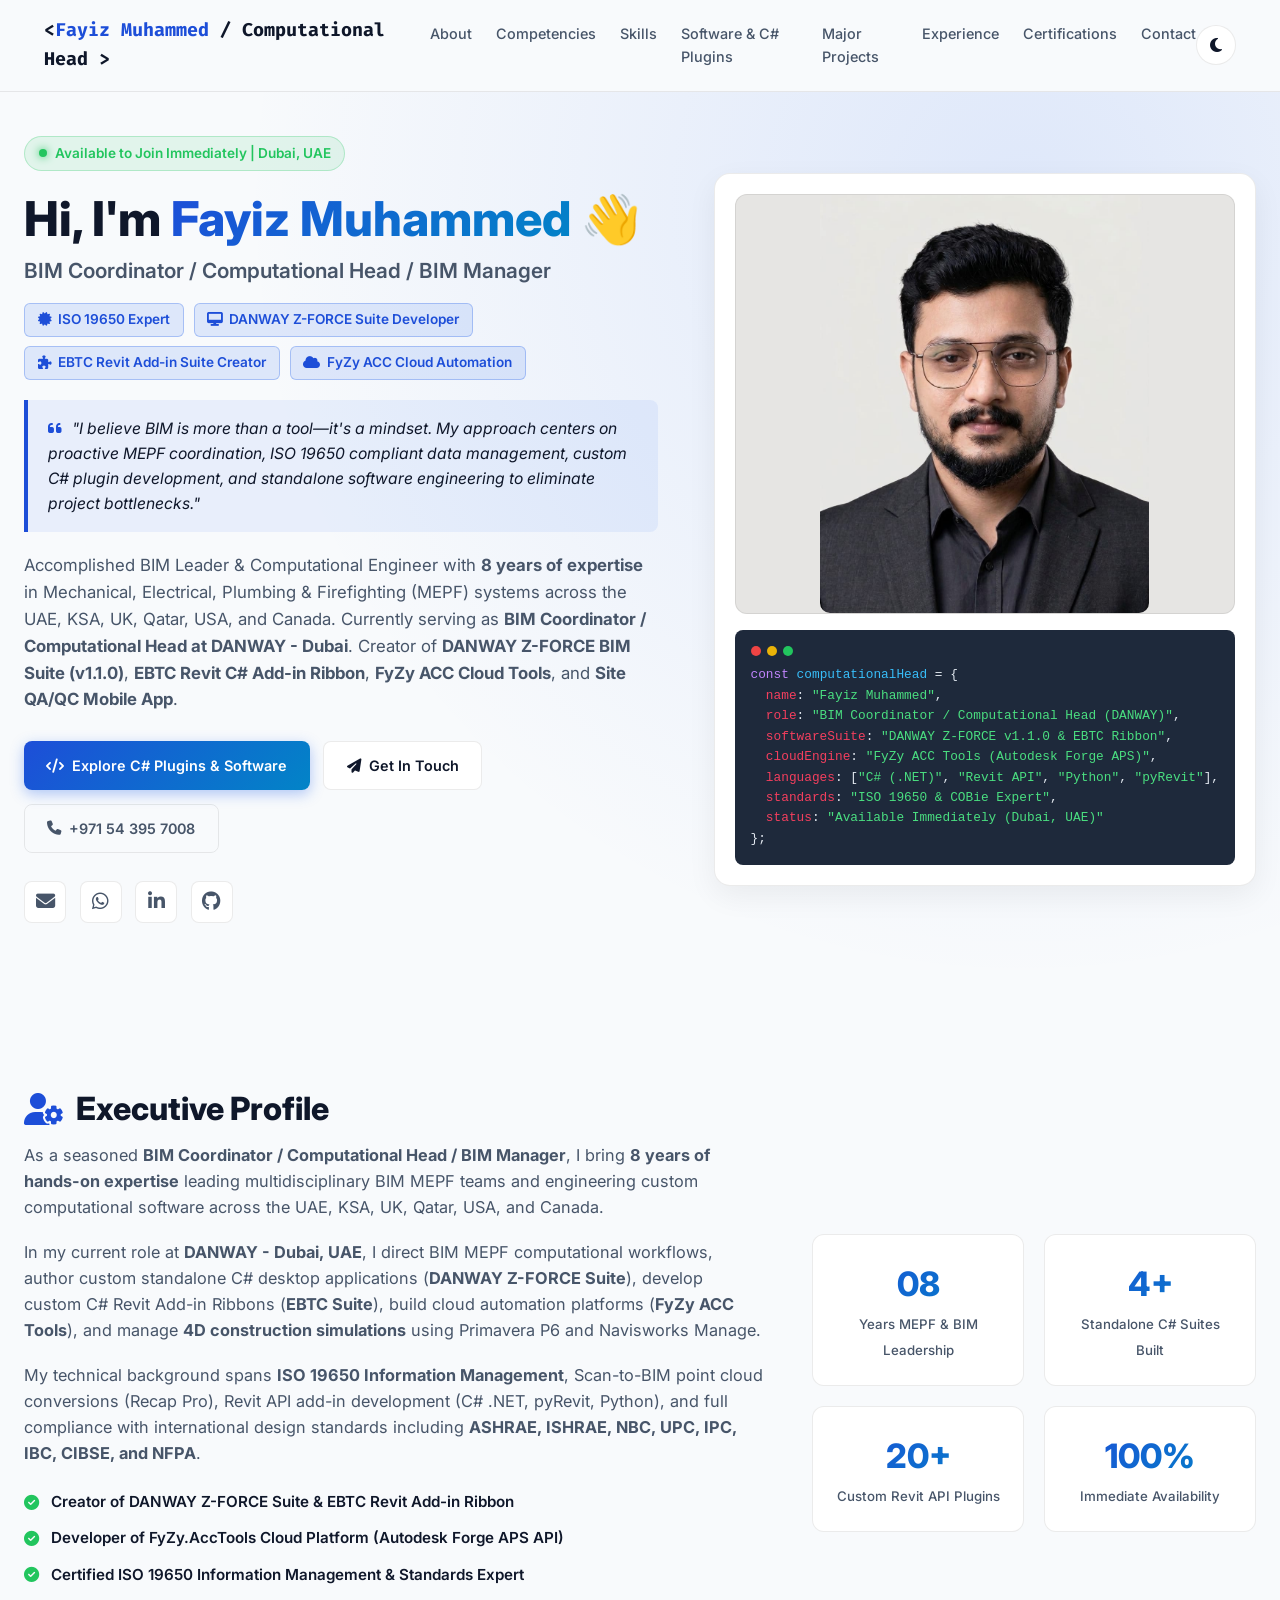
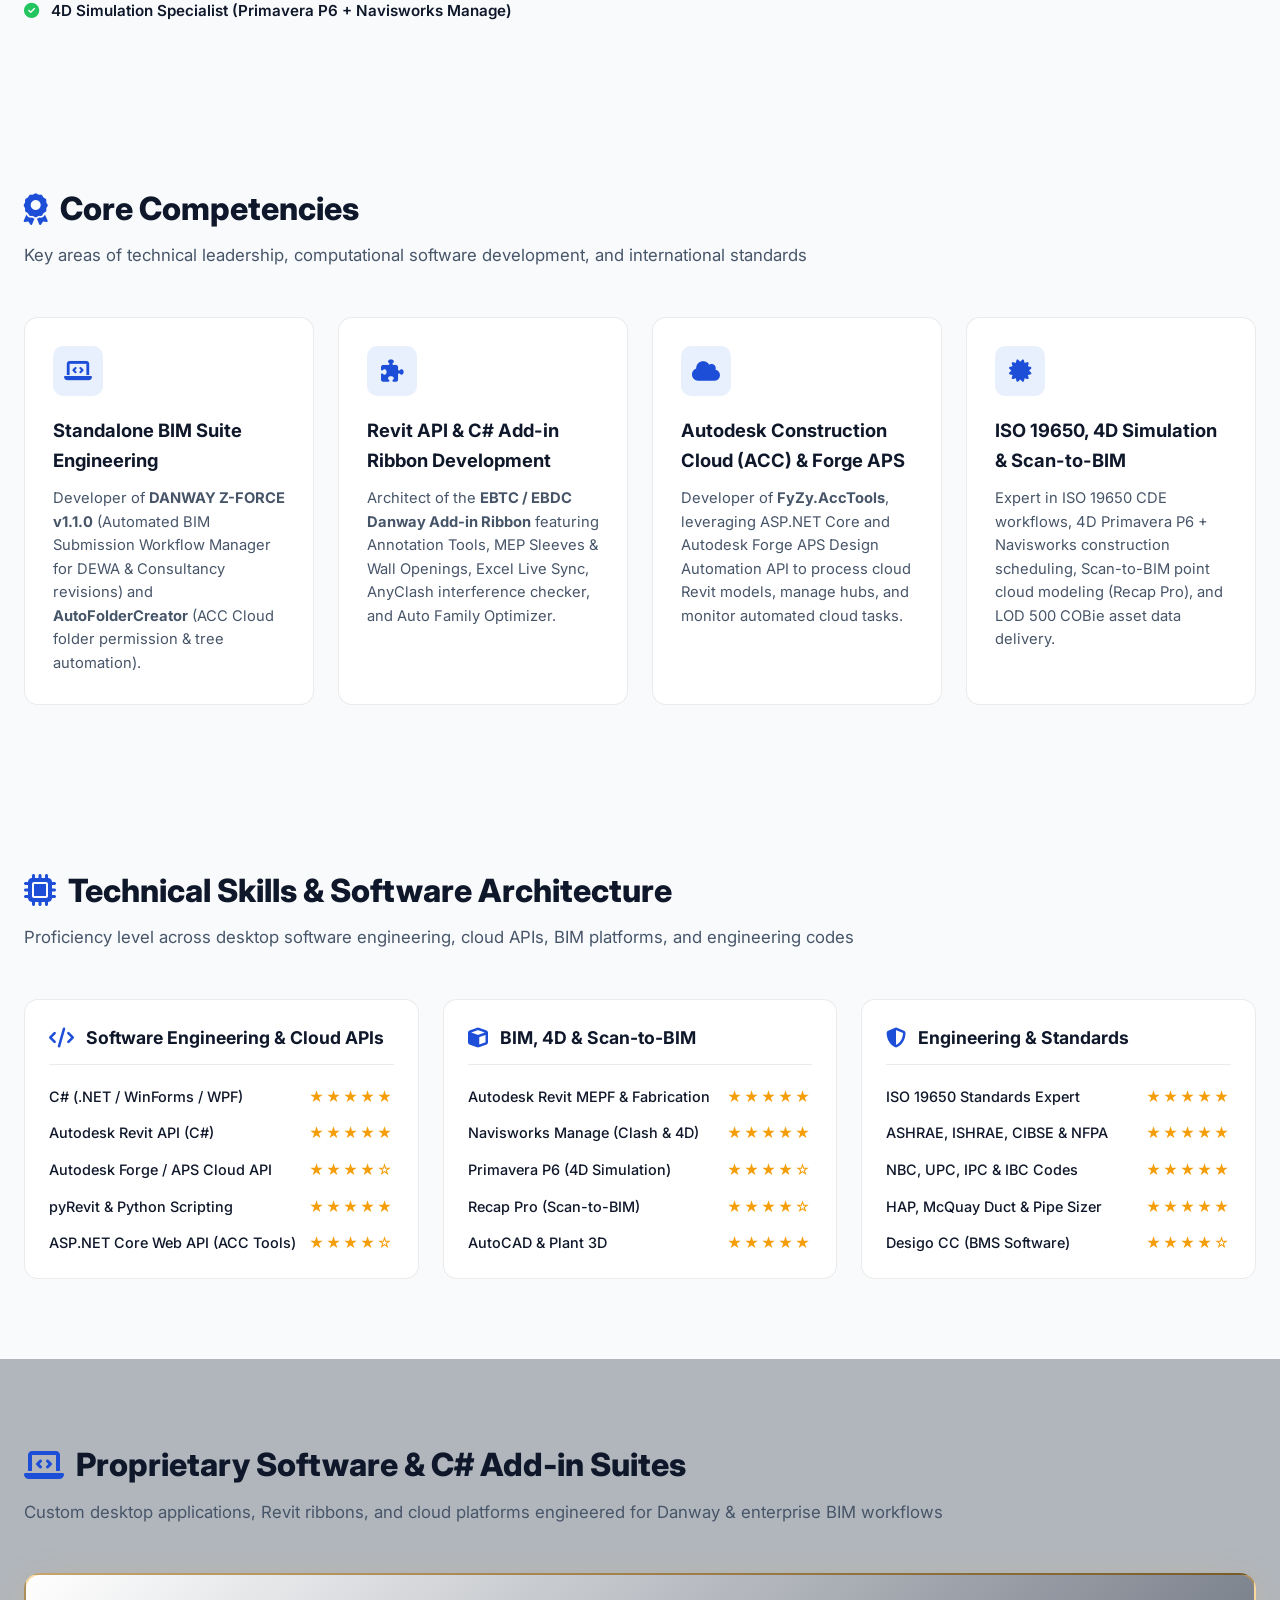
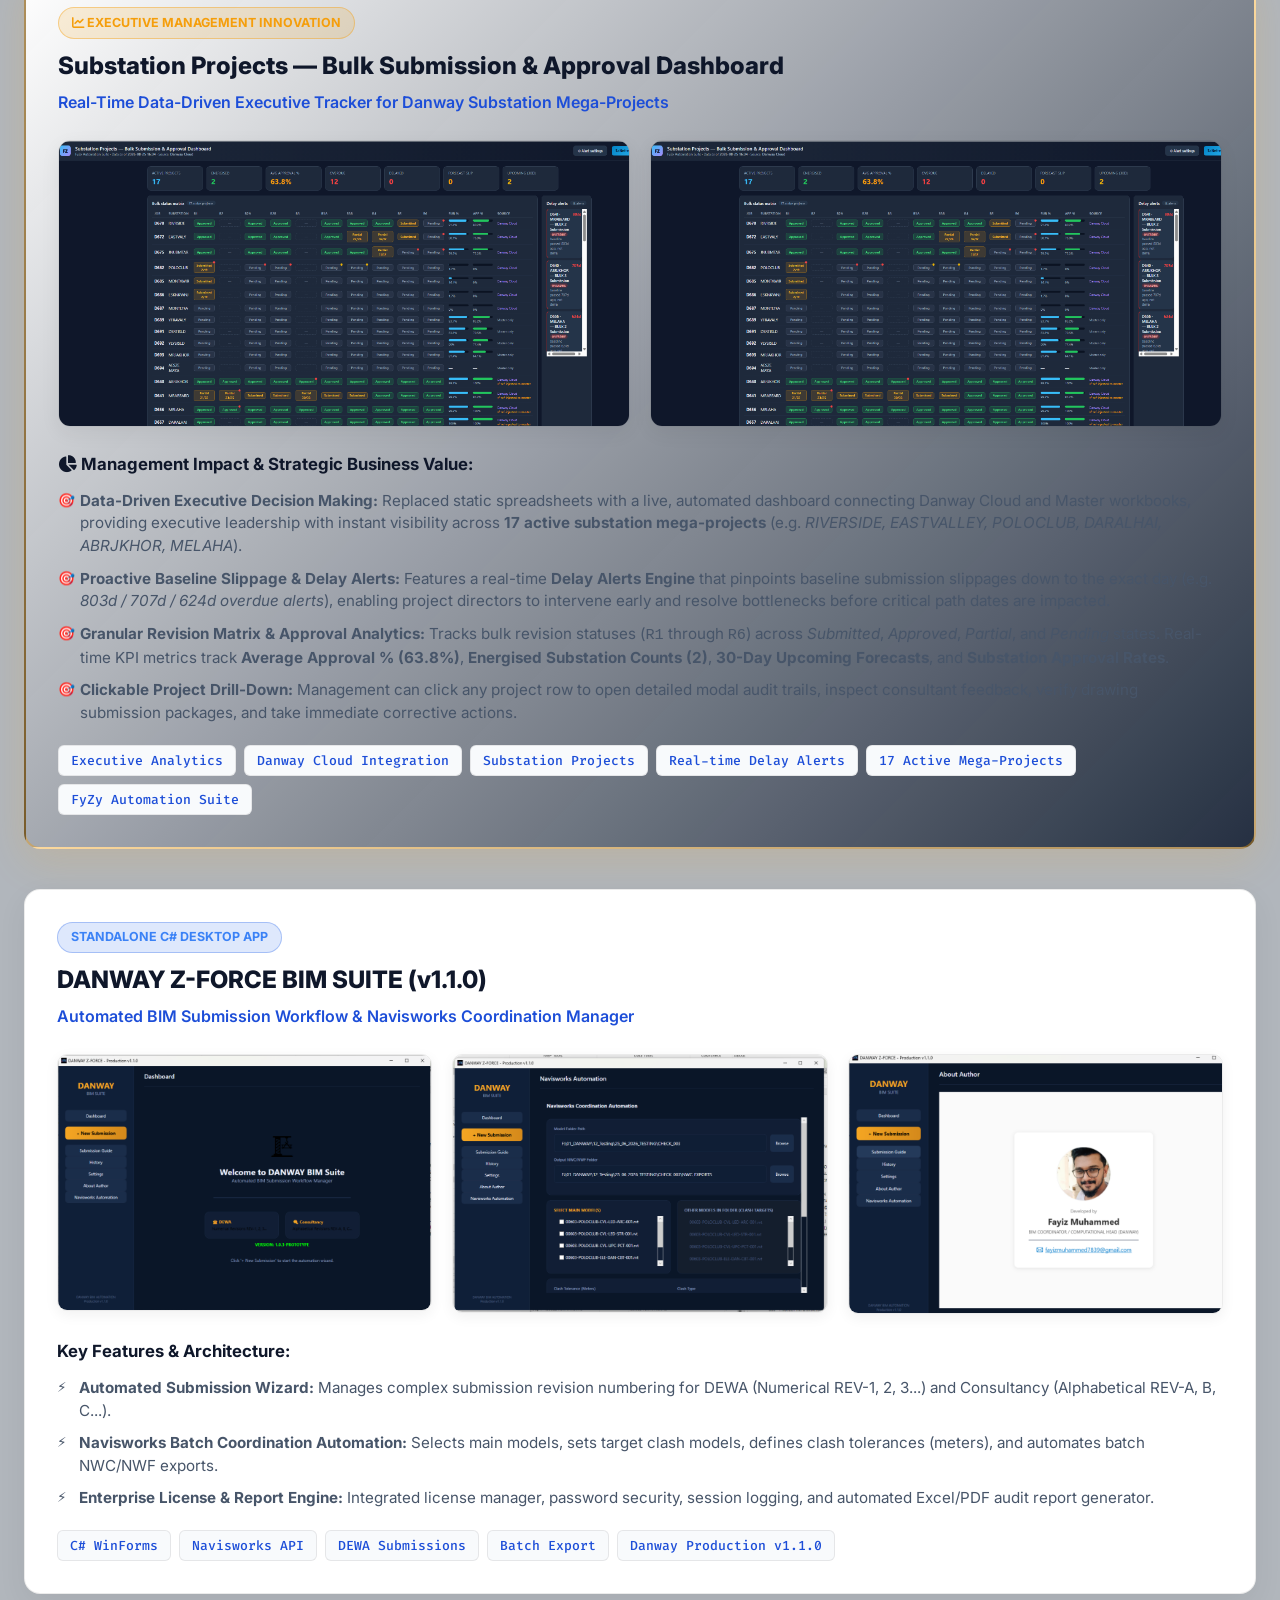
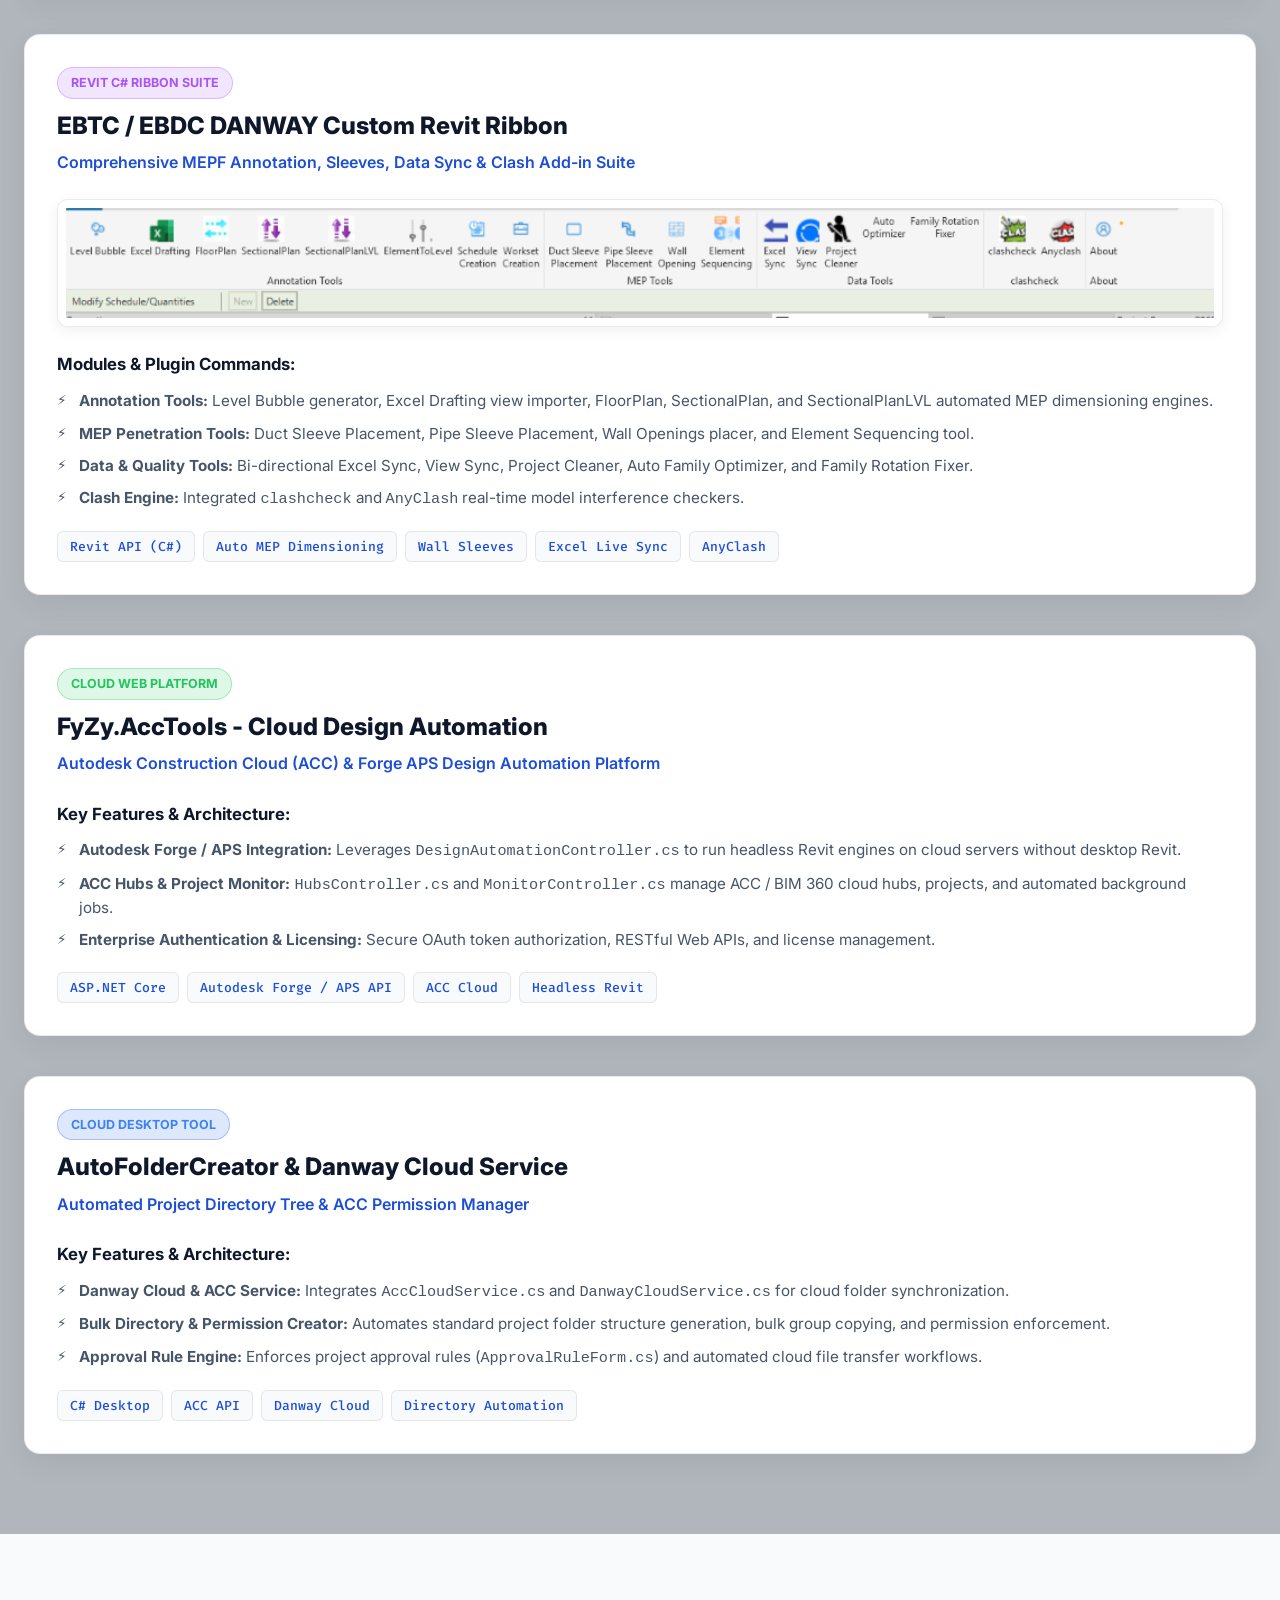
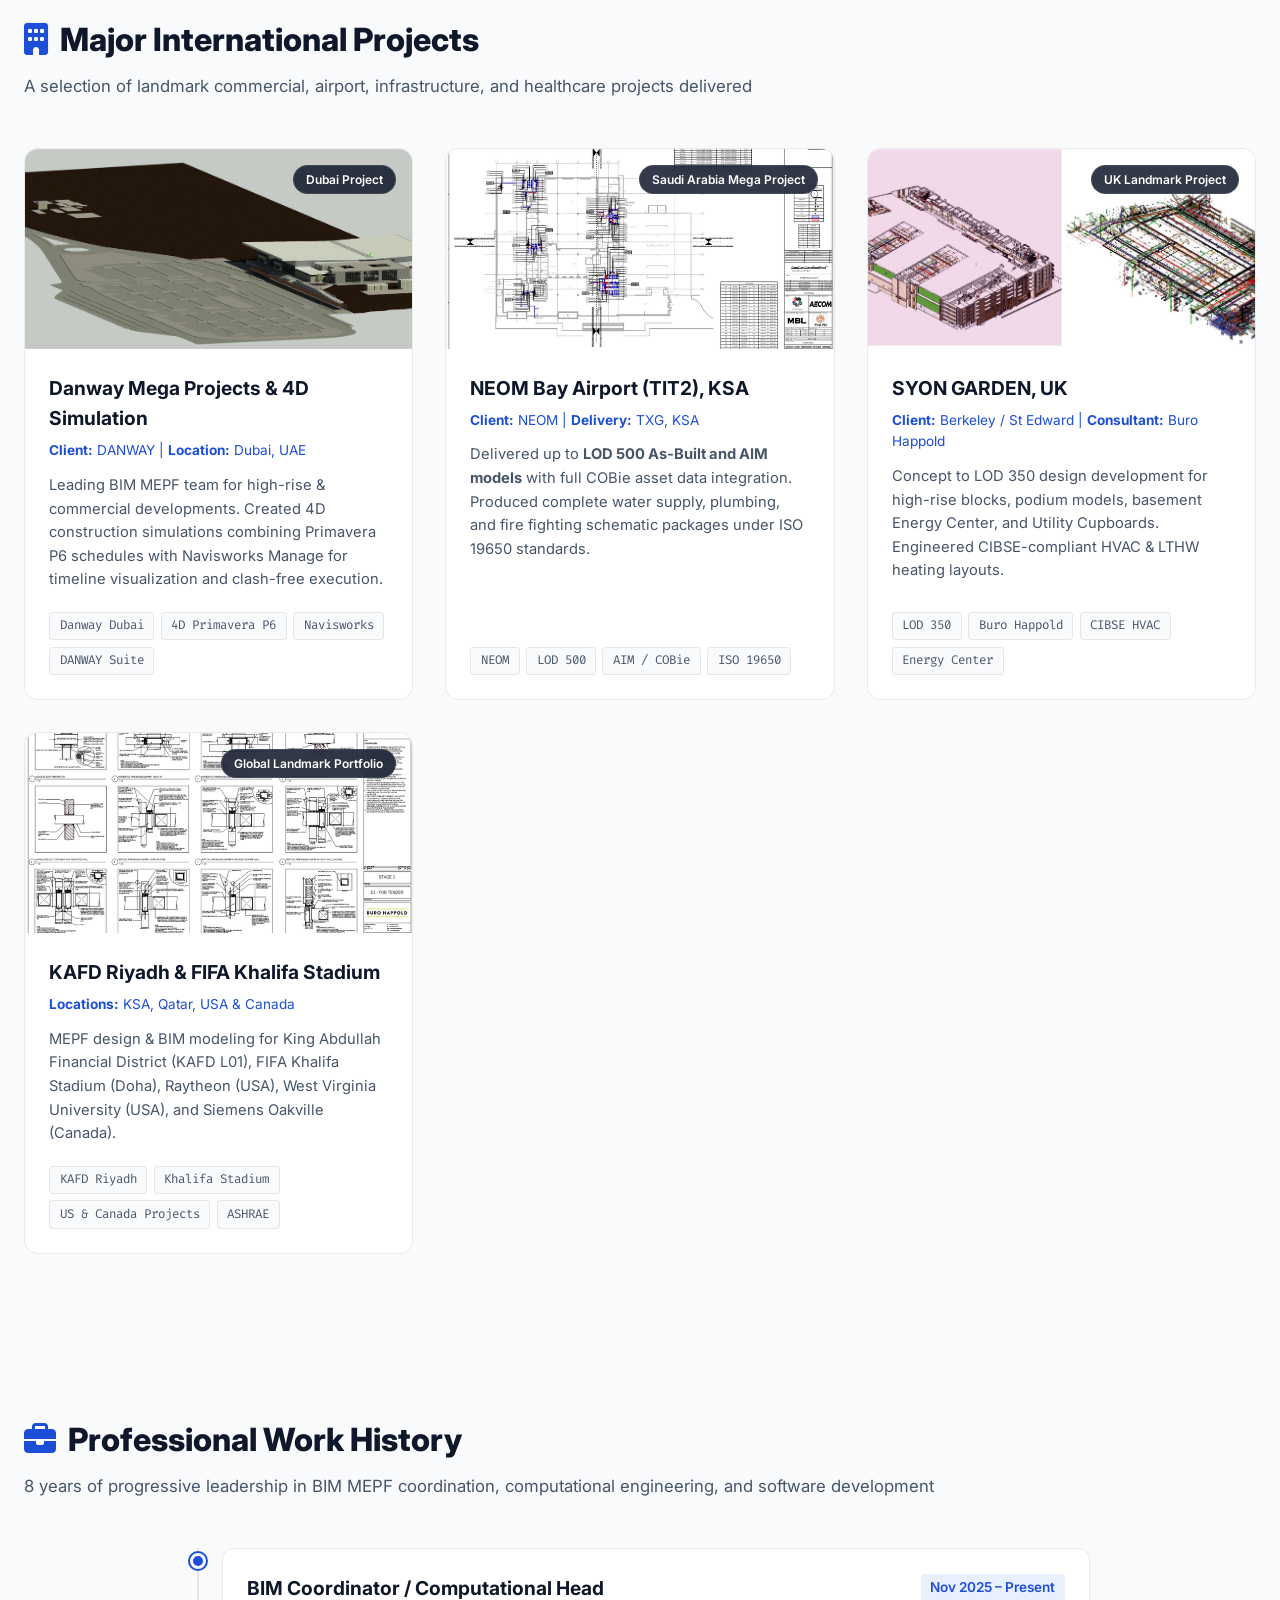
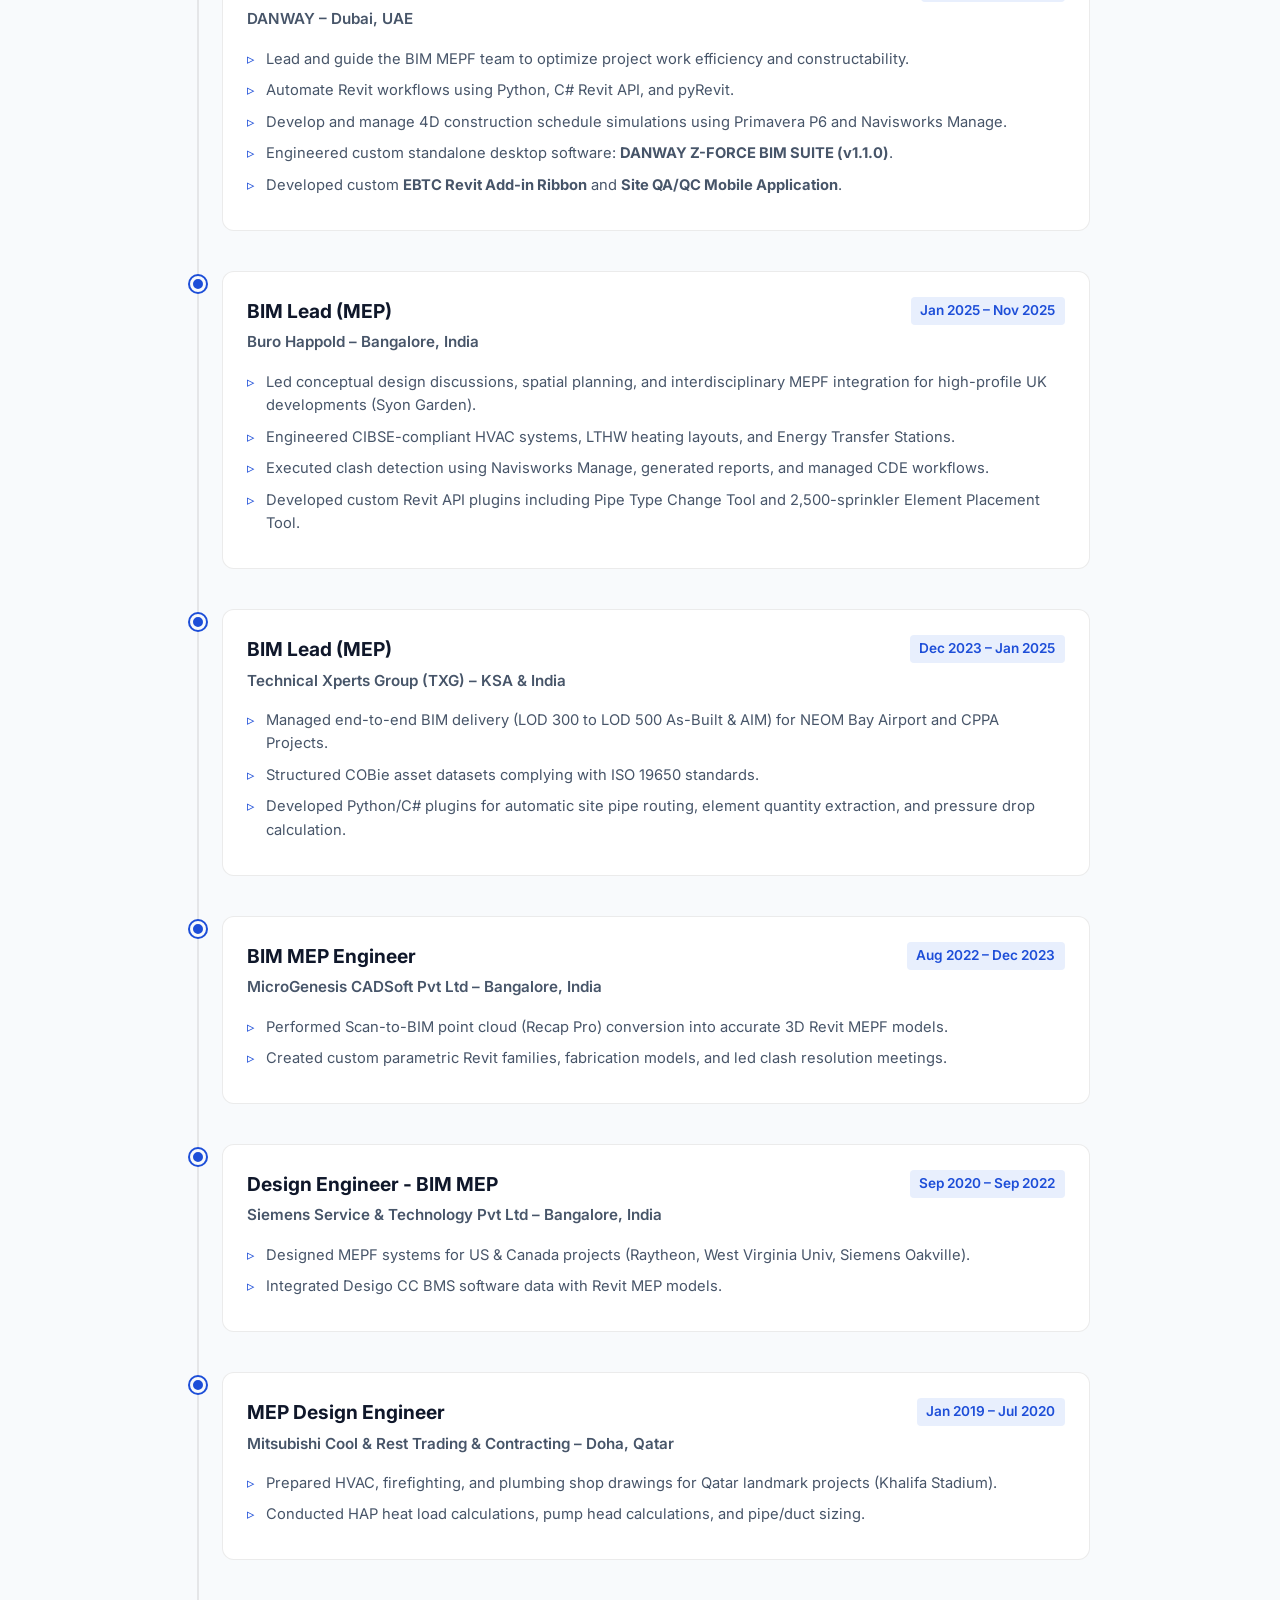
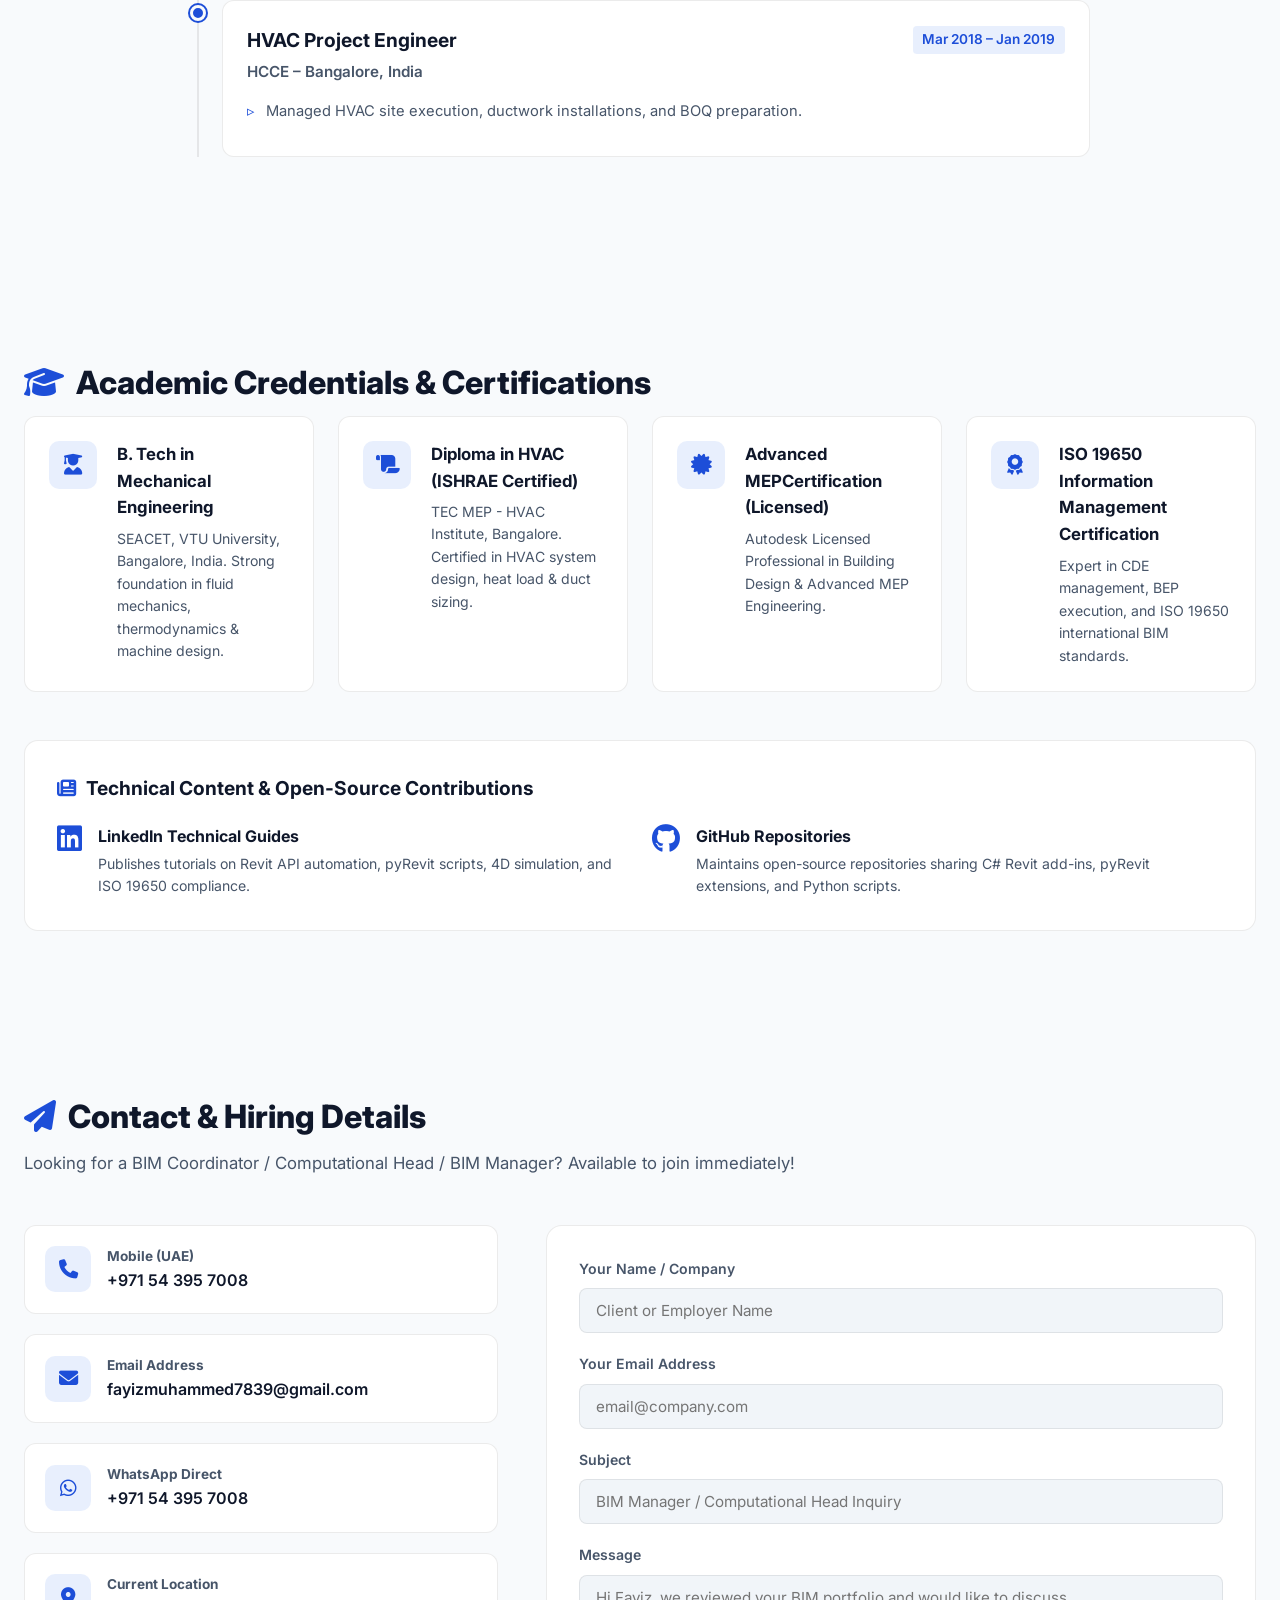
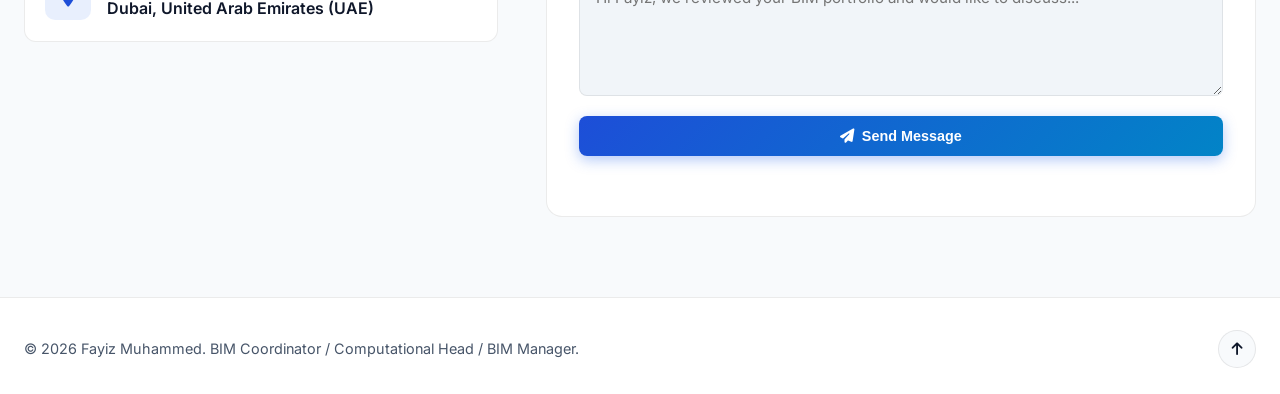
<file: index.html>
<!DOCTYPE html>
<html lang="en" data-theme="dark">
<head>
    <meta charset="UTF-8">
    <meta name="viewport" content="width=device-width, initial-scale=1.0">
    <title>Fayiz Muhammed | BIM Coordinator / Computational Head / BIM Manager | ISO 19650 Expert</title>
    <meta name="description" content="Official Portfolio of Fayiz Muhammed - BIM Coordinator & Computational Head at Danway Dubai, BIM Manager & ISO 19650 Expert. Developer of DANWAY Z-FORCE Suite, EBTC Revit Add-in Ribbon, FyZy ACC Tools, and Site QA/QC Mobile App.">
    <!-- Font Awesome Icons -->
    <link rel="stylesheet" href="https://cdnjs.cloudflare.com/ajax/libs/font-awesome/6.4.0/css/all.min.css">
    <!-- Google Fonts -->
    <link rel="preconnect" href="https://fonts.googleapis.com">
    <link rel="preconnect" href="https://fonts.gstatic.com" crossorigin>
    <link href="https://fonts.googleapis.com/css2?family=Inter:wght@300;400;500;600;700;800&family=Fira+Code:wght@400;500;600&display=swap" rel="stylesheet">
    <link rel="stylesheet" href="styles.css">
</head>
<body>

    <!-- Navigation Bar -->
    <header class="navbar" id="navbar">
        <div class="nav-container">
            <a href="#hero" class="nav-logo">&lt;<span class="highlight">Fayiz Muhammed</span> / Computational Head &gt;</a>
            
            <nav class="nav-links" id="nav-links">
                <a href="#about" class="nav-item">About</a>
                <a href="#competencies" class="nav-item">Competencies</a>
                <a href="#skills" class="nav-item">Skills</a>
                <a href="#software" class="nav-item">Software & C# Plugins</a>
                <a href="#projects" class="nav-item">Major Projects</a>
                <a href="#experience" class="nav-item">Experience</a>
                <a href="#education" class="nav-item">Certifications</a>
                <a href="#contact" class="nav-item">Contact</a>
            </nav>

            <div class="nav-actions">
                <button id="theme-toggle" class="theme-toggle-btn" aria-label="Toggle theme">
                    <i class="fa-solid fa-moon"></i>
                </button>
                <button class="hamburger-menu" id="hamburger-menu" aria-label="Toggle Navigation">
                    <i class="fa-solid fa-bars"></i>
                </button>
            </div>
        </div>
    </header>

    <!-- Hero Section -->
    <section id="hero" class="hero-section">
        <div class="hero-container">
            <div class="hero-content">
                <div class="badge-status">
                    <span class="status-dot"></span> Available to Join Immediately | Dubai, UAE
                </div>
                <h1 class="hero-title">
                    Hi, I'm <span class="text-gradient">Fayiz Muhammed</span> 👋
                </h1>
                <h2 class="hero-subtitle">BIM Coordinator / Computational Head / BIM Manager</h2>
                <div class="hero-tags">
                    <span class="hero-tag"><i class="fa-solid fa-certificate"></i> ISO 19650 Expert</span>
                    <span class="hero-tag"><i class="fa-solid fa-desktop"></i> DANWAY Z-FORCE Suite Developer</span>
                    <span class="hero-tag"><i class="fa-solid fa-puzzle-piece"></i> EBTC Revit Add-in Suite Creator</span>
                    <span class="hero-tag"><i class="fa-solid fa-cloud"></i> FyZy ACC Cloud Automation</span>
                </div>
                <p class="hero-quote">
                    <i class="fa-solid fa-quote-left quote-icon"></i>
                    <em>"I believe BIM is more than a tool—it's a mindset. My approach centers on proactive MEPF coordination, ISO 19650 compliant data management, custom C# plugin development, and standalone software engineering to eliminate project bottlenecks."</em>
                </p>
                <p class="hero-description">
                    Accomplished BIM Leader & Computational Engineer with <strong>8 years of expertise</strong> in Mechanical, Electrical, Plumbing & Firefighting (MEPF) systems across the UAE, KSA, UK, Qatar, USA, and Canada. Currently serving as <strong>BIM Coordinator / Computational Head at DANWAY - Dubai</strong>. Creator of <strong>DANWAY Z-FORCE BIM Suite (v1.1.0)</strong>, <strong>EBTC Revit C# Add-in Ribbon</strong>, <strong>FyZy ACC Cloud Tools</strong>, and <strong>Site QA/QC Mobile App</strong>.
                </p>
                <div class="hero-cta-buttons">
                    <a href="#software" class="btn btn-primary"><i class="fa-solid fa-code"></i> Explore C# Plugins & Software</a>
                    <a href="#contact" class="btn btn-secondary"><i class="fa-solid fa-paper-plane"></i> Get In Touch</a>
                    <a href="tel:+971543957008" class="btn btn-outline"><i class="fa-solid fa-phone"></i> +971 54 395 7008</a>
                </div>
                <div class="hero-socials">
                    <a href="mailto:fayizmuhammed7839@gmail.com" aria-label="Email"><i class="fa-solid fa-envelope"></i></a>
                    <a href="https://wa.me/971543957008" target="_blank" rel="noopener" aria-label="WhatsApp"><i class="fa-brands fa-whatsapp"></i></a>
                    <a href="https://linkedin.com" target="_blank" rel="noopener" aria-label="LinkedIn"><i class="fa-brands fa-linkedin-in"></i></a>
                    <a href="https://github.com/fayizmuhammed7839-ship-it" target="_blank" rel="noopener" aria-label="GitHub"><i class="fa-brands fa-github"></i></a>
                </div>
            </div>
            <div class="hero-avatar-container">
                <div class="avatar-card">
                    <div class="avatar-image-box">
                        <img src="images/latest_profile.jpeg" alt="Fayiz Muhammed Profile" class="profile-img" onerror="this.onerror=null; this.src='images/fayiz_headshot_full.jpg';">
                    </div>
                    <div class="code-snippet-box">
                        <div class="window-controls">
                            <span class="dot red"></span>
                            <span class="dot yellow"></span>
                            <span class="dot green"></span>
                        </div>
                        <pre><code><span class="kwd">const</span> <span class="var">computationalHead</span> = {
  <span class="prop">name</span>: <span class="str">"Fayiz Muhammed"</span>,
  <span class="prop">role</span>: <span class="str">"BIM Coordinator / Computational Head (DANWAY)"</span>,
  <span class="prop">softwareSuite</span>: <span class="str">"DANWAY Z-FORCE v1.1.0 & EBTC Ribbon"</span>,
  <span class="prop">cloudEngine</span>: <span class="str">"FyZy ACC Tools (Autodesk Forge APS)"</span>,
  <span class="prop">languages</span>: [<span class="str">"C# (.NET)"</span>, <span class="str">"Revit API"</span>, <span class="str">"Python"</span>, <span class="str">"pyRevit"</span>],
  <span class="prop">standards</span>: <span class="str">"ISO 19650 & COBie Expert"</span>,
  <span class="prop">status</span>: <span class="str">"Available Immediately (Dubai, UAE)"</span>
};</code></pre>
                    </div>
                </div>
            </div>
        </div>
    </section>

    <!-- About Section -->
    <section id="about" class="section about-section">
        <div class="section-container">
            <h2 class="section-title"><i class="fa-solid fa-user-gear"></i> Executive Profile</h2>
            <div class="about-grid">
                <div class="about-text">
                    <p>
                        As a seasoned <strong>BIM Coordinator / Computational Head / BIM Manager</strong>, I bring <strong>8 years of hands-on expertise</strong> leading multidisciplinary BIM MEPF teams and engineering custom computational software across the UAE, KSA, UK, Qatar, USA, and Canada.
                    </p>
                    <p>
                        In my current role at <strong>DANWAY - Dubai, UAE</strong>, I direct BIM MEPF computational workflows, author custom standalone C# desktop applications (<strong>DANWAY Z-FORCE Suite</strong>), develop custom C# Revit Add-in Ribbons (<strong>EBTC Suite</strong>), build cloud automation platforms (<strong>FyZy ACC Tools</strong>), and manage <strong>4D construction simulations</strong> using Primavera P6 and Navisworks Manage.
                    </p>
                    <p>
                        My technical background spans <strong>ISO 19650 Information Management</strong>, Scan-to-BIM point cloud conversions (Recap Pro), Revit API add-in development (C# .NET, pyRevit, Python), and full compliance with international design standards including <strong>ASHRAE, ISHRAE, NBC, UPC, IPC, IBC, CIBSE, and NFPA</strong>.
                    </p>
                    <div class="about-highlights">
                        <div class="highlight-item">
                            <i class="fa-solid fa-circle-check"></i> Creator of DANWAY Z-FORCE Suite & EBTC Revit Add-in Ribbon
                        </div>
                        <div class="highlight-item">
                            <i class="fa-solid fa-circle-check"></i> Developer of FyZy.AccTools Cloud Platform (Autodesk Forge APS API)
                        </div>
                        <div class="highlight-item">
                            <i class="fa-solid fa-circle-check"></i> Certified ISO 19650 Information Management & Standards Expert
                        </div>
                        <div class="highlight-item">
                            <i class="fa-solid fa-circle-check"></i> 4D Simulation Specialist (Primavera P6 + Navisworks Manage)
                        </div>
                    </div>
                </div>
                <div class="about-stats-grid">
                    <div class="stat-card">
                        <span class="stat-number">08</span>
                        <span class="stat-label">Years MEPF & BIM Leadership</span>
                    </div>
                    <div class="stat-card">
                        <span class="stat-number">4+</span>
                        <span class="stat-label">Standalone C# Suites Built</span>
                    </div>
                    <div class="stat-card">
                        <span class="stat-number">20+</span>
                        <span class="stat-label">Custom Revit API Plugins</span>
                    </div>
                    <div class="stat-card">
                        <span class="stat-number">100%</span>
                        <span class="stat-label">Immediate Availability</span>
                    </div>
                </div>
            </div>
        </div>
    </section>

    <!-- Core Competencies Section -->
    <section id="competencies" class="section competencies-section">
        <div class="section-container">
            <h2 class="section-title"><i class="fa-solid fa-award"></i> Core Competencies</h2>
            <p class="section-subtitle">Key areas of technical leadership, computational software development, and international standards</p>
            
            <div class="competencies-grid">
                <div class="competency-card">
                    <div class="comp-icon"><i class="fa-solid fa-laptop-code"></i></div>
                    <h3>Standalone BIM Suite Engineering</h3>
                    <p>Developer of <strong>DANWAY Z-FORCE v1.1.0</strong> (Automated BIM Submission Workflow Manager for DEWA & Consultancy revisions) and <strong>AutoFolderCreator</strong> (ACC Cloud folder permission & tree automation).</p>
                </div>

                <div class="competency-card">
                    <div class="comp-icon"><i class="fa-solid fa-puzzle-piece"></i></div>
                    <h3>Revit API & C# Add-in Ribbon Development</h3>
                    <p>Architect of the <strong>EBTC / EBDC Danway Add-in Ribbon</strong> featuring Annotation Tools, MEP Sleeves & Wall Openings, Excel Live Sync, AnyClash interference checker, and Auto Family Optimizer.</p>
                </div>

                <div class="competency-card">
                    <div class="comp-icon"><i class="fa-solid fa-cloud"></i></div>
                    <h3>Autodesk Construction Cloud (ACC) & Forge APS</h3>
                    <p>Developer of <strong>FyZy.AccTools</strong>, leveraging ASP.NET Core and Autodesk Forge APS Design Automation API to process cloud Revit models, manage hubs, and monitor automated cloud tasks.</p>
                </div>

                <div class="competency-card">
                    <div class="comp-icon"><i class="fa-solid fa-certificate"></i></div>
                    <h3>ISO 19650, 4D Simulation & Scan-to-BIM</h3>
                    <p>Expert in ISO 19650 CDE workflows, 4D Primavera P6 + Navisworks construction scheduling, Scan-to-BIM point cloud modeling (Recap Pro), and LOD 500 COBie asset data delivery.</p>
                </div>
            </div>
        </div>
    </section>

    <!-- Skills Section -->
    <section id="skills" class="section skills-section">
        <div class="section-container">
            <h2 class="section-title"><i class="fa-solid fa-microchip"></i> Technical Skills & Software Architecture</h2>
            <p class="section-subtitle">Proficiency level across desktop software engineering, cloud APIs, BIM platforms, and engineering codes</p>
            
            <div class="skills-grid">
                <!-- C# & Cloud Development -->
                <div class="skill-category-card">
                    <div class="category-header">
                        <i class="fa-solid fa-code category-icon"></i>
                        <h3>Software Engineering & Cloud APIs</h3>
                    </div>
                    <div class="skill-ratings-list">
                        <div class="rating-item">
                            <span class="skill-name">C# (.NET / WinForms / WPF)</span>
                            <span class="stars">★★★★★</span>
                        </div>
                        <div class="rating-item">
                            <span class="skill-name">Autodesk Revit API (C#)</span>
                            <span class="stars">★★★★★</span>
                        </div>
                        <div class="rating-item">
                            <span class="skill-name">Autodesk Forge / APS Cloud API</span>
                            <span class="stars">★★★★☆</span>
                        </div>
                        <div class="rating-item">
                            <span class="skill-name">pyRevit & Python Scripting</span>
                            <span class="stars">★★★★★</span>
                        </div>
                        <div class="rating-item">
                            <span class="skill-name">ASP.NET Core Web API (ACC Tools)</span>
                            <span class="stars">★★★★☆</span>
                        </div>
                    </div>
                </div>

                <!-- BIM & 4D Simulation -->
                <div class="skill-category-card">
                    <div class="category-header">
                        <i class="fa-solid fa-cube category-icon"></i>
                        <h3>BIM, 4D & Scan-to-BIM</h3>
                    </div>
                    <div class="skill-ratings-list">
                        <div class="rating-item">
                            <span class="skill-name">Autodesk Revit MEPF & Fabrication</span>
                            <span class="stars">★★★★★</span>
                        </div>
                        <div class="rating-item">
                            <span class="skill-name">Navisworks Manage (Clash & 4D)</span>
                            <span class="stars">★★★★★</span>
                        </div>
                        <div class="rating-item">
                            <span class="skill-name">Primavera P6 (4D Simulation)</span>
                            <span class="stars">★★★★☆</span>
                        </div>
                        <div class="rating-item">
                            <span class="skill-name">Recap Pro (Scan-to-BIM)</span>
                            <span class="stars">★★★★☆</span>
                        </div>
                        <div class="rating-item">
                            <span class="skill-name">AutoCAD & Plant 3D</span>
                            <span class="stars">★★★★★</span>
                        </div>
                    </div>
                </div>

                <!-- Engineering & Standards -->
                <div class="skill-category-card">
                    <div class="category-header">
                        <i class="fa-solid fa-shield-halved category-icon"></i>
                        <h3>Engineering & Standards</h3>
                    </div>
                    <div class="skill-ratings-list">
                        <div class="rating-item">
                            <span class="skill-name">ISO 19650 Standards Expert</span>
                            <span class="stars">★★★★★</span>
                        </div>
                        <div class="rating-item">
                            <span class="skill-name">ASHRAE, ISHRAE, CIBSE & NFPA</span>
                            <span class="stars">★★★★★</span>
                        </div>
                        <div class="rating-item">
                            <span class="skill-name">NBC, UPC, IPC & IBC Codes</span>
                            <span class="stars">★★★★★</span>
                        </div>
                        <div class="rating-item">
                            <span class="skill-name">HAP, McQuay Duct & Pipe Sizer</span>
                            <span class="stars">★★★★★</span>
                        </div>
                        <div class="rating-item">
                            <span class="skill-name">Desigo CC (BMS Software)</span>
                            <span class="stars">★★★★☆</span>
                        </div>
                    </div>
                </div>
            </div>
        </div>
    </section>

    <!-- PROPRIETARY C# PLUGINS & STANDALONE SOFTWARE SECTION -->
    <section id="software" class="section software-section">
        <div class="section-container">
            <h2 class="section-title"><i class="fa-solid fa-laptop-code"></i> Proprietary Software & C# Add-in Suites</h2>
            <p class="section-subtitle">Custom desktop applications, Revit ribbons, and cloud platforms engineered for Danway & enterprise BIM workflows</p>

            <div class="software-showcase-grid">
                
                <!-- System 0 (Executive Spotlight): SUBSTATION PROJECTS BULK TRACKER DASHBOARD -->
                <div class="software-card spotlight-card">
                    <div class="software-header">
                        <span class="software-tag executive"><i class="fa-solid fa-chart-line"></i> Executive Management Innovation</span>
                        <h3>Substation Projects — Bulk Submission & Approval Dashboard</h3>
                        <p class="software-subtitle">Real-Time Data-Driven Executive Tracker for Danway Substation Mega-Projects</p>
                    </div>
                    <div class="software-preview-spotlight">
                        <img src="images/substation_bulk_dashboard.png" alt="Substation Projects Bulk Dashboard Overview" class="software-img spotlight-img">
                        <img src="images/substation_bulk_dashboard_full.png" alt="Substation Projects Bulk Dashboard Detailed Matrix" class="software-img spotlight-img">
                    </div>
                    <div class="software-details">
                        <h4><i class="fa-solid fa-chart-pie"></i> Management Impact & Strategic Business Value:</h4>
                        <ul class="software-feature-list executive-impact">
                            <li><strong>Data-Driven Executive Decision Making:</strong> Replaced static spreadsheets with a live, automated dashboard connecting Danway Cloud and Master workbooks, providing executive leadership with instant visibility across <strong>17 active substation mega-projects</strong> (e.g. <em>RIVERSIDE, EASTVALLEY, POLOCLUB, DARALHAI, ABRJKHOR, MELAHA</em>).</li>
                            <li><strong>Proactive Baseline Slippage & Delay Alerts:</strong> Features a real-time <strong>Delay Alerts Engine</strong> that pinpoints baseline submission slippages down to the exact day (e.g. <em>803d / 707d / 624d overdue alerts</em>), enabling project directors to intervene early and resolve bottlenecks before critical path dates are impacted.</li>
                            <li><strong>Granular Revision Matrix & Approval Analytics:</strong> Tracks bulk revision statuses (<code>R1</code> through <code>R6</code>) across <em>Submitted</em>, <em>Approved</em>, <em>Partial</em>, and <em>Pending</em> states. Real-time KPI metrics track <strong>Average Approval % (63.8%)</strong>, <strong>Energised Substation Counts (2)</strong>, <strong>30-Day Upcoming Forecasts</strong>, and <strong>Substation Approval Rates</strong>.</li>
                            <li><strong>Clickable Project Drill-Down:</strong> Management can click any project row to open detailed modal audit trails, inspect consultant feedback, verify drawing submission packages, and take immediate corrective actions.</li>
                        </ul>
                        <div class="software-tech-tags">
                            <span>Executive Analytics</span>
                            <span>Danway Cloud Integration</span>
                            <span>Substation Projects</span>
                            <span>Real-time Delay Alerts</span>
                            <span>17 Active Mega-Projects</span>
                            <span>FyZy Automation Suite</span>
                        </div>
                    </div>
                </div>

                <!-- System 1: DANWAY Z-FORCE BIM SUITE -->
                <div class="software-card">
                    <div class="software-header">
                        <span class="software-tag desktop">Standalone C# Desktop App</span>
                        <h3>DANWAY Z-FORCE BIM SUITE (v1.1.0)</h3>
                        <p class="software-subtitle">Automated BIM Submission Workflow & Navisworks Coordination Manager</p>
                    </div>
                    <div class="software-preview-carousel">
                        <img src="images/danway_zforce_dashboard.png" alt="DANWAY Z-FORCE Dashboard" class="software-img">
                        <img src="images/danway_navisworks_automation.png" alt="Navisworks Automation" class="software-img">
                        <img src="images/danway_zforce_about.png" alt="About Author UI" class="software-img">
                    </div>
                    <div class="software-details">
                        <h4>Key Features & Architecture:</h4>
                        <ul class="software-feature-list">
                            <li><strong>Automated Submission Wizard:</strong> Manages complex submission revision numbering for DEWA (Numerical REV-1, 2, 3...) and Consultancy (Alphabetical REV-A, B, C...).</li>
                            <li><strong>Navisworks Batch Coordination Automation:</strong> Selects main models, sets target clash models, defines clash tolerances (meters), and automates batch NWC/NWF exports.</li>
                            <li><strong>Enterprise License & Report Engine:</strong> Integrated license manager, password security, session logging, and automated Excel/PDF audit report generator.</li>
                        </ul>
                        <div class="software-tech-tags">
                            <span>C# WinForms</span>
                            <span>Navisworks API</span>
                            <span>DEWA Submissions</span>
                            <span>Batch Export</span>
                            <span>Danway Production v1.1.0</span>
                        </div>
                    </div>
                </div>

                <!-- System 2: EBTC DANWAY REVIT ADD-IN RIBBON -->
                <div class="software-card">
                    <div class="software-header">
                        <span class="software-tag revit">Revit C# Ribbon Suite</span>
                        <h3>EBTC / EBDC DANWAY Custom Revit Ribbon</h3>
                        <p class="software-subtitle">Comprehensive MEPF Annotation, Sleeves, Data Sync & Clash Add-in Suite</p>
                    </div>
                    <div class="software-preview-carousel">
                        <img src="images/danway_ribbon_tools.png" alt="EBTC Revit Ribbon Toolbar" class="software-img ribbon-img">
                    </div>
                    <div class="software-details">
                        <h4>Modules & Plugin Commands:</h4>
                        <ul class="software-feature-list">
                            <li><strong>Annotation Tools:</strong> Level Bubble generator, Excel Drafting view importer, FloorPlan, SectionalPlan, and SectionalPlanLVL automated MEP dimensioning engines.</li>
                            <li><strong>MEP Penetration Tools:</strong> Duct Sleeve Placement, Pipe Sleeve Placement, Wall Openings placer, and Element Sequencing tool.</li>
                            <li><strong>Data & Quality Tools:</strong> Bi-directional Excel Sync, View Sync, Project Cleaner, Auto Family Optimizer, and Family Rotation Fixer.</li>
                            <li><strong>Clash Engine:</strong> Integrated <code>clashcheck</code> and <code>AnyClash</code> real-time model interference checkers.</li>
                        </ul>
                        <div class="software-tech-tags">
                            <span>Revit API (C#)</span>
                            <span>Auto MEP Dimensioning</span>
                            <span>Wall Sleeves</span>
                            <span>Excel Live Sync</span>
                            <span>AnyClash</span>
                        </div>
                    </div>
                </div>

                <!-- System 3: FyZy.AccTools CLOUD PLATFORM -->
                <div class="software-card">
                    <div class="software-header">
                        <span class="software-tag cloud">Cloud Web Platform</span>
                        <h3>FyZy.AccTools - Cloud Design Automation</h3>
                        <p class="software-subtitle">Autodesk Construction Cloud (ACC) & Forge APS Design Automation Platform</p>
                    </div>
                    <div class="software-details">
                        <h4>Key Features & Architecture:</h4>
                        <ul class="software-feature-list">
                            <li><strong>Autodesk Forge / APS Integration:</strong> Leverages <code>DesignAutomationController.cs</code> to run headless Revit engines on cloud servers without desktop Revit.</li>
                            <li><strong>ACC Hubs & Project Monitor:</strong> <code>HubsController.cs</code> and <code>MonitorController.cs</code> manage ACC / BIM 360 cloud hubs, projects, and automated background jobs.</li>
                            <li><strong>Enterprise Authentication & Licensing:</strong> Secure OAuth token authorization, RESTful Web APIs, and license management.</li>
                        </ul>
                        <div class="software-tech-tags">
                            <span>ASP.NET Core</span>
                            <span>Autodesk Forge / APS API</span>
                            <span>ACC Cloud</span>
                            <span>Headless Revit</span>
                        </div>
                    </div>
                </div>

                <!-- System 4: AutoFolderCreator & DANWAY CLOUD -->
                <div class="software-card">
                    <div class="software-header">
                        <span class="software-tag desktop">Cloud Desktop Tool</span>
                        <h3>AutoFolderCreator & Danway Cloud Service</h3>
                        <p class="software-subtitle">Automated Project Directory Tree & ACC Permission Manager</p>
                    </div>
                    <div class="software-details">
                        <h4>Key Features & Architecture:</h4>
                        <ul class="software-feature-list">
                            <li><strong>Danway Cloud & ACC Service:</strong> Integrates <code>AccCloudService.cs</code> and <code>DanwayCloudService.cs</code> for cloud folder synchronization.</li>
                            <li><strong>Bulk Directory & Permission Creator:</strong> Automates standard project folder structure generation, bulk group copying, and permission enforcement.</li>
                            <li><strong>Approval Rule Engine:</strong> Enforces project approval rules (<code>ApprovalRuleForm.cs</code>) and automated cloud file transfer workflows.</li>
                        </ul>
                        <div class="software-tech-tags">
                            <span>C# Desktop</span>
                            <span>ACC API</span>
                            <span>Danway Cloud</span>
                            <span>Directory Automation</span>
                        </div>
                    </div>
                </div>

            </div>
        </div>
    </section>

    <!-- Major Projects Showcase -->
    <section id="projects" class="section projects-section">
        <div class="section-container">
            <h2 class="section-title"><i class="fa-solid fa-building"></i> Major International Projects</h2>
            <p class="section-subtitle">A selection of landmark commercial, airport, infrastructure, and healthcare projects delivered</p>

            <div class="projects-grid">
                <!-- Project 1: Danway Dubai & 4D Simulation -->
                <div class="project-card">
                    <div class="project-image">
                        <img src="images/image41.jpg" alt="Danway Dubai 4D Simulation" class="project-img-file">
                        <span class="project-badge">Dubai Project</span>
                    </div>
                    <div class="project-content">
                        <h3 class="project-title">Danway Mega Projects & 4D Simulation</h3>
                        <p class="project-client"><strong>Client:</strong> DANWAY | <strong>Location:</strong> Dubai, UAE</p>
                        <p class="project-description">
                            Leading BIM MEPF team for high-rise & commercial developments. Created 4D construction simulations combining Primavera P6 schedules with Navisworks Manage for timeline visualization and clash-free execution.
                        </p>
                        <div class="project-tech">
                            <span>Danway Dubai</span>
                            <span>4D Primavera P6</span>
                            <span>Navisworks</span>
                            <span>DANWAY Suite</span>
                        </div>
                    </div>
                </div>

                <!-- Project 2: NEOM Bay Airport -->
                <div class="project-card">
                    <div class="project-image">
                        <img src="images/image42.jpg" alt="NEOM Bay Airport" class="project-img-file">
                        <span class="project-badge">Saudi Arabia Mega Project</span>
                    </div>
                    <div class="project-content">
                        <h3 class="project-title">NEOM Bay Airport (TIT2), KSA</h3>
                        <p class="project-client"><strong>Client:</strong> NEOM | <strong>Delivery:</strong> TXG, KSA</p>
                        <p class="project-description">
                            Delivered up to <strong>LOD 500 As-Built and AIM models</strong> with full COBie asset data integration. Produced complete water supply, plumbing, and fire fighting schematic packages under ISO 19650 standards.
                        </p>
                        <div class="project-tech">
                            <span>NEOM</span>
                            <span>LOD 500</span>
                            <span>AIM / COBie</span>
                            <span>ISO 19650</span>
                        </div>
                    </div>
                </div>

                <!-- Project 3: SYON GARDEN, UK -->
                <div class="project-card">
                    <div class="project-image">
                        <img src="images/image20.jpg" alt="Syon Garden UK" class="project-img-file">
                        <span class="project-badge">UK Landmark Project</span>
                    </div>
                    <div class="project-content">
                        <h3 class="project-title">SYON GARDEN, UK</h3>
                        <p class="project-client"><strong>Client:</strong> Berkeley / St Edward | <strong>Consultant:</strong> Buro Happold</p>
                        <p class="project-description">
                            Concept to LOD 350 design development for high-rise blocks, podium models, basement Energy Center, and Utility Cupboards. Engineered CIBSE-compliant HVAC & LTHW heating layouts.
                        </p>
                        <div class="project-tech">
                            <span>LOD 350</span>
                            <span>Buro Happold</span>
                            <span>CIBSE HVAC</span>
                            <span>Energy Center</span>
                        </div>
                    </div>
                </div>

                <!-- Project 4: KAFD Riyadh & FIFA Stadium -->
                <div class="project-card">
                    <div class="project-image">
                        <img src="images/image31.jpg" alt="KAFD Riyadh & Khalifa Stadium" class="project-img-file">
                        <span class="project-badge">Global Landmark Portfolio</span>
                    </div>
                    <div class="project-content">
                        <h3 class="project-title">KAFD Riyadh & FIFA Khalifa Stadium</h3>
                        <p class="project-client"><strong>Locations:</strong> KSA, Qatar, USA & Canada</p>
                        <p class="project-description">
                            MEPF design & BIM modeling for King Abdullah Financial District (KAFD L01), FIFA Khalifa Stadium (Doha), Raytheon (USA), West Virginia University (USA), and Siemens Oakville (Canada).
                        </p>
                        <div class="project-tech">
                            <span>KAFD Riyadh</span>
                            <span>Khalifa Stadium</span>
                            <span>US & Canada Projects</span>
                            <span>ASHRAE</span>
                        </div>
                    </div>
                </div>
            </div>
        </div>
    </section>

    <!-- Experience Timeline -->
    <section id="experience" class="section experience-section">
        <div class="section-container">
            <h2 class="section-title"><i class="fa-solid fa-briefcase"></i> Professional Work History</h2>
            <p class="section-subtitle">8 years of progressive leadership in BIM MEPF coordination, computational engineering, and software development</p>
            
            <div class="timeline">
                <!-- Role 1 -->
                <div class="timeline-item">
                    <div class="timeline-marker"></div>
                    <div class="timeline-content">
                        <div class="timeline-header">
                            <h3 class="role-title">BIM Coordinator / Computational Head</h3>
                            <span class="timeline-date">Nov 2025 – Present</span>
                        </div>
                        <h4 class="company-name">DANWAY – Dubai, UAE</h4>
                        <ul class="experience-list">
                            <li>Lead and guide the BIM MEPF team to optimize project work efficiency and constructability.</li>
                            <li>Automate Revit workflows using Python, C# Revit API, and pyRevit.</li>
                            <li>Develop and manage 4D construction schedule simulations using Primavera P6 and Navisworks Manage.</li>
                            <li>Engineered custom standalone desktop software: <strong>DANWAY Z-FORCE BIM SUITE (v1.1.0)</strong>.</li>
                            <li>Developed custom <strong>EBTC Revit Add-in Ribbon</strong> and <strong>Site QA/QC Mobile Application</strong>.</li>
                        </ul>
                    </div>
                </div>

                <!-- Role 2 -->
                <div class="timeline-item">
                    <div class="timeline-marker"></div>
                    <div class="timeline-content">
                        <div class="timeline-header">
                            <h3 class="role-title">BIM Lead (MEP)</h3>
                            <span class="timeline-date">Jan 2025 – Nov 2025</span>
                        </div>
                        <h4 class="company-name">Buro Happold – Bangalore, India</h4>
                        <ul class="experience-list">
                            <li>Led conceptual design discussions, spatial planning, and interdisciplinary MEPF integration for high-profile UK developments (Syon Garden).</li>
                            <li>Engineered CIBSE-compliant HVAC systems, LTHW heating layouts, and Energy Transfer Stations.</li>
                            <li>Executed clash detection using Navisworks Manage, generated reports, and managed CDE workflows.</li>
                            <li>Developed custom Revit API plugins including Pipe Type Change Tool and 2,500-sprinkler Element Placement Tool.</li>
                        </ul>
                    </div>
                </div>

                <!-- Role 3 -->
                <div class="timeline-item">
                    <div class="timeline-marker"></div>
                    <div class="timeline-content">
                        <div class="timeline-header">
                            <h3 class="role-title">BIM Lead (MEP)</h3>
                            <span class="timeline-date">Dec 2023 – Jan 2025</span>
                        </div>
                        <h4 class="company-name">Technical Xperts Group (TXG) – KSA & India</h4>
                        <ul class="experience-list">
                            <li>Managed end-to-end BIM delivery (LOD 300 to LOD 500 As-Built & AIM) for NEOM Bay Airport and CPPA Projects.</li>
                            <li>Structured COBie asset datasets complying with ISO 19650 standards.</li>
                            <li>Developed Python/C# plugins for automatic site pipe routing, element quantity extraction, and pressure drop calculation.</li>
                        </ul>
                    </div>
                </div>

                <!-- Role 4 -->
                <div class="timeline-item">
                    <div class="timeline-marker"></div>
                    <div class="timeline-content">
                        <div class="timeline-header">
                            <h3 class="role-title">BIM MEP Engineer</h3>
                            <span class="timeline-date">Aug 2022 – Dec 2023</span>
                        </div>
                        <h4 class="company-name">MicroGenesis CADSoft Pvt Ltd – Bangalore, India</h4>
                        <ul class="experience-list">
                            <li>Performed Scan-to-BIM point cloud (Recap Pro) conversion into accurate 3D Revit MEPF models.</li>
                            <li>Created custom parametric Revit families, fabrication models, and led clash resolution meetings.</li>
                        </ul>
                    </div>
                </div>

                <!-- Role 5 -->
                <div class="timeline-item">
                    <div class="timeline-marker"></div>
                    <div class="timeline-content">
                        <div class="timeline-header">
                            <h3 class="role-title">Design Engineer - BIM MEP</h3>
                            <span class="timeline-date">Sep 2020 – Sep 2022</span>
                        </div>
                        <h4 class="company-name">Siemens Service & Technology Pvt Ltd – Bangalore, India</h4>
                        <ul class="experience-list">
                            <li>Designed MEPF systems for US & Canada projects (Raytheon, West Virginia Univ, Siemens Oakville).</li>
                            <li>Integrated Desigo CC BMS software data with Revit MEP models.</li>
                        </ul>
                    </div>
                </div>

                <!-- Role 6 -->
                <div class="timeline-item">
                    <div class="timeline-marker"></div>
                    <div class="timeline-content">
                        <div class="timeline-header">
                            <h3 class="role-title">MEP Design Engineer</h3>
                            <span class="timeline-date">Jan 2019 – Jul 2020</span>
                        </div>
                        <h4 class="company-name">Mitsubishi Cool & Rest Trading & Contracting – Doha, Qatar</h4>
                        <ul class="experience-list">
                            <li>Prepared HVAC, firefighting, and plumbing shop drawings for Qatar landmark projects (Khalifa Stadium).</li>
                            <li>Conducted HAP heat load calculations, pump head calculations, and pipe/duct sizing.</li>
                        </ul>
                    </div>
                </div>

                <!-- Role 7 -->
                <div class="timeline-item">
                    <div class="timeline-marker"></div>
                    <div class="timeline-content">
                        <div class="timeline-header">
                            <h3 class="role-title">HVAC Project Engineer</h3>
                            <span class="timeline-date">Mar 2018 – Jan 2019</span>
                        </div>
                        <h4 class="company-name">HCCE – Bangalore, India</h4>
                        <ul class="experience-list">
                            <li>Managed HVAC site execution, ductwork installations, and BOQ preparation.</li>
                        </ul>
                    </div>
                </div>
            </div>
        </div>
    </section>

    <!-- Education & Certifications -->
    <section id="education" class="section education-section">
        <div class="section-container">
            <h2 class="section-title"><i class="fa-solid fa-graduation-cap"></i> Academic Credentials & Certifications</h2>
            
            <div class="education-grid">
                <div class="edu-card">
                    <div class="edu-icon"><i class="fa-solid fa-user-graduate"></i></div>
                    <div class="edu-details">
                        <h3>B. Tech in Mechanical Engineering</h3>
                        <p class="edu-institution">SEACET, VTU University, Bangalore, India. Strong foundation in fluid mechanics, thermodynamics & machine design.</p>
                    </div>
                </div>

                <div class="edu-card">
                    <div class="edu-icon"><i class="fa-solid fa-scroll"></i></div>
                    <div class="edu-details">
                        <h3>Diploma in HVAC (ISHRAE Certified)</h3>
                        <p class="edu-institution">TEC MEP - HVAC Institute, Bangalore. Certified in HVAC system design, heat load & duct sizing.</p>
                    </div>
                </div>

                <div class="edu-card">
                    <div class="edu-icon"><i class="fa-solid fa-certificate"></i></div>
                    <div class="edu-details">
                        <h3>Advanced MEPCertification (Licensed)</h3>
                        <p class="edu-institution">Autodesk Licensed Professional in Building Design & Advanced MEP Engineering.</p>
                    </div>
                </div>

                <div class="edu-card">
                    <div class="edu-icon"><i class="fa-solid fa-award"></i></div>
                    <div class="edu-details">
                        <h3>ISO 19650 Information Management Certification</h3>
                        <p class="edu-institution">Expert in CDE management, BEP execution, and ISO 19650 international BIM standards.</p>
                    </div>
                </div>
            </div>

            <!-- Publications & Community -->
            <div class="thought-leadership-box">
                <h3><i class="fa-solid fa-newspaper"></i> Technical Content & Open-Source Contributions</h3>
                <div class="tl-grid">
                    <div class="tl-item">
                        <i class="fa-brands fa-linkedin"></i>
                        <div>
                            <h4>LinkedIn Technical Guides</h4>
                            <p>Publishes tutorials on Revit API automation, pyRevit scripts, 4D simulation, and ISO 19650 compliance.</p>
                        </div>
                    </div>
                    <div class="tl-item">
                        <i class="fa-brands fa-github"></i>
                        <div>
                            <h4>GitHub Repositories</h4>
                            <p>Maintains open-source repositories sharing C# Revit add-ins, pyRevit extensions, and Python scripts.</p>
                        </div>
                    </div>
                </div>
            </div>
        </div>
    </section>

    <!-- Contact Section -->
    <section id="contact" class="section contact-section">
        <div class="section-container">
            <h2 class="section-title"><i class="fa-solid fa-paper-plane"></i> Contact & Hiring Details</h2>
            <p class="section-subtitle">Looking for a BIM Coordinator / Computational Head / BIM Manager? Available to join immediately!</p>

            <div class="contact-grid">
                <!-- Info cards -->
                <div class="contact-info">
                    <div class="contact-card">
                        <div class="contact-icon"><i class="fa-solid fa-phone"></i></div>
                        <div>
                            <h4>Mobile (UAE)</h4>
                            <a href="tel:+971543957008">+971 54 395 7008</a>
                        </div>
                    </div>
                    <div class="contact-card">
                        <div class="contact-icon"><i class="fa-solid fa-envelope"></i></div>
                        <div>
                            <h4>Email Address</h4>
                            <a href="mailto:fayizmuhammed7839@gmail.com">fayizmuhammed7839@gmail.com</a>
                        </div>
                    </div>
                    <div class="contact-card">
                        <div class="contact-icon"><i class="fa-brands fa-whatsapp"></i></div>
                        <div>
                            <h4>WhatsApp Direct</h4>
                            <a href="https://wa.me/971543957008" target="_blank">+971 54 395 7008</a>
                        </div>
                    </div>
                    <div class="contact-card">
                        <div class="contact-icon"><i class="fa-solid fa-location-dot"></i></div>
                        <div>
                            <h4>Current Location</h4>
                            <p>Dubai, United Arab Emirates (UAE)</p>
                        </div>
                    </div>
                </div>

                <!-- Contact Form -->
                <div class="contact-form-container">
                    <form id="contact-form" class="contact-form">
                        <div class="form-group">
                            <label for="name">Your Name / Company</label>
                            <input type="text" id="name" name="name" placeholder="Client or Employer Name" required>
                        </div>
                        <div class="form-group">
                            <label for="email">Your Email Address</label>
                            <input type="email" id="email" name="email" placeholder="email@company.com" required>
                        </div>
                        <div class="form-group">
                            <label for="subject">Subject</label>
                            <input type="text" id="subject" name="subject" placeholder="BIM Manager / Computational Head Inquiry" required>
                        </div>
                        <div class="form-group">
                            <label for="message">Message</label>
                            <textarea id="message" name="message" rows="5" placeholder="Hi Fayiz, we reviewed your BIM portfolio and would like to discuss..." required></textarea>
                        </div>
                        <button type="submit" class="btn btn-primary btn-block"><i class="fa-solid fa-paper-plane"></i> Send Message</button>
                        <p id="form-status" class="form-status"></p>
                    </form>
                </div>
            </div>
        </div>
    </section>

    <!-- Footer -->
    <footer class="footer">
        <div class="footer-container">
            <p>&copy; <span id="year"></span> Fayiz Muhammed. BIM Coordinator / Computational Head / BIM Manager.</p>
            <a href="#hero" class="back-to-top" aria-label="Back to top"><i class="fa-solid fa-arrow-up"></i></a>
        </div>
    </footer>

    <script src="script.js"></script>
</body>
</html>
</file>
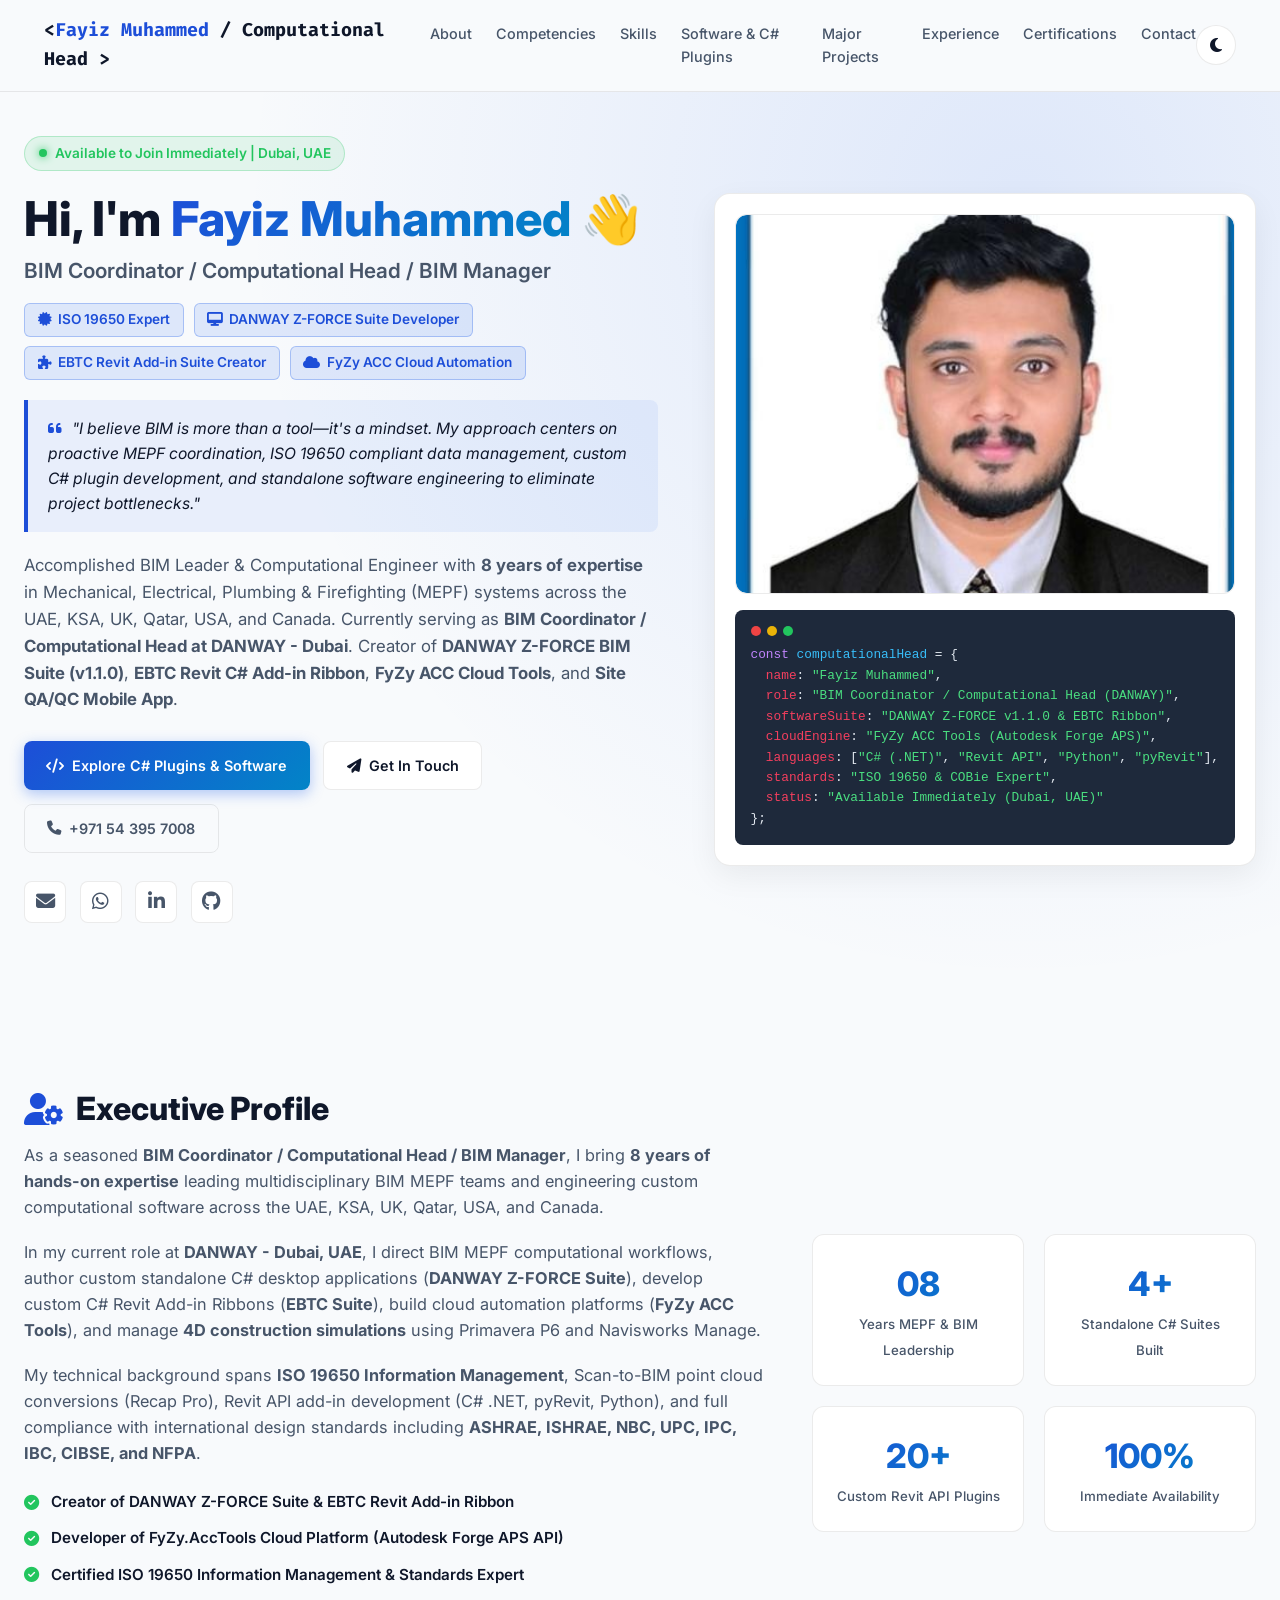
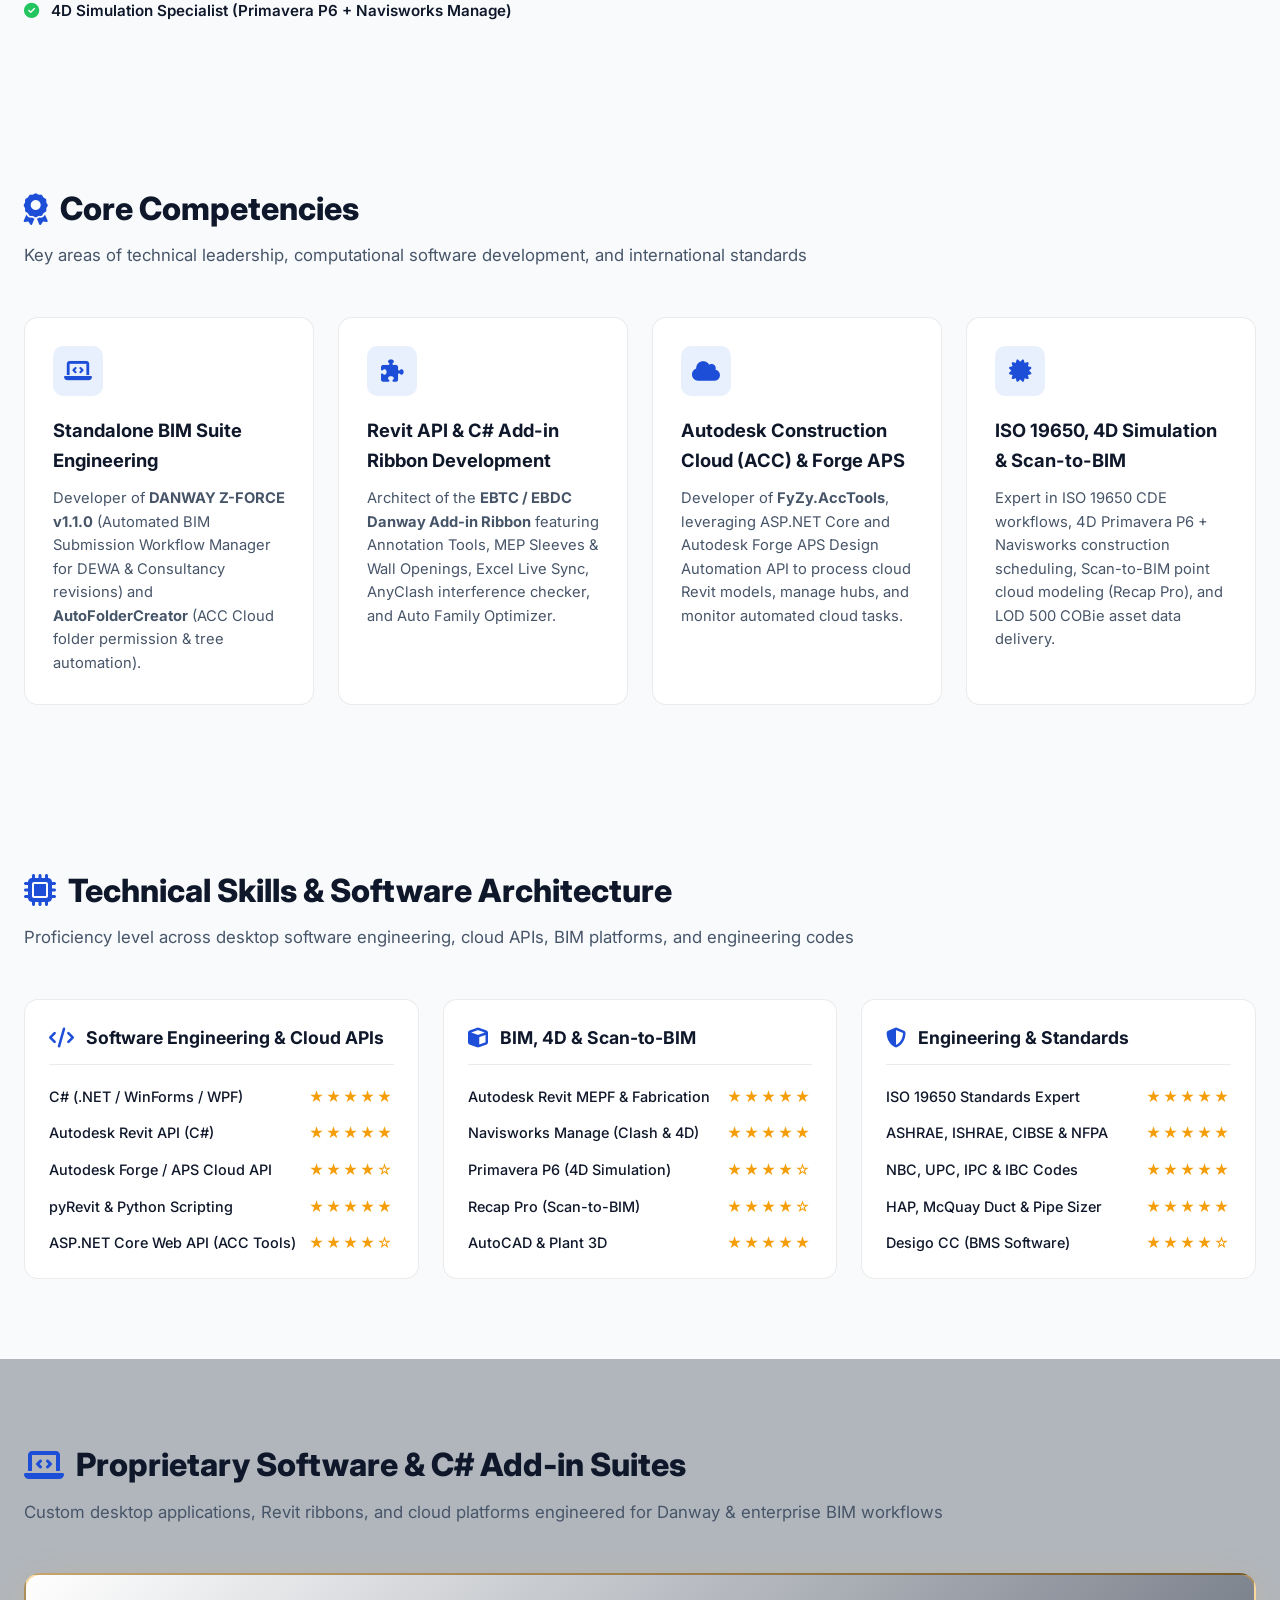
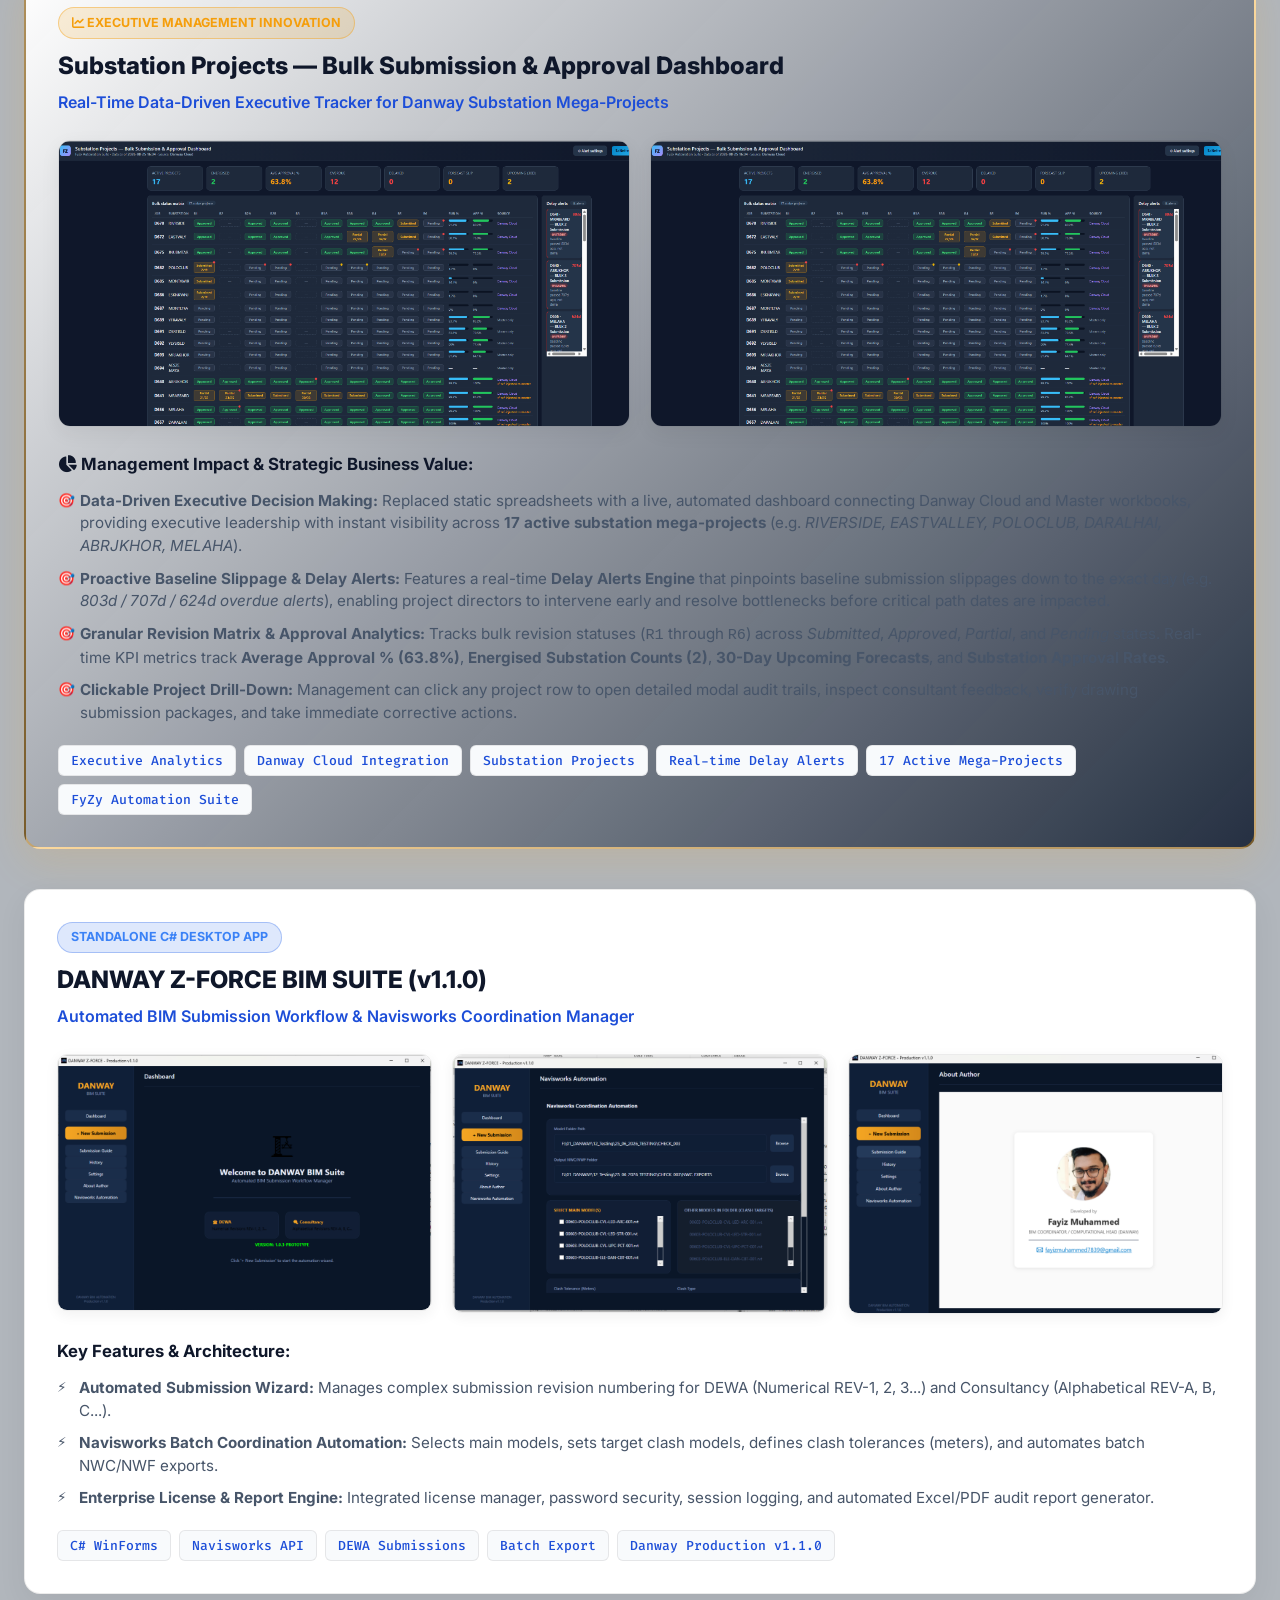
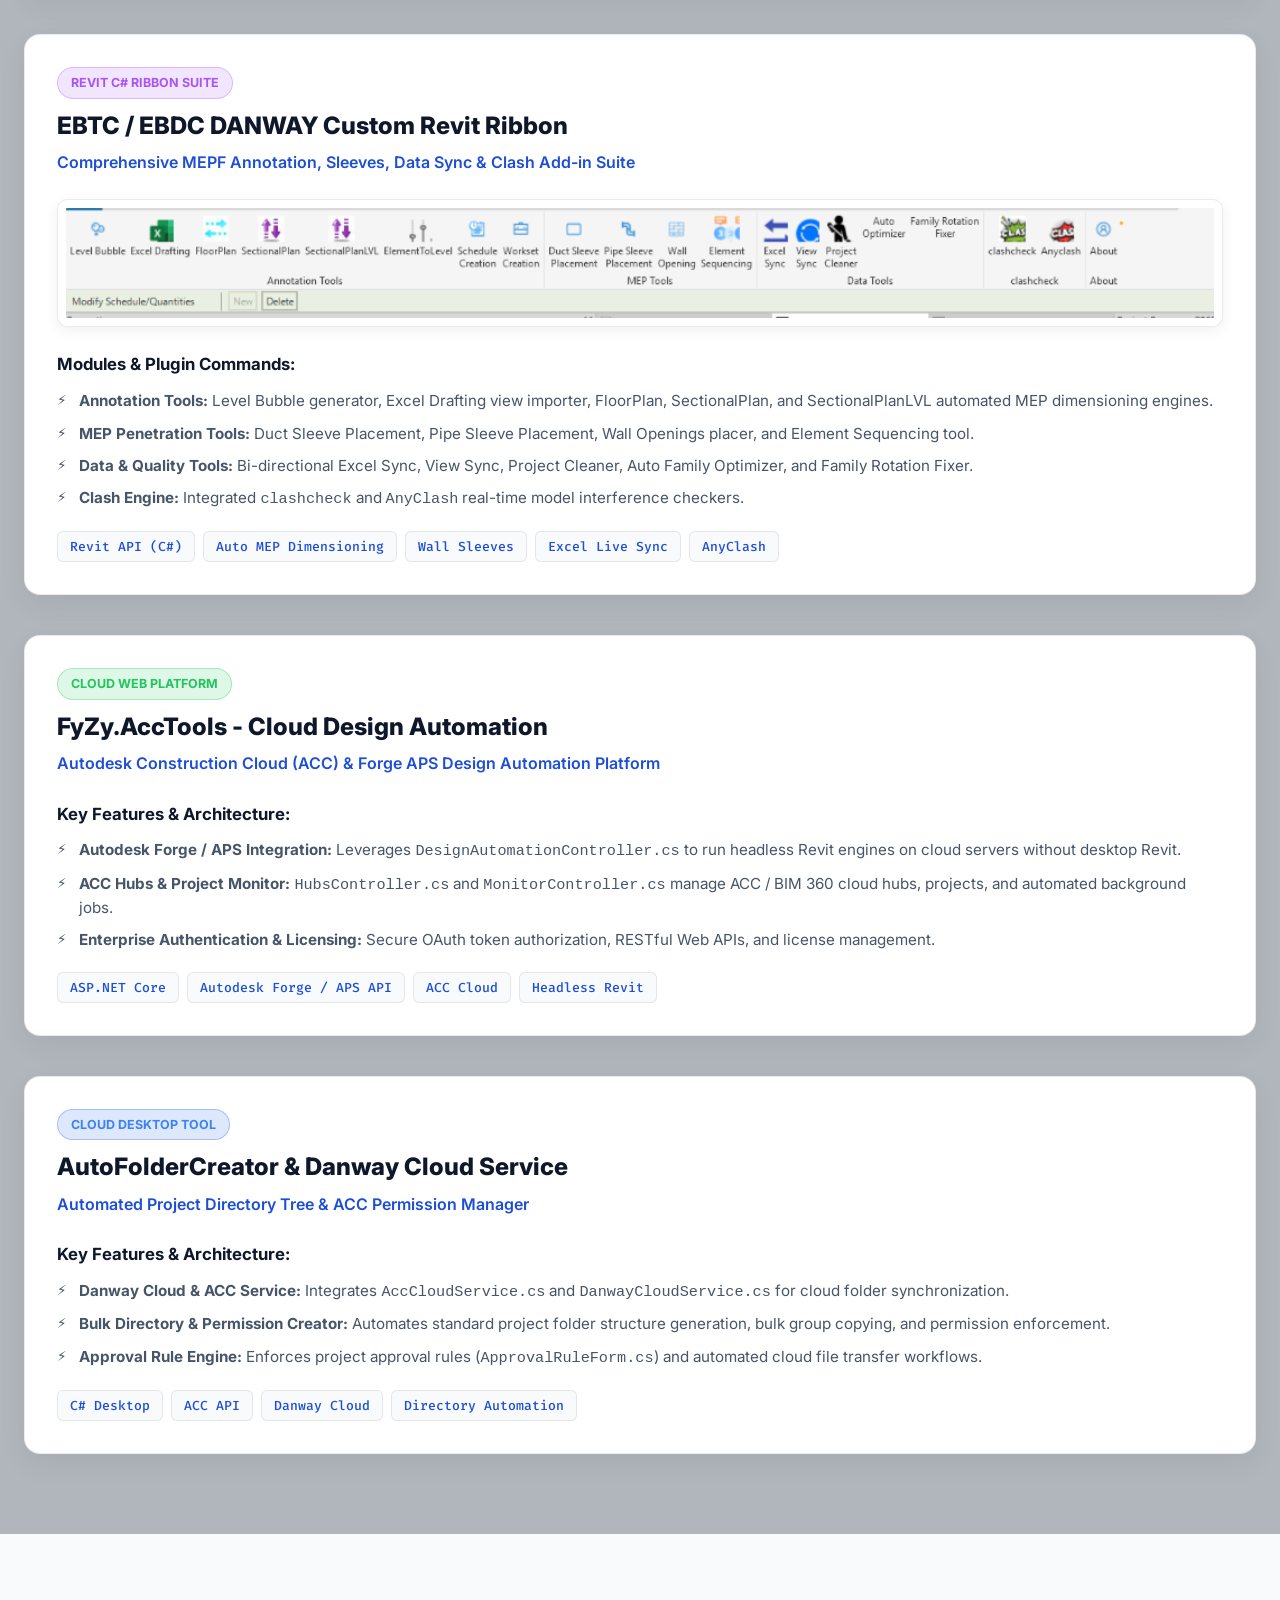
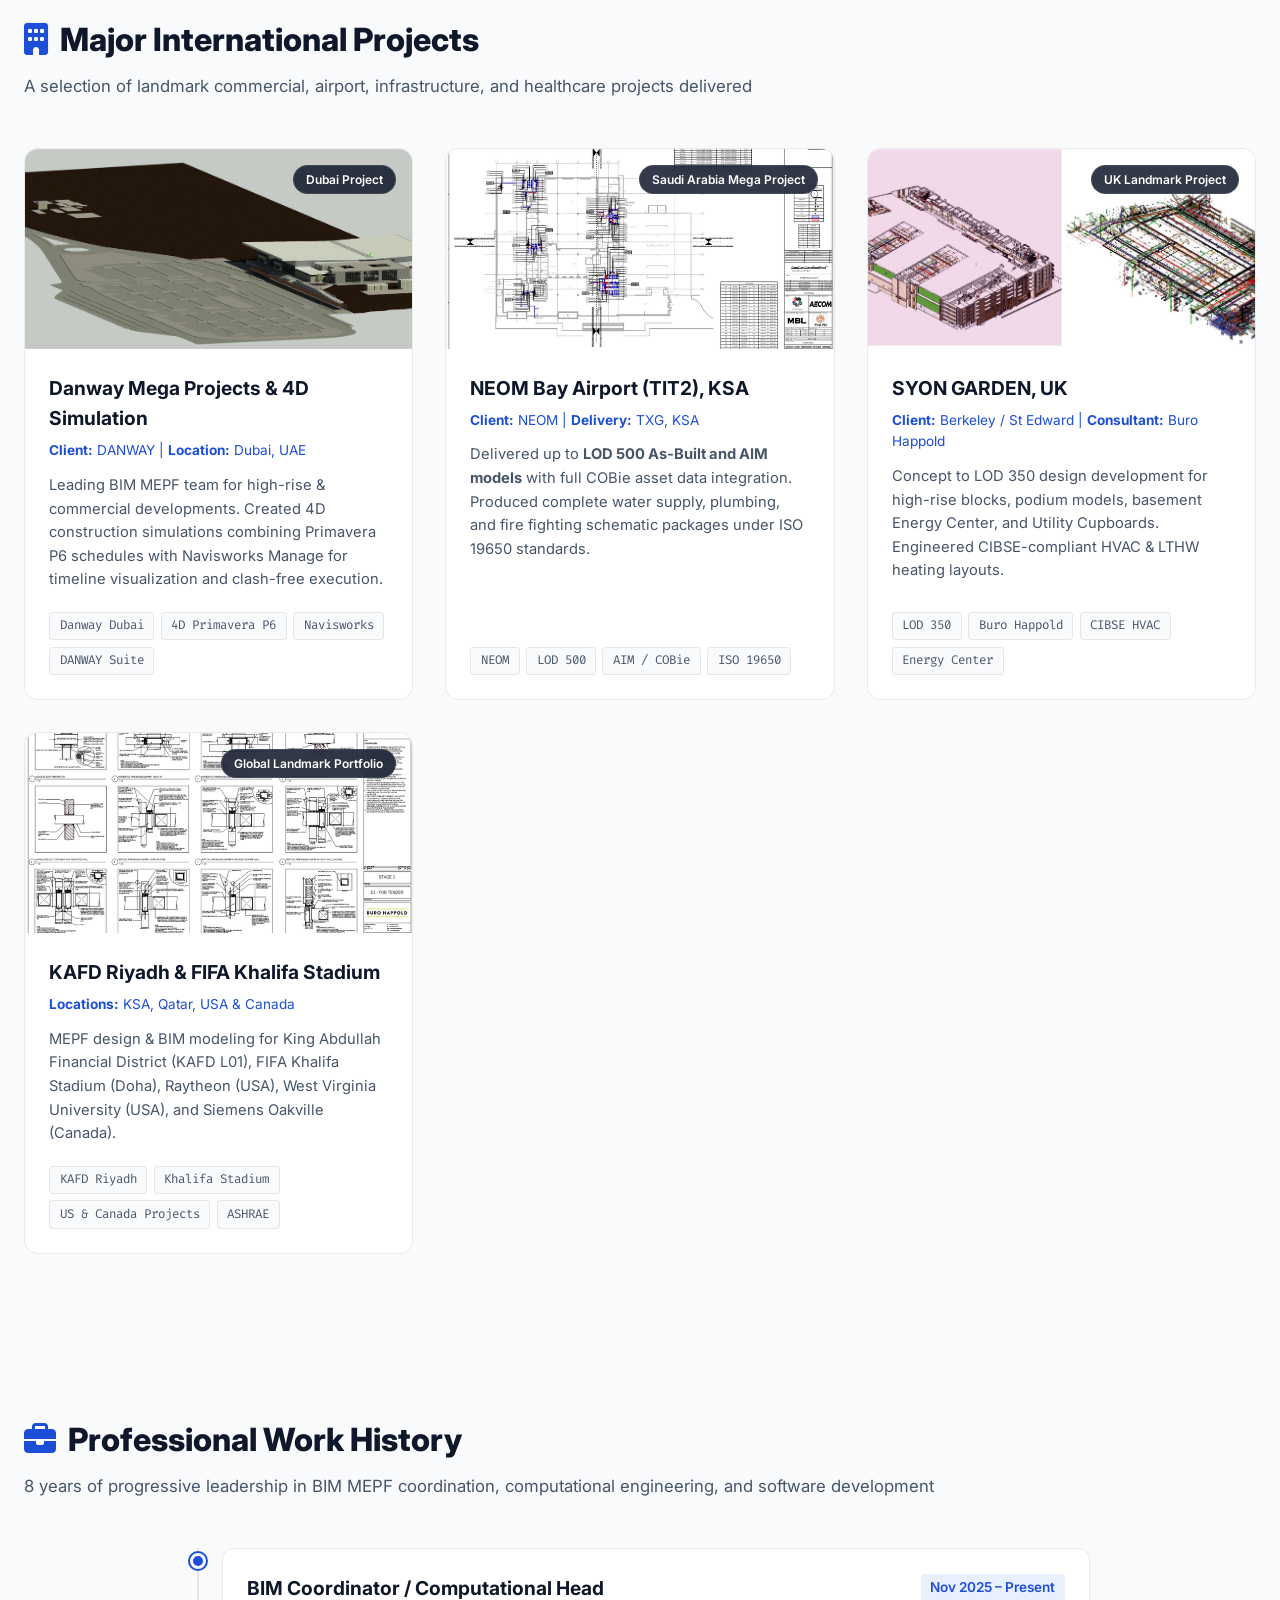
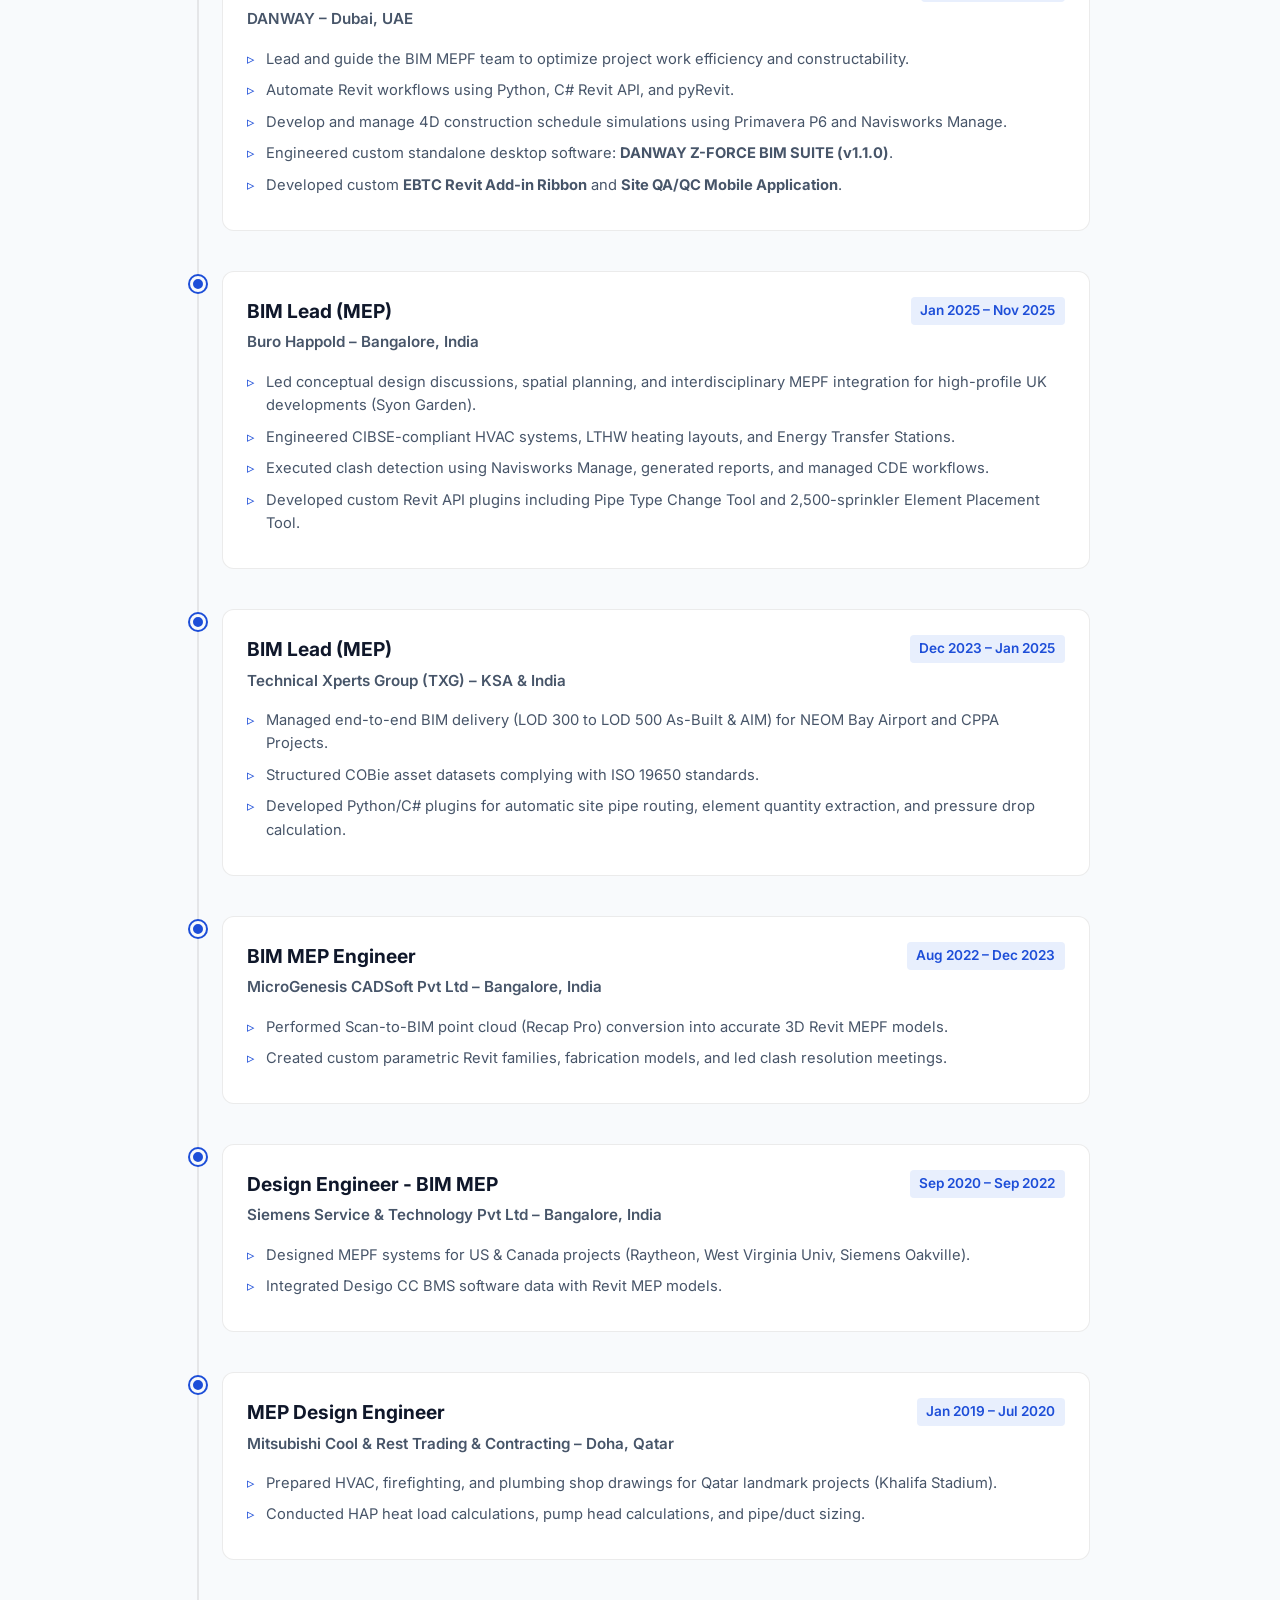
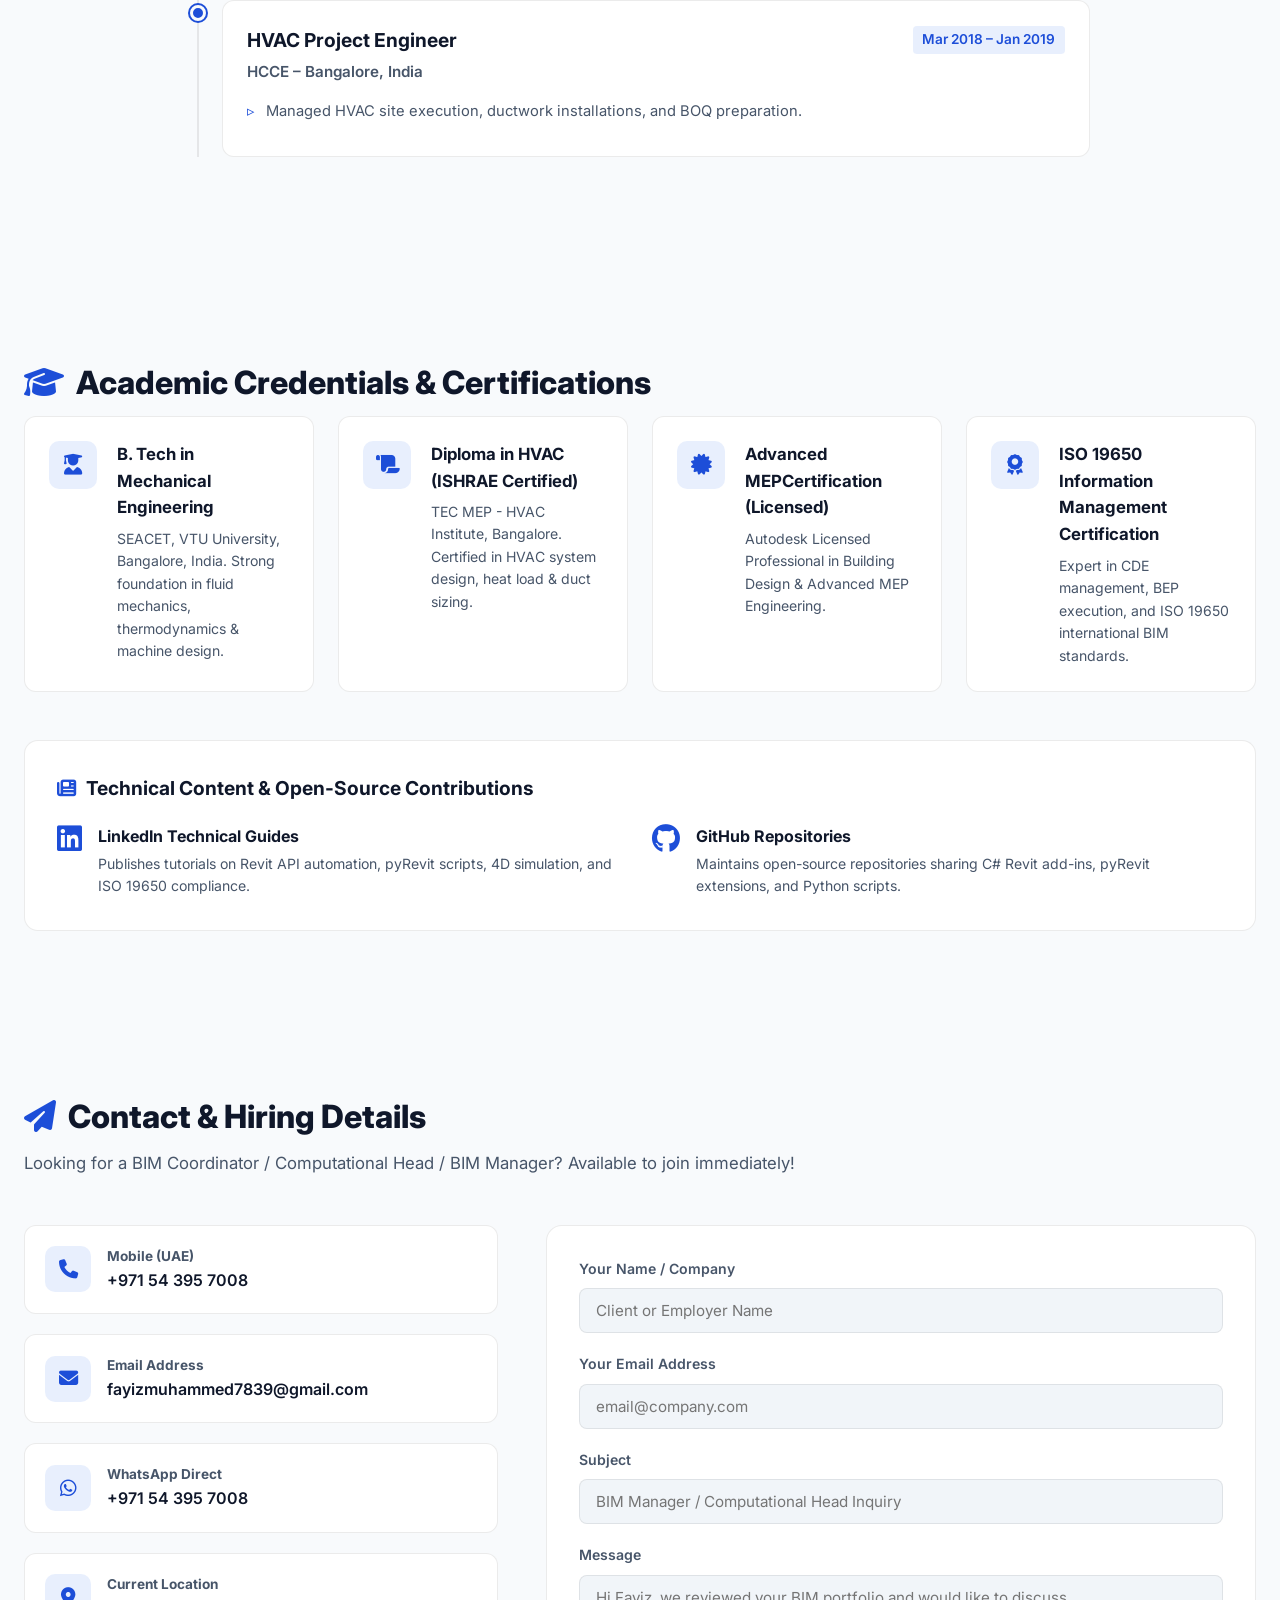
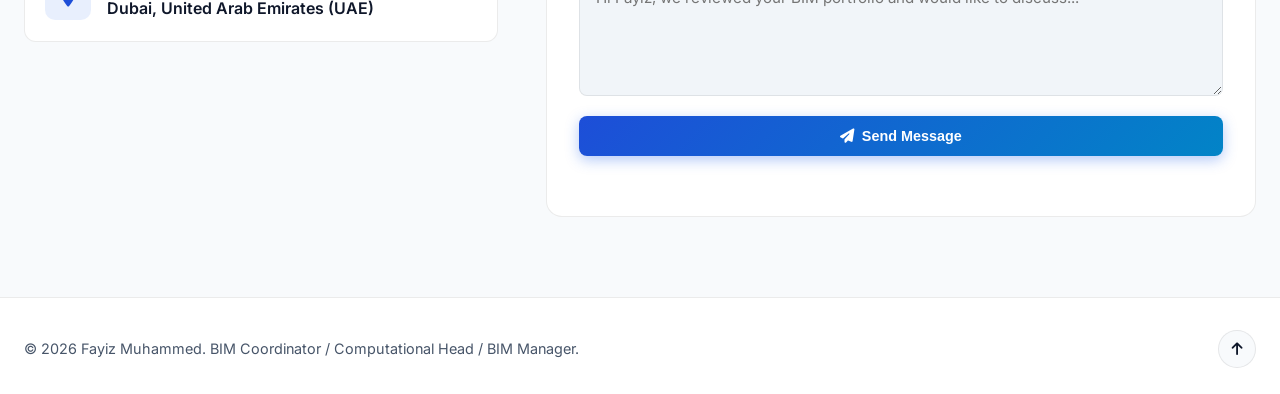
<file: web/index.html>
<!DOCTYPE html>
<html lang="en" data-theme="dark">
<head>
    <meta charset="UTF-8">
    <meta name="viewport" content="width=device-width, initial-scale=1.0">
    <title>Fayiz Muhammed | BIM Coordinator / Computational Head / BIM Manager | ISO 19650 Expert</title>
    <meta name="description" content="Official Portfolio of Fayiz Muhammed - BIM Coordinator & Computational Head at Danway Dubai, BIM Manager & ISO 19650 Expert. Developer of DANWAY Z-FORCE Suite, EBTC Revit Add-in Ribbon, FyZy ACC Tools, and Site QA/QC Mobile App.">
    <!-- Font Awesome Icons -->
    <link rel="stylesheet" href="https://cdnjs.cloudflare.com/ajax/libs/font-awesome/6.4.0/css/all.min.css">
    <!-- Google Fonts -->
    <link rel="preconnect" href="https://fonts.googleapis.com">
    <link rel="preconnect" href="https://fonts.gstatic.com" crossorigin>
    <link href="https://fonts.googleapis.com/css2?family=Inter:wght@300;400;500;600;700;800&family=Fira+Code:wght@400;500;600&display=swap" rel="stylesheet">
    <link rel="stylesheet" href="styles.css">
</head>
<body>

    <!-- Navigation Bar -->
    <header class="navbar" id="navbar">
        <div class="nav-container">
            <a href="#hero" class="nav-logo">&lt;<span class="highlight">Fayiz Muhammed</span> / Computational Head &gt;</a>
            
            <nav class="nav-links" id="nav-links">
                <a href="#about" class="nav-item">About</a>
                <a href="#competencies" class="nav-item">Competencies</a>
                <a href="#skills" class="nav-item">Skills</a>
                <a href="#software" class="nav-item">Software & C# Plugins</a>
                <a href="#projects" class="nav-item">Major Projects</a>
                <a href="#experience" class="nav-item">Experience</a>
                <a href="#education" class="nav-item">Certifications</a>
                <a href="#contact" class="nav-item">Contact</a>
            </nav>

            <div class="nav-actions">
                <button id="theme-toggle" class="theme-toggle-btn" aria-label="Toggle theme">
                    <i class="fa-solid fa-moon"></i>
                </button>
                <button class="hamburger-menu" id="hamburger-menu" aria-label="Toggle Navigation">
                    <i class="fa-solid fa-bars"></i>
                </button>
            </div>
        </div>
    </header>

    <!-- Hero Section -->
    <section id="hero" class="hero-section">
        <div class="hero-container">
            <div class="hero-content">
                <div class="badge-status">
                    <span class="status-dot"></span> Available to Join Immediately | Dubai, UAE
                </div>
                <h1 class="hero-title">
                    Hi, I'm <span class="text-gradient">Fayiz Muhammed</span> 👋
                </h1>
                <h2 class="hero-subtitle">BIM Coordinator / Computational Head / BIM Manager</h2>
                <div class="hero-tags">
                    <span class="hero-tag"><i class="fa-solid fa-certificate"></i> ISO 19650 Expert</span>
                    <span class="hero-tag"><i class="fa-solid fa-desktop"></i> DANWAY Z-FORCE Suite Developer</span>
                    <span class="hero-tag"><i class="fa-solid fa-puzzle-piece"></i> EBTC Revit Add-in Suite Creator</span>
                    <span class="hero-tag"><i class="fa-solid fa-cloud"></i> FyZy ACC Cloud Automation</span>
                </div>
                <p class="hero-quote">
                    <i class="fa-solid fa-quote-left quote-icon"></i>
                    <em>"I believe BIM is more than a tool—it's a mindset. My approach centers on proactive MEPF coordination, ISO 19650 compliant data management, custom C# plugin development, and standalone software engineering to eliminate project bottlenecks."</em>
                </p>
                <p class="hero-description">
                    Accomplished BIM Leader & Computational Engineer with <strong>8 years of expertise</strong> in Mechanical, Electrical, Plumbing & Firefighting (MEPF) systems across the UAE, KSA, UK, Qatar, USA, and Canada. Currently serving as <strong>BIM Coordinator / Computational Head at DANWAY - Dubai</strong>. Creator of <strong>DANWAY Z-FORCE BIM Suite (v1.1.0)</strong>, <strong>EBTC Revit C# Add-in Ribbon</strong>, <strong>FyZy ACC Cloud Tools</strong>, and <strong>Site QA/QC Mobile App</strong>.
                </p>
                <div class="hero-cta-buttons">
                    <a href="#software" class="btn btn-primary"><i class="fa-solid fa-code"></i> Explore C# Plugins & Software</a>
                    <a href="#contact" class="btn btn-secondary"><i class="fa-solid fa-paper-plane"></i> Get In Touch</a>
                    <a href="tel:+971543957008" class="btn btn-outline"><i class="fa-solid fa-phone"></i> +971 54 395 7008</a>
                </div>
                <div class="hero-socials">
                    <a href="mailto:fayizmuhammed7839@gmail.com" aria-label="Email"><i class="fa-solid fa-envelope"></i></a>
                    <a href="https://wa.me/971543957008" target="_blank" rel="noopener" aria-label="WhatsApp"><i class="fa-brands fa-whatsapp"></i></a>
                    <a href="https://linkedin.com" target="_blank" rel="noopener" aria-label="LinkedIn"><i class="fa-brands fa-linkedin-in"></i></a>
                    <a href="https://github.com/fayizmuhammed7839-ship-it" target="_blank" rel="noopener" aria-label="GitHub"><i class="fa-brands fa-github"></i></a>
                </div>
            </div>
            <div class="hero-avatar-container">
                <div class="avatar-card">
                    <div class="avatar-image-box">
                        <img src="images/fayiz_headshot_full.jpg" alt="Fayiz Muhammed Profile" class="profile-img" onerror="this.onerror=null; this.src='images/image8.png';">
                    </div>
                    <div class="code-snippet-box">
                        <div class="window-controls">
                            <span class="dot red"></span>
                            <span class="dot yellow"></span>
                            <span class="dot green"></span>
                        </div>
                        <pre><code><span class="kwd">const</span> <span class="var">computationalHead</span> = {
  <span class="prop">name</span>: <span class="str">"Fayiz Muhammed"</span>,
  <span class="prop">role</span>: <span class="str">"BIM Coordinator / Computational Head (DANWAY)"</span>,
  <span class="prop">softwareSuite</span>: <span class="str">"DANWAY Z-FORCE v1.1.0 & EBTC Ribbon"</span>,
  <span class="prop">cloudEngine</span>: <span class="str">"FyZy ACC Tools (Autodesk Forge APS)"</span>,
  <span class="prop">languages</span>: [<span class="str">"C# (.NET)"</span>, <span class="str">"Revit API"</span>, <span class="str">"Python"</span>, <span class="str">"pyRevit"</span>],
  <span class="prop">standards</span>: <span class="str">"ISO 19650 & COBie Expert"</span>,
  <span class="prop">status</span>: <span class="str">"Available Immediately (Dubai, UAE)"</span>
};</code></pre>
                    </div>
                </div>
            </div>
        </div>
    </section>

    <!-- About Section -->
    <section id="about" class="section about-section">
        <div class="section-container">
            <h2 class="section-title"><i class="fa-solid fa-user-gear"></i> Executive Profile</h2>
            <div class="about-grid">
                <div class="about-text">
                    <p>
                        As a seasoned <strong>BIM Coordinator / Computational Head / BIM Manager</strong>, I bring <strong>8 years of hands-on expertise</strong> leading multidisciplinary BIM MEPF teams and engineering custom computational software across the UAE, KSA, UK, Qatar, USA, and Canada.
                    </p>
                    <p>
                        In my current role at <strong>DANWAY - Dubai, UAE</strong>, I direct BIM MEPF computational workflows, author custom standalone C# desktop applications (<strong>DANWAY Z-FORCE Suite</strong>), develop custom C# Revit Add-in Ribbons (<strong>EBTC Suite</strong>), build cloud automation platforms (<strong>FyZy ACC Tools</strong>), and manage <strong>4D construction simulations</strong> using Primavera P6 and Navisworks Manage.
                    </p>
                    <p>
                        My technical background spans <strong>ISO 19650 Information Management</strong>, Scan-to-BIM point cloud conversions (Recap Pro), Revit API add-in development (C# .NET, pyRevit, Python), and full compliance with international design standards including <strong>ASHRAE, ISHRAE, NBC, UPC, IPC, IBC, CIBSE, and NFPA</strong>.
                    </p>
                    <div class="about-highlights">
                        <div class="highlight-item">
                            <i class="fa-solid fa-circle-check"></i> Creator of DANWAY Z-FORCE Suite & EBTC Revit Add-in Ribbon
                        </div>
                        <div class="highlight-item">
                            <i class="fa-solid fa-circle-check"></i> Developer of FyZy.AccTools Cloud Platform (Autodesk Forge APS API)
                        </div>
                        <div class="highlight-item">
                            <i class="fa-solid fa-circle-check"></i> Certified ISO 19650 Information Management & Standards Expert
                        </div>
                        <div class="highlight-item">
                            <i class="fa-solid fa-circle-check"></i> 4D Simulation Specialist (Primavera P6 + Navisworks Manage)
                        </div>
                    </div>
                </div>
                <div class="about-stats-grid">
                    <div class="stat-card">
                        <span class="stat-number">08</span>
                        <span class="stat-label">Years MEPF & BIM Leadership</span>
                    </div>
                    <div class="stat-card">
                        <span class="stat-number">4+</span>
                        <span class="stat-label">Standalone C# Suites Built</span>
                    </div>
                    <div class="stat-card">
                        <span class="stat-number">20+</span>
                        <span class="stat-label">Custom Revit API Plugins</span>
                    </div>
                    <div class="stat-card">
                        <span class="stat-number">100%</span>
                        <span class="stat-label">Immediate Availability</span>
                    </div>
                </div>
            </div>
        </div>
    </section>

    <!-- Core Competencies Section -->
    <section id="competencies" class="section competencies-section">
        <div class="section-container">
            <h2 class="section-title"><i class="fa-solid fa-award"></i> Core Competencies</h2>
            <p class="section-subtitle">Key areas of technical leadership, computational software development, and international standards</p>
            
            <div class="competencies-grid">
                <div class="competency-card">
                    <div class="comp-icon"><i class="fa-solid fa-laptop-code"></i></div>
                    <h3>Standalone BIM Suite Engineering</h3>
                    <p>Developer of <strong>DANWAY Z-FORCE v1.1.0</strong> (Automated BIM Submission Workflow Manager for DEWA & Consultancy revisions) and <strong>AutoFolderCreator</strong> (ACC Cloud folder permission & tree automation).</p>
                </div>

                <div class="competency-card">
                    <div class="comp-icon"><i class="fa-solid fa-puzzle-piece"></i></div>
                    <h3>Revit API & C# Add-in Ribbon Development</h3>
                    <p>Architect of the <strong>EBTC / EBDC Danway Add-in Ribbon</strong> featuring Annotation Tools, MEP Sleeves & Wall Openings, Excel Live Sync, AnyClash interference checker, and Auto Family Optimizer.</p>
                </div>

                <div class="competency-card">
                    <div class="comp-icon"><i class="fa-solid fa-cloud"></i></div>
                    <h3>Autodesk Construction Cloud (ACC) & Forge APS</h3>
                    <p>Developer of <strong>FyZy.AccTools</strong>, leveraging ASP.NET Core and Autodesk Forge APS Design Automation API to process cloud Revit models, manage hubs, and monitor automated cloud tasks.</p>
                </div>

                <div class="competency-card">
                    <div class="comp-icon"><i class="fa-solid fa-certificate"></i></div>
                    <h3>ISO 19650, 4D Simulation & Scan-to-BIM</h3>
                    <p>Expert in ISO 19650 CDE workflows, 4D Primavera P6 + Navisworks construction scheduling, Scan-to-BIM point cloud modeling (Recap Pro), and LOD 500 COBie asset data delivery.</p>
                </div>
            </div>
        </div>
    </section>

    <!-- Skills Section -->
    <section id="skills" class="section skills-section">
        <div class="section-container">
            <h2 class="section-title"><i class="fa-solid fa-microchip"></i> Technical Skills & Software Architecture</h2>
            <p class="section-subtitle">Proficiency level across desktop software engineering, cloud APIs, BIM platforms, and engineering codes</p>
            
            <div class="skills-grid">
                <!-- C# & Cloud Development -->
                <div class="skill-category-card">
                    <div class="category-header">
                        <i class="fa-solid fa-code category-icon"></i>
                        <h3>Software Engineering & Cloud APIs</h3>
                    </div>
                    <div class="skill-ratings-list">
                        <div class="rating-item">
                            <span class="skill-name">C# (.NET / WinForms / WPF)</span>
                            <span class="stars">★★★★★</span>
                        </div>
                        <div class="rating-item">
                            <span class="skill-name">Autodesk Revit API (C#)</span>
                            <span class="stars">★★★★★</span>
                        </div>
                        <div class="rating-item">
                            <span class="skill-name">Autodesk Forge / APS Cloud API</span>
                            <span class="stars">★★★★☆</span>
                        </div>
                        <div class="rating-item">
                            <span class="skill-name">pyRevit & Python Scripting</span>
                            <span class="stars">★★★★★</span>
                        </div>
                        <div class="rating-item">
                            <span class="skill-name">ASP.NET Core Web API (ACC Tools)</span>
                            <span class="stars">★★★★☆</span>
                        </div>
                    </div>
                </div>

                <!-- BIM & 4D Simulation -->
                <div class="skill-category-card">
                    <div class="category-header">
                        <i class="fa-solid fa-cube category-icon"></i>
                        <h3>BIM, 4D & Scan-to-BIM</h3>
                    </div>
                    <div class="skill-ratings-list">
                        <div class="rating-item">
                            <span class="skill-name">Autodesk Revit MEPF & Fabrication</span>
                            <span class="stars">★★★★★</span>
                        </div>
                        <div class="rating-item">
                            <span class="skill-name">Navisworks Manage (Clash & 4D)</span>
                            <span class="stars">★★★★★</span>
                        </div>
                        <div class="rating-item">
                            <span class="skill-name">Primavera P6 (4D Simulation)</span>
                            <span class="stars">★★★★☆</span>
                        </div>
                        <div class="rating-item">
                            <span class="skill-name">Recap Pro (Scan-to-BIM)</span>
                            <span class="stars">★★★★☆</span>
                        </div>
                        <div class="rating-item">
                            <span class="skill-name">AutoCAD & Plant 3D</span>
                            <span class="stars">★★★★★</span>
                        </div>
                    </div>
                </div>

                <!-- Engineering & Standards -->
                <div class="skill-category-card">
                    <div class="category-header">
                        <i class="fa-solid fa-shield-halved category-icon"></i>
                        <h3>Engineering & Standards</h3>
                    </div>
                    <div class="skill-ratings-list">
                        <div class="rating-item">
                            <span class="skill-name">ISO 19650 Standards Expert</span>
                            <span class="stars">★★★★★</span>
                        </div>
                        <div class="rating-item">
                            <span class="skill-name">ASHRAE, ISHRAE, CIBSE & NFPA</span>
                            <span class="stars">★★★★★</span>
                        </div>
                        <div class="rating-item">
                            <span class="skill-name">NBC, UPC, IPC & IBC Codes</span>
                            <span class="stars">★★★★★</span>
                        </div>
                        <div class="rating-item">
                            <span class="skill-name">HAP, McQuay Duct & Pipe Sizer</span>
                            <span class="stars">★★★★★</span>
                        </div>
                        <div class="rating-item">
                            <span class="skill-name">Desigo CC (BMS Software)</span>
                            <span class="stars">★★★★☆</span>
                        </div>
                    </div>
                </div>
            </div>
        </div>
    </section>

    <!-- PROPRIETARY C# PLUGINS & STANDALONE SOFTWARE SECTION -->
    <section id="software" class="section software-section">
        <div class="section-container">
            <h2 class="section-title"><i class="fa-solid fa-laptop-code"></i> Proprietary Software & C# Add-in Suites</h2>
            <p class="section-subtitle">Custom desktop applications, Revit ribbons, and cloud platforms engineered for Danway & enterprise BIM workflows</p>

            <div class="software-showcase-grid">
                
                <!-- System 0 (Executive Spotlight): SUBSTATION PROJECTS BULK TRACKER DASHBOARD -->
                <div class="software-card spotlight-card">
                    <div class="software-header">
                        <span class="software-tag executive"><i class="fa-solid fa-chart-line"></i> Executive Management Innovation</span>
                        <h3>Substation Projects — Bulk Submission & Approval Dashboard</h3>
                        <p class="software-subtitle">Real-Time Data-Driven Executive Tracker for Danway Substation Mega-Projects</p>
                    </div>
                    <div class="software-preview-spotlight">
                        <img src="images/substation_bulk_dashboard.png" alt="Substation Projects Bulk Dashboard Overview" class="software-img spotlight-img">
                        <img src="images/substation_bulk_dashboard_full.png" alt="Substation Projects Bulk Dashboard Detailed Matrix" class="software-img spotlight-img">
                    </div>
                    <div class="software-details">
                        <h4><i class="fa-solid fa-chart-pie"></i> Management Impact & Strategic Business Value:</h4>
                        <ul class="software-feature-list executive-impact">
                            <li><strong>Data-Driven Executive Decision Making:</strong> Replaced static spreadsheets with a live, automated dashboard connecting Danway Cloud and Master workbooks, providing executive leadership with instant visibility across <strong>17 active substation mega-projects</strong> (e.g. <em>RIVERSIDE, EASTVALLEY, POLOCLUB, DARALHAI, ABRJKHOR, MELAHA</em>).</li>
                            <li><strong>Proactive Baseline Slippage & Delay Alerts:</strong> Features a real-time <strong>Delay Alerts Engine</strong> that pinpoints baseline submission slippages down to the exact day (e.g. <em>803d / 707d / 624d overdue alerts</em>), enabling project directors to intervene early and resolve bottlenecks before critical path dates are impacted.</li>
                            <li><strong>Granular Revision Matrix & Approval Analytics:</strong> Tracks bulk revision statuses (<code>R1</code> through <code>R6</code>) across <em>Submitted</em>, <em>Approved</em>, <em>Partial</em>, and <em>Pending</em> states. Real-time KPI metrics track <strong>Average Approval % (63.8%)</strong>, <strong>Energised Substation Counts (2)</strong>, <strong>30-Day Upcoming Forecasts</strong>, and <strong>Substation Approval Rates</strong>.</li>
                            <li><strong>Clickable Project Drill-Down:</strong> Management can click any project row to open detailed modal audit trails, inspect consultant feedback, verify drawing submission packages, and take immediate corrective actions.</li>
                        </ul>
                        <div class="software-tech-tags">
                            <span>Executive Analytics</span>
                            <span>Danway Cloud Integration</span>
                            <span>Substation Projects</span>
                            <span>Real-time Delay Alerts</span>
                            <span>17 Active Mega-Projects</span>
                            <span>FyZy Automation Suite</span>
                        </div>
                    </div>
                </div>

                <!-- System 1: DANWAY Z-FORCE BIM SUITE -->
                <div class="software-card">
                    <div class="software-header">
                        <span class="software-tag desktop">Standalone C# Desktop App</span>
                        <h3>DANWAY Z-FORCE BIM SUITE (v1.1.0)</h3>
                        <p class="software-subtitle">Automated BIM Submission Workflow & Navisworks Coordination Manager</p>
                    </div>
                    <div class="software-preview-carousel">
                        <img src="images/danway_zforce_dashboard.png" alt="DANWAY Z-FORCE Dashboard" class="software-img">
                        <img src="images/danway_navisworks_automation.png" alt="Navisworks Automation" class="software-img">
                        <img src="images/danway_zforce_about.png" alt="About Author UI" class="software-img">
                    </div>
                    <div class="software-details">
                        <h4>Key Features & Architecture:</h4>
                        <ul class="software-feature-list">
                            <li><strong>Automated Submission Wizard:</strong> Manages complex submission revision numbering for DEWA (Numerical REV-1, 2, 3...) and Consultancy (Alphabetical REV-A, B, C...).</li>
                            <li><strong>Navisworks Batch Coordination Automation:</strong> Selects main models, sets target clash models, defines clash tolerances (meters), and automates batch NWC/NWF exports.</li>
                            <li><strong>Enterprise License & Report Engine:</strong> Integrated license manager, password security, session logging, and automated Excel/PDF audit report generator.</li>
                        </ul>
                        <div class="software-tech-tags">
                            <span>C# WinForms</span>
                            <span>Navisworks API</span>
                            <span>DEWA Submissions</span>
                            <span>Batch Export</span>
                            <span>Danway Production v1.1.0</span>
                        </div>
                    </div>
                </div>

                <!-- System 2: EBTC DANWAY REVIT ADD-IN RIBBON -->
                <div class="software-card">
                    <div class="software-header">
                        <span class="software-tag revit">Revit C# Ribbon Suite</span>
                        <h3>EBTC / EBDC DANWAY Custom Revit Ribbon</h3>
                        <p class="software-subtitle">Comprehensive MEPF Annotation, Sleeves, Data Sync & Clash Add-in Suite</p>
                    </div>
                    <div class="software-preview-carousel">
                        <img src="images/danway_ribbon_tools.png" alt="EBTC Revit Ribbon Toolbar" class="software-img ribbon-img">
                    </div>
                    <div class="software-details">
                        <h4>Modules & Plugin Commands:</h4>
                        <ul class="software-feature-list">
                            <li><strong>Annotation Tools:</strong> Level Bubble generator, Excel Drafting view importer, FloorPlan, SectionalPlan, and SectionalPlanLVL automated MEP dimensioning engines.</li>
                            <li><strong>MEP Penetration Tools:</strong> Duct Sleeve Placement, Pipe Sleeve Placement, Wall Openings placer, and Element Sequencing tool.</li>
                            <li><strong>Data & Quality Tools:</strong> Bi-directional Excel Sync, View Sync, Project Cleaner, Auto Family Optimizer, and Family Rotation Fixer.</li>
                            <li><strong>Clash Engine:</strong> Integrated <code>clashcheck</code> and <code>AnyClash</code> real-time model interference checkers.</li>
                        </ul>
                        <div class="software-tech-tags">
                            <span>Revit API (C#)</span>
                            <span>Auto MEP Dimensioning</span>
                            <span>Wall Sleeves</span>
                            <span>Excel Live Sync</span>
                            <span>AnyClash</span>
                        </div>
                    </div>
                </div>

                <!-- System 3: FyZy.AccTools CLOUD PLATFORM -->
                <div class="software-card">
                    <div class="software-header">
                        <span class="software-tag cloud">Cloud Web Platform</span>
                        <h3>FyZy.AccTools - Cloud Design Automation</h3>
                        <p class="software-subtitle">Autodesk Construction Cloud (ACC) & Forge APS Design Automation Platform</p>
                    </div>
                    <div class="software-details">
                        <h4>Key Features & Architecture:</h4>
                        <ul class="software-feature-list">
                            <li><strong>Autodesk Forge / APS Integration:</strong> Leverages <code>DesignAutomationController.cs</code> to run headless Revit engines on cloud servers without desktop Revit.</li>
                            <li><strong>ACC Hubs & Project Monitor:</strong> <code>HubsController.cs</code> and <code>MonitorController.cs</code> manage ACC / BIM 360 cloud hubs, projects, and automated background jobs.</li>
                            <li><strong>Enterprise Authentication & Licensing:</strong> Secure OAuth token authorization, RESTful Web APIs, and license management.</li>
                        </ul>
                        <div class="software-tech-tags">
                            <span>ASP.NET Core</span>
                            <span>Autodesk Forge / APS API</span>
                            <span>ACC Cloud</span>
                            <span>Headless Revit</span>
                        </div>
                    </div>
                </div>

                <!-- System 4: AutoFolderCreator & DANWAY CLOUD -->
                <div class="software-card">
                    <div class="software-header">
                        <span class="software-tag desktop">Cloud Desktop Tool</span>
                        <h3>AutoFolderCreator & Danway Cloud Service</h3>
                        <p class="software-subtitle">Automated Project Directory Tree & ACC Permission Manager</p>
                    </div>
                    <div class="software-details">
                        <h4>Key Features & Architecture:</h4>
                        <ul class="software-feature-list">
                            <li><strong>Danway Cloud & ACC Service:</strong> Integrates <code>AccCloudService.cs</code> and <code>DanwayCloudService.cs</code> for cloud folder synchronization.</li>
                            <li><strong>Bulk Directory & Permission Creator:</strong> Automates standard project folder structure generation, bulk group copying, and permission enforcement.</li>
                            <li><strong>Approval Rule Engine:</strong> Enforces project approval rules (<code>ApprovalRuleForm.cs</code>) and automated cloud file transfer workflows.</li>
                        </ul>
                        <div class="software-tech-tags">
                            <span>C# Desktop</span>
                            <span>ACC API</span>
                            <span>Danway Cloud</span>
                            <span>Directory Automation</span>
                        </div>
                    </div>
                </div>

            </div>
        </div>
    </section>

    <!-- Major Projects Showcase -->
    <section id="projects" class="section projects-section">
        <div class="section-container">
            <h2 class="section-title"><i class="fa-solid fa-building"></i> Major International Projects</h2>
            <p class="section-subtitle">A selection of landmark commercial, airport, infrastructure, and healthcare projects delivered</p>

            <div class="projects-grid">
                <!-- Project 1: Danway Dubai & 4D Simulation -->
                <div class="project-card">
                    <div class="project-image">
                        <img src="images/image41.jpg" alt="Danway Dubai 4D Simulation" class="project-img-file">
                        <span class="project-badge">Dubai Project</span>
                    </div>
                    <div class="project-content">
                        <h3 class="project-title">Danway Mega Projects & 4D Simulation</h3>
                        <p class="project-client"><strong>Client:</strong> DANWAY | <strong>Location:</strong> Dubai, UAE</p>
                        <p class="project-description">
                            Leading BIM MEPF team for high-rise & commercial developments. Created 4D construction simulations combining Primavera P6 schedules with Navisworks Manage for timeline visualization and clash-free execution.
                        </p>
                        <div class="project-tech">
                            <span>Danway Dubai</span>
                            <span>4D Primavera P6</span>
                            <span>Navisworks</span>
                            <span>DANWAY Suite</span>
                        </div>
                    </div>
                </div>

                <!-- Project 2: NEOM Bay Airport -->
                <div class="project-card">
                    <div class="project-image">
                        <img src="images/image42.jpg" alt="NEOM Bay Airport" class="project-img-file">
                        <span class="project-badge">Saudi Arabia Mega Project</span>
                    </div>
                    <div class="project-content">
                        <h3 class="project-title">NEOM Bay Airport (TIT2), KSA</h3>
                        <p class="project-client"><strong>Client:</strong> NEOM | <strong>Delivery:</strong> TXG, KSA</p>
                        <p class="project-description">
                            Delivered up to <strong>LOD 500 As-Built and AIM models</strong> with full COBie asset data integration. Produced complete water supply, plumbing, and fire fighting schematic packages under ISO 19650 standards.
                        </p>
                        <div class="project-tech">
                            <span>NEOM</span>
                            <span>LOD 500</span>
                            <span>AIM / COBie</span>
                            <span>ISO 19650</span>
                        </div>
                    </div>
                </div>

                <!-- Project 3: SYON GARDEN, UK -->
                <div class="project-card">
                    <div class="project-image">
                        <img src="images/image20.jpg" alt="Syon Garden UK" class="project-img-file">
                        <span class="project-badge">UK Landmark Project</span>
                    </div>
                    <div class="project-content">
                        <h3 class="project-title">SYON GARDEN, UK</h3>
                        <p class="project-client"><strong>Client:</strong> Berkeley / St Edward | <strong>Consultant:</strong> Buro Happold</p>
                        <p class="project-description">
                            Concept to LOD 350 design development for high-rise blocks, podium models, basement Energy Center, and Utility Cupboards. Engineered CIBSE-compliant HVAC & LTHW heating layouts.
                        </p>
                        <div class="project-tech">
                            <span>LOD 350</span>
                            <span>Buro Happold</span>
                            <span>CIBSE HVAC</span>
                            <span>Energy Center</span>
                        </div>
                    </div>
                </div>

                <!-- Project 4: KAFD Riyadh & FIFA Stadium -->
                <div class="project-card">
                    <div class="project-image">
                        <img src="images/image31.jpg" alt="KAFD Riyadh & Khalifa Stadium" class="project-img-file">
                        <span class="project-badge">Global Landmark Portfolio</span>
                    </div>
                    <div class="project-content">
                        <h3 class="project-title">KAFD Riyadh & FIFA Khalifa Stadium</h3>
                        <p class="project-client"><strong>Locations:</strong> KSA, Qatar, USA & Canada</p>
                        <p class="project-description">
                            MEPF design & BIM modeling for King Abdullah Financial District (KAFD L01), FIFA Khalifa Stadium (Doha), Raytheon (USA), West Virginia University (USA), and Siemens Oakville (Canada).
                        </p>
                        <div class="project-tech">
                            <span>KAFD Riyadh</span>
                            <span>Khalifa Stadium</span>
                            <span>US & Canada Projects</span>
                            <span>ASHRAE</span>
                        </div>
                    </div>
                </div>
            </div>
        </div>
    </section>

    <!-- Experience Timeline -->
    <section id="experience" class="section experience-section">
        <div class="section-container">
            <h2 class="section-title"><i class="fa-solid fa-briefcase"></i> Professional Work History</h2>
            <p class="section-subtitle">8 years of progressive leadership in BIM MEPF coordination, computational engineering, and software development</p>
            
            <div class="timeline">
                <!-- Role 1 -->
                <div class="timeline-item">
                    <div class="timeline-marker"></div>
                    <div class="timeline-content">
                        <div class="timeline-header">
                            <h3 class="role-title">BIM Coordinator / Computational Head</h3>
                            <span class="timeline-date">Nov 2025 – Present</span>
                        </div>
                        <h4 class="company-name">DANWAY – Dubai, UAE</h4>
                        <ul class="experience-list">
                            <li>Lead and guide the BIM MEPF team to optimize project work efficiency and constructability.</li>
                            <li>Automate Revit workflows using Python, C# Revit API, and pyRevit.</li>
                            <li>Develop and manage 4D construction schedule simulations using Primavera P6 and Navisworks Manage.</li>
                            <li>Engineered custom standalone desktop software: <strong>DANWAY Z-FORCE BIM SUITE (v1.1.0)</strong>.</li>
                            <li>Developed custom <strong>EBTC Revit Add-in Ribbon</strong> and <strong>Site QA/QC Mobile Application</strong>.</li>
                        </ul>
                    </div>
                </div>

                <!-- Role 2 -->
                <div class="timeline-item">
                    <div class="timeline-marker"></div>
                    <div class="timeline-content">
                        <div class="timeline-header">
                            <h3 class="role-title">BIM Lead (MEP)</h3>
                            <span class="timeline-date">Jan 2025 – Nov 2025</span>
                        </div>
                        <h4 class="company-name">Buro Happold – Bangalore, India</h4>
                        <ul class="experience-list">
                            <li>Led conceptual design discussions, spatial planning, and interdisciplinary MEPF integration for high-profile UK developments (Syon Garden).</li>
                            <li>Engineered CIBSE-compliant HVAC systems, LTHW heating layouts, and Energy Transfer Stations.</li>
                            <li>Executed clash detection using Navisworks Manage, generated reports, and managed CDE workflows.</li>
                            <li>Developed custom Revit API plugins including Pipe Type Change Tool and 2,500-sprinkler Element Placement Tool.</li>
                        </ul>
                    </div>
                </div>

                <!-- Role 3 -->
                <div class="timeline-item">
                    <div class="timeline-marker"></div>
                    <div class="timeline-content">
                        <div class="timeline-header">
                            <h3 class="role-title">BIM Lead (MEP)</h3>
                            <span class="timeline-date">Dec 2023 – Jan 2025</span>
                        </div>
                        <h4 class="company-name">Technical Xperts Group (TXG) – KSA & India</h4>
                        <ul class="experience-list">
                            <li>Managed end-to-end BIM delivery (LOD 300 to LOD 500 As-Built & AIM) for NEOM Bay Airport and CPPA Projects.</li>
                            <li>Structured COBie asset datasets complying with ISO 19650 standards.</li>
                            <li>Developed Python/C# plugins for automatic site pipe routing, element quantity extraction, and pressure drop calculation.</li>
                        </ul>
                    </div>
                </div>

                <!-- Role 4 -->
                <div class="timeline-item">
                    <div class="timeline-marker"></div>
                    <div class="timeline-content">
                        <div class="timeline-header">
                            <h3 class="role-title">BIM MEP Engineer</h3>
                            <span class="timeline-date">Aug 2022 – Dec 2023</span>
                        </div>
                        <h4 class="company-name">MicroGenesis CADSoft Pvt Ltd – Bangalore, India</h4>
                        <ul class="experience-list">
                            <li>Performed Scan-to-BIM point cloud (Recap Pro) conversion into accurate 3D Revit MEPF models.</li>
                            <li>Created custom parametric Revit families, fabrication models, and led clash resolution meetings.</li>
                        </ul>
                    </div>
                </div>

                <!-- Role 5 -->
                <div class="timeline-item">
                    <div class="timeline-marker"></div>
                    <div class="timeline-content">
                        <div class="timeline-header">
                            <h3 class="role-title">Design Engineer - BIM MEP</h3>
                            <span class="timeline-date">Sep 2020 – Sep 2022</span>
                        </div>
                        <h4 class="company-name">Siemens Service & Technology Pvt Ltd – Bangalore, India</h4>
                        <ul class="experience-list">
                            <li>Designed MEPF systems for US & Canada projects (Raytheon, West Virginia Univ, Siemens Oakville).</li>
                            <li>Integrated Desigo CC BMS software data with Revit MEP models.</li>
                        </ul>
                    </div>
                </div>

                <!-- Role 6 -->
                <div class="timeline-item">
                    <div class="timeline-marker"></div>
                    <div class="timeline-content">
                        <div class="timeline-header">
                            <h3 class="role-title">MEP Design Engineer</h3>
                            <span class="timeline-date">Jan 2019 – Jul 2020</span>
                        </div>
                        <h4 class="company-name">Mitsubishi Cool & Rest Trading & Contracting – Doha, Qatar</h4>
                        <ul class="experience-list">
                            <li>Prepared HVAC, firefighting, and plumbing shop drawings for Qatar landmark projects (Khalifa Stadium).</li>
                            <li>Conducted HAP heat load calculations, pump head calculations, and pipe/duct sizing.</li>
                        </ul>
                    </div>
                </div>

                <!-- Role 7 -->
                <div class="timeline-item">
                    <div class="timeline-marker"></div>
                    <div class="timeline-content">
                        <div class="timeline-header">
                            <h3 class="role-title">HVAC Project Engineer</h3>
                            <span class="timeline-date">Mar 2018 – Jan 2019</span>
                        </div>
                        <h4 class="company-name">HCCE – Bangalore, India</h4>
                        <ul class="experience-list">
                            <li>Managed HVAC site execution, ductwork installations, and BOQ preparation.</li>
                        </ul>
                    </div>
                </div>
            </div>
        </div>
    </section>

    <!-- Education & Certifications -->
    <section id="education" class="section education-section">
        <div class="section-container">
            <h2 class="section-title"><i class="fa-solid fa-graduation-cap"></i> Academic Credentials & Certifications</h2>
            
            <div class="education-grid">
                <div class="edu-card">
                    <div class="edu-icon"><i class="fa-solid fa-user-graduate"></i></div>
                    <div class="edu-details">
                        <h3>B. Tech in Mechanical Engineering</h3>
                        <p class="edu-institution">SEACET, VTU University, Bangalore, India. Strong foundation in fluid mechanics, thermodynamics & machine design.</p>
                    </div>
                </div>

                <div class="edu-card">
                    <div class="edu-icon"><i class="fa-solid fa-scroll"></i></div>
                    <div class="edu-details">
                        <h3>Diploma in HVAC (ISHRAE Certified)</h3>
                        <p class="edu-institution">TEC MEP - HVAC Institute, Bangalore. Certified in HVAC system design, heat load & duct sizing.</p>
                    </div>
                </div>

                <div class="edu-card">
                    <div class="edu-icon"><i class="fa-solid fa-certificate"></i></div>
                    <div class="edu-details">
                        <h3>Advanced MEPCertification (Licensed)</h3>
                        <p class="edu-institution">Autodesk Licensed Professional in Building Design & Advanced MEP Engineering.</p>
                    </div>
                </div>

                <div class="edu-card">
                    <div class="edu-icon"><i class="fa-solid fa-award"></i></div>
                    <div class="edu-details">
                        <h3>ISO 19650 Information Management Certification</h3>
                        <p class="edu-institution">Expert in CDE management, BEP execution, and ISO 19650 international BIM standards.</p>
                    </div>
                </div>
            </div>

            <!-- Publications & Community -->
            <div class="thought-leadership-box">
                <h3><i class="fa-solid fa-newspaper"></i> Technical Content & Open-Source Contributions</h3>
                <div class="tl-grid">
                    <div class="tl-item">
                        <i class="fa-brands fa-linkedin"></i>
                        <div>
                            <h4>LinkedIn Technical Guides</h4>
                            <p>Publishes tutorials on Revit API automation, pyRevit scripts, 4D simulation, and ISO 19650 compliance.</p>
                        </div>
                    </div>
                    <div class="tl-item">
                        <i class="fa-brands fa-github"></i>
                        <div>
                            <h4>GitHub Repositories</h4>
                            <p>Maintains open-source repositories sharing C# Revit add-ins, pyRevit extensions, and Python scripts.</p>
                        </div>
                    </div>
                </div>
            </div>
        </div>
    </section>

    <!-- Contact Section -->
    <section id="contact" class="section contact-section">
        <div class="section-container">
            <h2 class="section-title"><i class="fa-solid fa-paper-plane"></i> Contact & Hiring Details</h2>
            <p class="section-subtitle">Looking for a BIM Coordinator / Computational Head / BIM Manager? Available to join immediately!</p>

            <div class="contact-grid">
                <!-- Info cards -->
                <div class="contact-info">
                    <div class="contact-card">
                        <div class="contact-icon"><i class="fa-solid fa-phone"></i></div>
                        <div>
                            <h4>Mobile (UAE)</h4>
                            <a href="tel:+971543957008">+971 54 395 7008</a>
                        </div>
                    </div>
                    <div class="contact-card">
                        <div class="contact-icon"><i class="fa-solid fa-envelope"></i></div>
                        <div>
                            <h4>Email Address</h4>
                            <a href="mailto:fayizmuhammed7839@gmail.com">fayizmuhammed7839@gmail.com</a>
                        </div>
                    </div>
                    <div class="contact-card">
                        <div class="contact-icon"><i class="fa-brands fa-whatsapp"></i></div>
                        <div>
                            <h4>WhatsApp Direct</h4>
                            <a href="https://wa.me/971543957008" target="_blank">+971 54 395 7008</a>
                        </div>
                    </div>
                    <div class="contact-card">
                        <div class="contact-icon"><i class="fa-solid fa-location-dot"></i></div>
                        <div>
                            <h4>Current Location</h4>
                            <p>Dubai, United Arab Emirates (UAE)</p>
                        </div>
                    </div>
                </div>

                <!-- Contact Form -->
                <div class="contact-form-container">
                    <form id="contact-form" class="contact-form">
                        <div class="form-group">
                            <label for="name">Your Name / Company</label>
                            <input type="text" id="name" name="name" placeholder="Client or Employer Name" required>
                        </div>
                        <div class="form-group">
                            <label for="email">Your Email Address</label>
                            <input type="email" id="email" name="email" placeholder="email@company.com" required>
                        </div>
                        <div class="form-group">
                            <label for="subject">Subject</label>
                            <input type="text" id="subject" name="subject" placeholder="BIM Manager / Computational Head Inquiry" required>
                        </div>
                        <div class="form-group">
                            <label for="message">Message</label>
                            <textarea id="message" name="message" rows="5" placeholder="Hi Fayiz, we reviewed your BIM portfolio and would like to discuss..." required></textarea>
                        </div>
                        <button type="submit" class="btn btn-primary btn-block"><i class="fa-solid fa-paper-plane"></i> Send Message</button>
                        <p id="form-status" class="form-status"></p>
                    </form>
                </div>
            </div>
        </div>
    </section>

    <!-- Footer -->
    <footer class="footer">
        <div class="footer-container">
            <p>&copy; <span id="year"></span> Fayiz Muhammed. BIM Coordinator / Computational Head / BIM Manager.</p>
            <a href="#hero" class="back-to-top" aria-label="Back to top"><i class="fa-solid fa-arrow-up"></i></a>
        </div>
    </footer>

    <script src="script.js"></script>
</body>
</html>
</file>
<file: styles.css>
/* ==========================================
   FAYIZ MUHAMMED PORTFOLIO STYLES
   ========================================== */

/* Theme Variables */
:root[data-theme="dark"] {
    --bg-primary: #0b132b;
    --bg-secondary: #1c2541;
    --bg-card: rgba(28, 37, 65, 0.85);
    --bg-input: #2a3759;
    --text-primary: #f8fafc;
    --text-secondary: #94a3b8;
    --text-muted: #64748b;
    --accent-color: #3b82f6;
    --accent-hover: #2563eb;
    --accent-gradient: linear-gradient(135deg, #2563eb 0%, #06b6d4 100%);
    --border-color: rgba(255, 255, 255, 0.1);
    --shadow-color: rgba(0, 0, 0, 0.4);
    --code-bg: #070c1b;
}

:root[data-theme="light"] {
    --bg-primary: #f8fafc;
    --bg-secondary: #ffffff;
    --bg-card: rgba(255, 255, 255, 0.9);
    --bg-input: #f1f5f9;
    --text-primary: #0f172a;
    --text-secondary: #475569;
    --text-muted: #94a3b8;
    --accent-color: #1d4ed8;
    --accent-hover: #1e40af;
    --accent-gradient: linear-gradient(135deg, #1d4ed8 0%, #0284c7 100%);
    --border-color: rgba(0, 0, 0, 0.08);
    --shadow-color: rgba(0, 0, 0, 0.06);
    --code-bg: #1e293b;
}

/* Global Reset */
* {
    margin: 0;
    padding: 0;
    box-sizing: border-box;
    scroll-behavior: smooth;
}

body {
    font-family: 'Inter', system-ui, -apple-system, sans-serif;
    background-color: var(--bg-primary);
    color: var(--text-primary);
    line-height: 1.6;
    transition: background-color 0.3s ease, color 0.3s ease;
    overflow-x: hidden;
}

a {
    color: var(--accent-color);
    text-decoration: none;
    transition: color 0.2s ease;
}

a:hover {
    color: var(--accent-hover);
}

ul {
    list-style: none;
}

/* Typography Utilities */
.text-gradient {
    background: var(--accent-gradient);
    -webkit-background-clip: text;
    -webkit-text-fill-color: transparent;
}

.highlight {
    color: var(--accent-color);
}

/* Navbar */
.navbar {
    position: fixed;
    top: 0;
    left: 0;
    width: 100%;
    z-index: 1000;
    background-color: var(--bg-primary);
    border-bottom: 1px solid var(--border-color);
    backdrop-filter: blur(12px);
    transition: background-color 0.3s ease;
}

.nav-container {
    max-width: 1240px;
    margin: 0 auto;
    padding: 1rem 1.5rem;
    display: flex;
    justify-content: space-between;
    align-items: center;
}

.nav-logo {
    font-family: 'Fira Code', monospace;
    font-weight: 700;
    font-size: 1.15rem;
    color: var(--text-primary);
}

.nav-links {
    display: flex;
    gap: 1.5rem;
}

.nav-item {
    color: var(--text-secondary);
    font-weight: 500;
    font-size: 0.9rem;
    position: relative;
    padding: 0.25rem 0;
}

.nav-item:hover, .nav-item.active {
    color: var(--accent-color);
}

.nav-item::after {
    content: '';
    position: absolute;
    bottom: 0;
    left: 0;
    width: 0;
    height: 2px;
    background: var(--accent-gradient);
    transition: width 0.3s ease;
}

.nav-item:hover::after, .nav-item.active::after {
    width: 100%;
}

.nav-actions {
    display: flex;
    align-items: center;
    gap: 1rem;
}

.theme-toggle-btn, .hamburger-menu {
    background: var(--bg-secondary);
    border: 1px solid var(--border-color);
    color: var(--text-primary);
    width: 40px;
    height: 40px;
    border-radius: 50%;
    display: flex;
    align-items: center;
    justify-content: center;
    cursor: pointer;
    font-size: 1rem;
    transition: all 0.2s ease;
}

.theme-toggle-btn:hover, .hamburger-menu:hover {
    border-color: var(--accent-color);
    color: var(--accent-color);
    transform: translateY(-2px);
}

.hamburger-menu {
    display: none;
}

/* Buttons */
.btn {
    display: inline-flex;
    align-items: center;
    gap: 0.5rem;
    padding: 0.75rem 1.4rem;
    border-radius: 8px;
    font-weight: 600;
    font-size: 0.9rem;
    cursor: pointer;
    transition: all 0.25s ease;
    border: none;
}

.btn-primary {
    background: var(--accent-gradient);
    color: #ffffff !important;
    box-shadow: 0 4px 14px rgba(37, 99, 235, 0.35);
}

.btn-primary:hover {
    transform: translateY(-2px);
    box-shadow: 0 6px 20px rgba(37, 99, 235, 0.5);
}

.btn-secondary {
    background-color: var(--bg-secondary);
    color: var(--text-primary) !important;
    border: 1px solid var(--border-color);
}

.btn-secondary:hover {
    border-color: var(--accent-color);
    color: var(--accent-color) !important;
    transform: translateY(-2px);
}

.btn-outline {
    background-color: transparent;
    color: var(--text-secondary) !important;
    border: 1px solid var(--border-color);
}

.btn-outline:hover {
    border-color: var(--accent-color);
    color: var(--accent-color) !important;
}

.btn-block {
    width: 100%;
    justify-content: center;
}

/* Sections Base */
.section {
    padding: 5rem 1.5rem;
}

.section-container {
    max-width: 1240px;
    margin: 0 auto;
}

.section-title {
    font-size: 2rem;
    font-weight: 800;
    margin-bottom: 0.5rem;
    display: flex;
    align-items: center;
    gap: 0.75rem;
}

.section-title i {
    color: var(--accent-color);
}

.section-subtitle {
    color: var(--text-secondary);
    font-size: 1.05rem;
    margin-bottom: 3rem;
}

/* Hero Section */
.hero-section {
    padding: 8.5rem 1.5rem 5rem;
    background: radial-gradient(circle at 80% 20%, rgba(37, 99, 235, 0.12) 0%, transparent 60%);
}

.hero-container {
    max-width: 1240px;
    margin: 0 auto;
    display: grid;
    grid-template-columns: 1.25fr 0.75fr;
    gap: 3.5rem;
    align-items: center;
}

.badge-status {
    display: inline-flex;
    align-items: center;
    gap: 0.5rem;
    background-color: rgba(34, 197, 94, 0.1);
    color: #22c55e;
    border: 1px solid rgba(34, 197, 94, 0.25);
    padding: 0.35rem 0.85rem;
    border-radius: 50px;
    font-size: 0.85rem;
    font-weight: 600;
    margin-bottom: 1.25rem;
}

.status-dot {
    width: 8px;
    height: 8px;
    background-color: #22c55e;
    border-radius: 50%;
    box-shadow: 0 0 8px #22c55e;
}

.hero-title {
    font-size: 3rem;
    font-weight: 800;
    line-height: 1.15;
    margin-bottom: 0.5rem;
}

.hero-subtitle {
    font-size: 1.3rem;
    color: var(--text-secondary);
    font-weight: 600;
    margin-bottom: 1rem;
}

.hero-tags {
    display: flex;
    flex-wrap: wrap;
    gap: 0.6rem;
    margin-bottom: 1.25rem;
}

.hero-tag {
    background: rgba(37, 99, 235, 0.12);
    border: 1px solid rgba(37, 99, 235, 0.3);
    color: var(--accent-color);
    padding: 0.3rem 0.8rem;
    border-radius: 6px;
    font-size: 0.85rem;
    font-weight: 600;
    display: inline-flex;
    align-items: center;
    gap: 0.4rem;
}

.hero-quote {
    background: rgba(37, 99, 235, 0.08);
    border-left: 4px solid var(--accent-color);
    padding: 1rem 1.25rem;
    border-radius: 0 8px 8px 0;
    font-size: 0.98rem;
    color: var(--text-primary);
    margin-bottom: 1.25rem;
}

.quote-icon {
    color: var(--accent-color);
    margin-right: 0.4rem;
}

.hero-description {
    font-size: 1.05rem;
    color: var(--text-secondary);
    margin-bottom: 1.75rem;
}

.hero-cta-buttons {
    display: flex;
    flex-wrap: wrap;
    gap: 0.85rem;
    margin-bottom: 1.75rem;
}

.hero-socials {
    display: flex;
    gap: 0.85rem;
}

.hero-socials a {
    width: 42px;
    height: 42px;
    border-radius: 8px;
    background: var(--bg-secondary);
    border: 1px solid var(--border-color);
    color: var(--text-secondary);
    display: flex;
    align-items: center;
    justify-content: center;
    font-size: 1.2rem;
    transition: all 0.2s ease;
}

.hero-socials a:hover {
    color: var(--accent-color);
    border-color: var(--accent-color);
    transform: translateY(-3px);
}

/* Avatar Box */
.avatar-card {
    background: var(--bg-secondary);
    border: 1px solid var(--border-color);
    border-radius: 16px;
    padding: 1.25rem;
    box-shadow: 0 10px 30px var(--shadow-color);
}

.avatar-image-box {
    width: 100%;
    height: 420px;
    border-radius: 12px;
    overflow: hidden;
    margin-bottom: 1rem;
    border: 1px solid var(--border-color);
    background: #e6e5e3;
    display: flex;
    align-items: center;
    justify-content: center;
}

.profile-img {
    max-width: 100%;
    max-height: 100%;
    width: auto;
    height: auto;
    object-fit: contain;
    border-radius: 10px;
    transition: transform 0.3s ease;
}

.avatar-image-box:hover .profile-img {
    transform: scale(1.02);
}

.code-snippet-box {
    background: var(--code-bg);
    border-radius: 8px;
    padding: 1rem;
    font-family: 'Fira Code', monospace;
    font-size: 0.8rem;
    color: #e2e8f0;
    overflow-x: auto;
}

.window-controls {
    display: flex;
    gap: 6px;
    margin-bottom: 0.6rem;
}

.window-controls .dot {
    width: 10px;
    height: 10px;
    border-radius: 50%;
}

.window-controls .red { background-color: #ef4444; }
.window-controls .yellow { background-color: #eab308; }
.window-controls .green { background-color: #22c55e; }

.kwd { color: #c084fc; }
.var { color: #38bdf8; }
.prop { color: #f43f5e; }
.str { color: #4ade80; }

/* About Section */
.about-grid {
    display: grid;
    grid-template-columns: 1.25fr 0.75fr;
    gap: 3rem;
    align-items: center;
}

.about-text p {
    color: var(--text-secondary);
    font-size: 1.02rem;
    margin-bottom: 1.15rem;
}

.about-highlights {
    margin-top: 1.5rem;
    display: flex;
    flex-direction: column;
    gap: 0.75rem;
}

.highlight-item {
    display: flex;
    align-items: center;
    gap: 0.75rem;
    font-weight: 600;
    font-size: 0.95rem;
    color: var(--text-primary);
}

.highlight-item i {
    color: #22c55e;
}

.about-stats-grid {
    display: grid;
    grid-template-columns: repeat(2, 1fr);
    gap: 1.25rem;
}

.stat-card {
    background: var(--bg-secondary);
    border: 1px solid var(--border-color);
    padding: 1.4rem;
    border-radius: 12px;
    text-align: center;
    transition: transform 0.3s ease;
}

.stat-card:hover {
    transform: translateY(-4px);
    border-color: var(--accent-color);
}

.stat-number {
    display: block;
    font-size: 2.1rem;
    font-weight: 800;
    background: var(--accent-gradient);
    -webkit-background-clip: text;
    -webkit-text-fill-color: transparent;
}

.stat-label {
    font-size: 0.83rem;
    color: var(--text-secondary);
    font-weight: 500;
}

/* Competencies Section */
.competencies-grid {
    display: grid;
    grid-template-columns: repeat(auto-fit, minmax(260px, 1fr));
    gap: 1.5rem;
}

.competency-card {
    background: var(--bg-secondary);
    border: 1px solid var(--border-color);
    padding: 1.75rem;
    border-radius: 14px;
    transition: transform 0.3s ease;
}

.competency-card:hover {
    transform: translateY(-4px);
    border-color: var(--accent-color);
}

.comp-icon {
    width: 50px;
    height: 50px;
    border-radius: 10px;
    background: rgba(37, 99, 235, 0.1);
    color: var(--accent-color);
    display: flex;
    align-items: center;
    justify-content: center;
    font-size: 1.4rem;
    margin-bottom: 1.25rem;
}

.competency-card h3 {
    font-size: 1.15rem;
    font-weight: 700;
    margin-bottom: 0.75rem;
}

.competency-card p {
    color: var(--text-secondary);
    font-size: 0.92rem;
}

/* Skills Section */
.skills-grid {
    display: grid;
    grid-template-columns: repeat(auto-fit, minmax(320px, 1fr));
    gap: 1.5rem;
}

.skill-category-card {
    background: var(--bg-secondary);
    border: 1px solid var(--border-color);
    padding: 1.5rem;
    border-radius: 14px;
    transition: transform 0.3s ease;
}

.skill-category-card:hover {
    transform: translateY(-4px);
    border-color: var(--accent-color);
}

.category-header {
    display: flex;
    align-items: center;
    gap: 0.75rem;
    margin-bottom: 1.25rem;
    padding-bottom: 0.75rem;
    border-bottom: 1px solid var(--border-color);
}

.category-icon {
    font-size: 1.25rem;
    color: var(--accent-color);
}

.category-header h3 {
    font-size: 1.1rem;
    font-weight: 700;
}

.skill-ratings-list {
    display: flex;
    flex-direction: column;
    gap: 0.85rem;
}

.rating-item {
    display: flex;
    justify-content: space-between;
    align-items: center;
    font-size: 0.9rem;
}

.skill-name {
    color: var(--text-primary);
    font-weight: 500;
}

.stars {
    color: #f59e0b;
    letter-spacing: 2px;
}

/* SOFTWARE SHOWCASE SECTION */
.software-section {
    background: rgba(15, 23, 42, 0.3);
}

.software-showcase-grid {
    display: flex;
    flex-direction: column;
    gap: 2.5rem;
}

.software-card {
    background: var(--bg-secondary);
    border: 1px solid var(--border-color);
    border-radius: 16px;
    padding: 2rem;
    transition: transform 0.3s ease, border-color 0.3s ease;
    box-shadow: 0 10px 30px var(--shadow-color);
}

.software-card.spotlight-card {
    border: 2px solid rgba(245, 158, 11, 0.4);
    background: linear-gradient(135deg, var(--bg-secondary) 0%, rgba(30, 41, 59, 0.95) 100%);
    box-shadow: 0 12px 40px rgba(245, 158, 11, 0.15);
}

.software-card.spotlight-card:hover {
    border-color: #f59e0b;
    box-shadow: 0 16px 50px rgba(245, 158, 11, 0.25);
}

.software-card:hover {
    border-color: var(--accent-color);
    transform: translateY(-4px);
}

.software-header {
    margin-bottom: 1.5rem;
}

.software-tag {
    display: inline-block;
    padding: 0.3rem 0.8rem;
    border-radius: 50px;
    font-size: 0.78rem;
    font-weight: 700;
    margin-bottom: 0.5rem;
    text-transform: uppercase;
}

.software-tag.executive {
    background: rgba(245, 158, 11, 0.15);
    color: #f59e0b;
    border: 1px solid rgba(245, 158, 11, 0.4);
}

.software-tag.desktop {
    background: rgba(37, 99, 235, 0.15);
    color: #3b82f6;
    border: 1px solid rgba(37, 99, 235, 0.3);
}

.software-tag.revit {
    background: rgba(168, 85, 247, 0.15);
    color: #a855f7;
    border: 1px solid rgba(168, 85, 247, 0.3);
}

.software-tag.cloud {
    background: rgba(34, 197, 94, 0.15);
    color: #22c55e;
    border: 1px solid rgba(34, 197, 94, 0.3);
}

.software-preview-spotlight {
    display: grid;
    grid-template-columns: repeat(auto-fit, minmax(320px, 1fr));
    gap: 1.25rem;
    width: 100%;
    margin-bottom: 1.5rem;
}

.software-img.spotlight-img {
    width: 100%;
    max-height: 420px;
    object-fit: cover;
    object-position: top center;
    border-radius: 12px;
    border: 1px solid var(--border-color);
    box-shadow: 0 6px 20px var(--shadow-color);
    transition: transform 0.4s ease;
}

.software-img.spotlight-img:hover {
    transform: scale(1.02);
}

.software-feature-list.executive-impact li::before {
    content: '🎯';
}

.software-header h3 {
    font-size: 1.5rem;
    font-weight: 800;
    margin-bottom: 0.3rem;
}

.software-subtitle {
    color: var(--accent-color);
    font-size: 1rem;
    font-weight: 600;
}

.software-preview-carousel {
    display: grid;
    grid-template-columns: repeat(auto-fit, minmax(280px, 1fr));
    gap: 1.25rem;
    margin-bottom: 1.5rem;
}

.software-img {
    width: 100%;
    border-radius: 10px;
    border: 1px solid var(--border-color);
    box-shadow: 0 4px 14px var(--shadow-color);
    object-fit: cover;
    transition: transform 0.3s ease;
}

.software-img.ribbon-img {
    grid-column: 1 / -1;
    max-height: 180px;
    object-fit: contain;
    background: #ffffff;
    padding: 0.5rem;
}

.software-img:hover {
    transform: scale(1.02);
}

.software-details h4 {
    font-size: 1.05rem;
    margin-bottom: 0.75rem;
    color: var(--text-primary);
}

.software-feature-list {
    color: var(--text-secondary);
    font-size: 0.95rem;
    margin-bottom: 1.25rem;
}

.software-feature-list li {
    position: relative;
    padding-left: 1.4rem;
    margin-bottom: 0.6rem;
    line-height: 1.5;
}

.software-feature-list li::before {
    content: '⚡';
    position: absolute;
    left: 0;
    font-size: 0.85rem;
}

.software-tech-tags {
    display: flex;
    flex-wrap: wrap;
    gap: 0.5rem;
}

.software-tech-tags span {
    background: var(--bg-primary);
    border: 1px solid var(--border-color);
    color: var(--accent-color);
    padding: 0.25rem 0.75rem;
    border-radius: 6px;
    font-size: 0.82rem;
    font-family: 'Fira Code', monospace;
    font-weight: 500;
}

/* Projects Section */
.project-filters {
    display: flex;
    gap: 0.75rem;
    margin-bottom: 2rem;
    flex-wrap: wrap;
}

.filter-btn {
    background: var(--bg-secondary);
    border: 1px solid var(--border-color);
    color: var(--text-secondary);
    padding: 0.5rem 1.25rem;
    border-radius: 50px;
    font-size: 0.9rem;
    font-weight: 600;
    cursor: pointer;
    transition: all 0.2s ease;
}

.filter-btn:hover, .filter-btn.active {
    background: var(--accent-color);
    color: #ffffff;
    border-color: var(--accent-color);
}

.projects-grid {
    display: grid;
    grid-template-columns: repeat(auto-fit, minmax(340px, 1fr));
    gap: 2rem;
}

.project-card {
    background: var(--bg-secondary);
    border: 1px solid var(--border-color);
    border-radius: 14px;
    overflow: hidden;
    transition: all 0.3s ease;
    display: flex;
    flex-direction: column;
}

.project-card:hover {
    transform: translateY(-6px);
    border-color: var(--accent-color);
    box-shadow: 0 12px 30px var(--shadow-color);
}

.project-image {
    position: relative;
    height: 200px;
    overflow: hidden;
    background: var(--bg-primary);
}

.project-img-file {
    width: 100%;
    height: 100%;
    object-fit: cover;
    object-position: center;
}

.project-badge {
    position: absolute;
    top: 1rem;
    right: 1rem;
    background: rgba(15, 23, 42, 0.85);
    color: #ffffff;
    backdrop-filter: blur(8px);
    padding: 0.25rem 0.75rem;
    border-radius: 50px;
    font-size: 0.75rem;
    font-weight: 600;
    border: 1px solid rgba(255, 255, 255, 0.1);
}

.project-badge.plugin {
    background: rgba(37, 99, 235, 0.9);
}

.project-content {
    padding: 1.5rem;
    display: flex;
    flex-direction: column;
    flex-grow: 1;
}

.project-title {
    font-size: 1.2rem;
    font-weight: 700;
    margin-bottom: 0.4rem;
}

.project-client {
    font-size: 0.85rem;
    color: var(--accent-color);
    margin-bottom: 0.75rem;
}

.project-description {
    color: var(--text-secondary);
    font-size: 0.92rem;
    margin-bottom: 1.25rem;
    flex-grow: 1;
}

.project-tech {
    display: flex;
    flex-wrap: wrap;
    gap: 0.4rem;
}

.project-tech span {
    background: var(--bg-primary);
    border: 1px solid var(--border-color);
    color: var(--text-secondary);
    padding: 0.2rem 0.6rem;
    border-radius: 4px;
    font-size: 0.78rem;
    font-family: 'Fira Code', monospace;
}

/* Experience Section Timeline */
.timeline {
    position: relative;
    max-width: 900px;
    margin: 0 auto;
    padding-left: 2rem;
}

.timeline::before {
    content: '';
    position: absolute;
    top: 0;
    left: 7px;
    width: 2px;
    height: 100%;
    background: var(--border-color);
}

.timeline-item {
    position: relative;
    margin-bottom: 2.5rem;
}

.timeline-marker {
    position: absolute;
    top: 5px;
    left: -2rem;
    width: 16px;
    height: 16px;
    border-radius: 50%;
    background: var(--accent-color);
    border: 3px solid var(--bg-primary);
    box-shadow: 0 0 0 2px var(--accent-color);
}

.timeline-content {
    background: var(--bg-secondary);
    border: 1px solid var(--border-color);
    padding: 1.5rem;
    border-radius: 12px;
}

.timeline-header {
    display: flex;
    justify-content: space-between;
    align-items: center;
    flex-wrap: wrap;
    margin-bottom: 0.25rem;
}

.role-title {
    font-size: 1.2rem;
    font-weight: 700;
}

.timeline-date {
    font-size: 0.85rem;
    color: var(--accent-color);
    font-weight: 600;
    background: rgba(37, 99, 235, 0.1);
    padding: 0.2rem 0.6rem;
    border-radius: 4px;
}

.company-name {
    color: var(--text-secondary);
    font-size: 0.95rem;
    font-weight: 600;
    margin-bottom: 1rem;
}

.experience-list {
    color: var(--text-secondary);
    font-size: 0.92rem;
}

.experience-list li {
    position: relative;
    padding-left: 1.2rem;
    margin-bottom: 0.5rem;
}

.experience-list li::before {
    content: '▹';
    position: absolute;
    left: 0;
    color: var(--accent-color);
}

/* Education Section */
.education-grid {
    display: grid;
    grid-template-columns: repeat(auto-fit, minmax(280px, 1fr));
    gap: 1.5rem;
    margin-bottom: 3rem;
}

.edu-card {
    background: var(--bg-secondary);
    border: 1px solid var(--border-color);
    padding: 1.5rem;
    border-radius: 12px;
    display: flex;
    gap: 1.25rem;
}

.edu-icon {
    width: 48px;
    height: 48px;
    border-radius: 10px;
    background: rgba(37, 99, 235, 0.1);
    color: var(--accent-color);
    display: flex;
    align-items: center;
    justify-content: center;
    font-size: 1.3rem;
    flex-shrink: 0;
}

.edu-details h3 {
    font-size: 1.05rem;
    font-weight: 700;
    margin-bottom: 0.4rem;
}

.edu-institution {
    color: var(--text-secondary);
    font-size: 0.88rem;
}

/* Thought Leadership */
.thought-leadership-box {
    background: var(--bg-secondary);
    border: 1px solid var(--border-color);
    padding: 2rem;
    border-radius: 14px;
}

.thought-leadership-box h3 {
    font-size: 1.2rem;
    margin-bottom: 1.25rem;
    display: flex;
    align-items: center;
    gap: 0.6rem;
}

.thought-leadership-box h3 i {
    color: var(--accent-color);
}

.tl-grid {
    display: grid;
    grid-template-columns: repeat(auto-fit, minmax(280px, 1fr));
    gap: 1.5rem;
}

.tl-item {
    display: flex;
    gap: 1rem;
    align-items: flex-start;
}

.tl-item i {
    font-size: 1.8rem;
    color: var(--accent-color);
}

.tl-item h4 {
    font-size: 1rem;
    margin-bottom: 0.2rem;
}

.tl-item p {
    color: var(--text-secondary);
    font-size: 0.88rem;
}

/* Contact Section */
.contact-grid {
    display: grid;
    grid-template-columns: 0.8fr 1.2fr;
    gap: 3rem;
}

.contact-info {
    display: flex;
    flex-direction: column;
    gap: 1.25rem;
}

.contact-card {
    background: var(--bg-secondary);
    border: 1px solid var(--border-color);
    padding: 1.25rem;
    border-radius: 12px;
    display: flex;
    align-items: center;
    gap: 1rem;
}

.contact-icon {
    width: 46px;
    height: 46px;
    border-radius: 10px;
    background: rgba(37, 99, 235, 0.1);
    color: var(--accent-color);
    display: flex;
    align-items: center;
    justify-content: center;
    font-size: 1.2rem;
}

.contact-card h4 {
    font-size: 0.85rem;
    color: var(--text-secondary);
}

.contact-card a, .contact-card p {
    font-size: 1rem;
    font-weight: 600;
    color: var(--text-primary);
}

.contact-form-container {
    background: var(--bg-secondary);
    border: 1px solid var(--border-color);
    padding: 2rem;
    border-radius: 16px;
}

.contact-form {
    display: flex;
    flex-direction: column;
    gap: 1.25rem;
}

.form-group {
    display: flex;
    flex-direction: column;
    gap: 0.5rem;
}

.form-group label {
    font-size: 0.88rem;
    font-weight: 600;
    color: var(--text-secondary);
}

.form-group input, .form-group textarea {
    background: var(--bg-input);
    border: 1px solid var(--border-color);
    border-radius: 8px;
    padding: 0.75rem 1rem;
    color: var(--text-primary);
    font-family: inherit;
    font-size: 0.95rem;
    outline: none;
    transition: border-color 0.2s ease;
}

.form-group input:focus, .form-group textarea:focus {
    border-color: var(--accent-color);
}

.form-status {
    margin-top: 0.5rem;
    font-size: 0.9rem;
    text-align: center;
    font-weight: 600;
}

.form-status.success { color: #22c55e; }
.form-status.error { color: #ef4444; }

/* Footer */
.footer {
    border-top: 1px solid var(--border-color);
    padding: 2rem 1.5rem;
    background: var(--bg-secondary);
}

.footer-container {
    max-width: 1240px;
    margin: 0 auto;
    display: flex;
    justify-content: space-between;
    align-items: center;
    color: var(--text-secondary);
    font-size: 0.9rem;
}

.back-to-top {
    width: 38px;
    height: 38px;
    border-radius: 50%;
    background: var(--bg-primary);
    border: 1px solid var(--border-color);
    color: var(--text-primary);
    display: flex;
    align-items: center;
    justify-content: center;
}

/* Media Queries for Mobile Responsiveness */
@media (max-width: 900px) {
    .hero-container, .about-grid, .contact-grid {
        grid-template-columns: 1fr;
    }
    
    .hero-title {
        font-size: 2.4rem;
    }

    .hamburger-menu {
        display: flex;
    }

    .nav-links {
        position: absolute;
        top: 100%;
        left: 0;
        width: 100%;
        background: var(--bg-secondary);
        border-bottom: 1px solid var(--border-color);
        flex-direction: column;
        padding: 1.5rem;
        gap: 1.25rem;
        display: none;
    }

    .nav-links.active {
        display: flex;
    }
}
</file>
<file: web/styles.css>
/* ==========================================
   FAYIZ MUHAMMED PORTFOLIO STYLES
   ========================================== */

/* Theme Variables */
:root[data-theme="dark"] {
    --bg-primary: #0b132b;
    --bg-secondary: #1c2541;
    --bg-card: rgba(28, 37, 65, 0.85);
    --bg-input: #2a3759;
    --text-primary: #f8fafc;
    --text-secondary: #94a3b8;
    --text-muted: #64748b;
    --accent-color: #3b82f6;
    --accent-hover: #2563eb;
    --accent-gradient: linear-gradient(135deg, #2563eb 0%, #06b6d4 100%);
    --border-color: rgba(255, 255, 255, 0.1);
    --shadow-color: rgba(0, 0, 0, 0.4);
    --code-bg: #070c1b;
}

:root[data-theme="light"] {
    --bg-primary: #f8fafc;
    --bg-secondary: #ffffff;
    --bg-card: rgba(255, 255, 255, 0.9);
    --bg-input: #f1f5f9;
    --text-primary: #0f172a;
    --text-secondary: #475569;
    --text-muted: #94a3b8;
    --accent-color: #1d4ed8;
    --accent-hover: #1e40af;
    --accent-gradient: linear-gradient(135deg, #1d4ed8 0%, #0284c7 100%);
    --border-color: rgba(0, 0, 0, 0.08);
    --shadow-color: rgba(0, 0, 0, 0.06);
    --code-bg: #1e293b;
}

/* Global Reset */
* {
    margin: 0;
    padding: 0;
    box-sizing: border-box;
    scroll-behavior: smooth;
}

body {
    font-family: 'Inter', system-ui, -apple-system, sans-serif;
    background-color: var(--bg-primary);
    color: var(--text-primary);
    line-height: 1.6;
    transition: background-color 0.3s ease, color 0.3s ease;
    overflow-x: hidden;
}

a {
    color: var(--accent-color);
    text-decoration: none;
    transition: color 0.2s ease;
}

a:hover {
    color: var(--accent-hover);
}

ul {
    list-style: none;
}

/* Typography Utilities */
.text-gradient {
    background: var(--accent-gradient);
    -webkit-background-clip: text;
    -webkit-text-fill-color: transparent;
}

.highlight {
    color: var(--accent-color);
}

/* Navbar */
.navbar {
    position: fixed;
    top: 0;
    left: 0;
    width: 100%;
    z-index: 1000;
    background-color: var(--bg-primary);
    border-bottom: 1px solid var(--border-color);
    backdrop-filter: blur(12px);
    transition: background-color 0.3s ease;
}

.nav-container {
    max-width: 1240px;
    margin: 0 auto;
    padding: 1rem 1.5rem;
    display: flex;
    justify-content: space-between;
    align-items: center;
}

.nav-logo {
    font-family: 'Fira Code', monospace;
    font-weight: 700;
    font-size: 1.15rem;
    color: var(--text-primary);
}

.nav-links {
    display: flex;
    gap: 1.5rem;
}

.nav-item {
    color: var(--text-secondary);
    font-weight: 500;
    font-size: 0.9rem;
    position: relative;
    padding: 0.25rem 0;
}

.nav-item:hover, .nav-item.active {
    color: var(--accent-color);
}

.nav-item::after {
    content: '';
    position: absolute;
    bottom: 0;
    left: 0;
    width: 0;
    height: 2px;
    background: var(--accent-gradient);
    transition: width 0.3s ease;
}

.nav-item:hover::after, .nav-item.active::after {
    width: 100%;
}

.nav-actions {
    display: flex;
    align-items: center;
    gap: 1rem;
}

.theme-toggle-btn, .hamburger-menu {
    background: var(--bg-secondary);
    border: 1px solid var(--border-color);
    color: var(--text-primary);
    width: 40px;
    height: 40px;
    border-radius: 50%;
    display: flex;
    align-items: center;
    justify-content: center;
    cursor: pointer;
    font-size: 1rem;
    transition: all 0.2s ease;
}

.theme-toggle-btn:hover, .hamburger-menu:hover {
    border-color: var(--accent-color);
    color: var(--accent-color);
    transform: translateY(-2px);
}

.hamburger-menu {
    display: none;
}

/* Buttons */
.btn {
    display: inline-flex;
    align-items: center;
    gap: 0.5rem;
    padding: 0.75rem 1.4rem;
    border-radius: 8px;
    font-weight: 600;
    font-size: 0.9rem;
    cursor: pointer;
    transition: all 0.25s ease;
    border: none;
}

.btn-primary {
    background: var(--accent-gradient);
    color: #ffffff !important;
    box-shadow: 0 4px 14px rgba(37, 99, 235, 0.35);
}

.btn-primary:hover {
    transform: translateY(-2px);
    box-shadow: 0 6px 20px rgba(37, 99, 235, 0.5);
}

.btn-secondary {
    background-color: var(--bg-secondary);
    color: var(--text-primary) !important;
    border: 1px solid var(--border-color);
}

.btn-secondary:hover {
    border-color: var(--accent-color);
    color: var(--accent-color) !important;
    transform: translateY(-2px);
}

.btn-outline {
    background-color: transparent;
    color: var(--text-secondary) !important;
    border: 1px solid var(--border-color);
}

.btn-outline:hover {
    border-color: var(--accent-color);
    color: var(--accent-color) !important;
}

.btn-block {
    width: 100%;
    justify-content: center;
}

/* Sections Base */
.section {
    padding: 5rem 1.5rem;
}

.section-container {
    max-width: 1240px;
    margin: 0 auto;
}

.section-title {
    font-size: 2rem;
    font-weight: 800;
    margin-bottom: 0.5rem;
    display: flex;
    align-items: center;
    gap: 0.75rem;
}

.section-title i {
    color: var(--accent-color);
}

.section-subtitle {
    color: var(--text-secondary);
    font-size: 1.05rem;
    margin-bottom: 3rem;
}

/* Hero Section */
.hero-section {
    padding: 8.5rem 1.5rem 5rem;
    background: radial-gradient(circle at 80% 20%, rgba(37, 99, 235, 0.12) 0%, transparent 60%);
}

.hero-container {
    max-width: 1240px;
    margin: 0 auto;
    display: grid;
    grid-template-columns: 1.25fr 0.75fr;
    gap: 3.5rem;
    align-items: center;
}

.badge-status {
    display: inline-flex;
    align-items: center;
    gap: 0.5rem;
    background-color: rgba(34, 197, 94, 0.1);
    color: #22c55e;
    border: 1px solid rgba(34, 197, 94, 0.25);
    padding: 0.35rem 0.85rem;
    border-radius: 50px;
    font-size: 0.85rem;
    font-weight: 600;
    margin-bottom: 1.25rem;
}

.status-dot {
    width: 8px;
    height: 8px;
    background-color: #22c55e;
    border-radius: 50%;
    box-shadow: 0 0 8px #22c55e;
}

.hero-title {
    font-size: 3rem;
    font-weight: 800;
    line-height: 1.15;
    margin-bottom: 0.5rem;
}

.hero-subtitle {
    font-size: 1.3rem;
    color: var(--text-secondary);
    font-weight: 600;
    margin-bottom: 1rem;
}

.hero-tags {
    display: flex;
    flex-wrap: wrap;
    gap: 0.6rem;
    margin-bottom: 1.25rem;
}

.hero-tag {
    background: rgba(37, 99, 235, 0.12);
    border: 1px solid rgba(37, 99, 235, 0.3);
    color: var(--accent-color);
    padding: 0.3rem 0.8rem;
    border-radius: 6px;
    font-size: 0.85rem;
    font-weight: 600;
    display: inline-flex;
    align-items: center;
    gap: 0.4rem;
}

.hero-quote {
    background: rgba(37, 99, 235, 0.08);
    border-left: 4px solid var(--accent-color);
    padding: 1rem 1.25rem;
    border-radius: 0 8px 8px 0;
    font-size: 0.98rem;
    color: var(--text-primary);
    margin-bottom: 1.25rem;
}

.quote-icon {
    color: var(--accent-color);
    margin-right: 0.4rem;
}

.hero-description {
    font-size: 1.05rem;
    color: var(--text-secondary);
    margin-bottom: 1.75rem;
}

.hero-cta-buttons {
    display: flex;
    flex-wrap: wrap;
    gap: 0.85rem;
    margin-bottom: 1.75rem;
}

.hero-socials {
    display: flex;
    gap: 0.85rem;
}

.hero-socials a {
    width: 42px;
    height: 42px;
    border-radius: 8px;
    background: var(--bg-secondary);
    border: 1px solid var(--border-color);
    color: var(--text-secondary);
    display: flex;
    align-items: center;
    justify-content: center;
    font-size: 1.2rem;
    transition: all 0.2s ease;
}

.hero-socials a:hover {
    color: var(--accent-color);
    border-color: var(--accent-color);
    transform: translateY(-3px);
}

/* Avatar Box */
.avatar-card {
    background: var(--bg-secondary);
    border: 1px solid var(--border-color);
    border-radius: 16px;
    padding: 1.25rem;
    box-shadow: 0 10px 30px var(--shadow-color);
}

.avatar-image-box {
    width: 100%;
    height: 380px;
    border-radius: 12px;
    overflow: hidden;
    margin-bottom: 1rem;
    border: 1px solid var(--border-color);
    background: var(--bg-secondary);
    display: flex;
    align-items: center;
    justify-content: center;
}

.profile-img {
    width: 100%;
    height: 100%;
    object-fit: cover;
    object-position: center top;
    border-radius: 10px;
    transition: transform 0.3s ease;
}

.avatar-image-box:hover .profile-img {
    transform: scale(1.03);
}

.code-snippet-box {
    background: var(--code-bg);
    border-radius: 8px;
    padding: 1rem;
    font-family: 'Fira Code', monospace;
    font-size: 0.8rem;
    color: #e2e8f0;
    overflow-x: auto;
}

.window-controls {
    display: flex;
    gap: 6px;
    margin-bottom: 0.6rem;
}

.window-controls .dot {
    width: 10px;
    height: 10px;
    border-radius: 50%;
}

.window-controls .red { background-color: #ef4444; }
.window-controls .yellow { background-color: #eab308; }
.window-controls .green { background-color: #22c55e; }

.kwd { color: #c084fc; }
.var { color: #38bdf8; }
.prop { color: #f43f5e; }
.str { color: #4ade80; }

/* About Section */
.about-grid {
    display: grid;
    grid-template-columns: 1.25fr 0.75fr;
    gap: 3rem;
    align-items: center;
}

.about-text p {
    color: var(--text-secondary);
    font-size: 1.02rem;
    margin-bottom: 1.15rem;
}

.about-highlights {
    margin-top: 1.5rem;
    display: flex;
    flex-direction: column;
    gap: 0.75rem;
}

.highlight-item {
    display: flex;
    align-items: center;
    gap: 0.75rem;
    font-weight: 600;
    font-size: 0.95rem;
    color: var(--text-primary);
}

.highlight-item i {
    color: #22c55e;
}

.about-stats-grid {
    display: grid;
    grid-template-columns: repeat(2, 1fr);
    gap: 1.25rem;
}

.stat-card {
    background: var(--bg-secondary);
    border: 1px solid var(--border-color);
    padding: 1.4rem;
    border-radius: 12px;
    text-align: center;
    transition: transform 0.3s ease;
}

.stat-card:hover {
    transform: translateY(-4px);
    border-color: var(--accent-color);
}

.stat-number {
    display: block;
    font-size: 2.1rem;
    font-weight: 800;
    background: var(--accent-gradient);
    -webkit-background-clip: text;
    -webkit-text-fill-color: transparent;
}

.stat-label {
    font-size: 0.83rem;
    color: var(--text-secondary);
    font-weight: 500;
}

/* Competencies Section */
.competencies-grid {
    display: grid;
    grid-template-columns: repeat(auto-fit, minmax(260px, 1fr));
    gap: 1.5rem;
}

.competency-card {
    background: var(--bg-secondary);
    border: 1px solid var(--border-color);
    padding: 1.75rem;
    border-radius: 14px;
    transition: transform 0.3s ease;
}

.competency-card:hover {
    transform: translateY(-4px);
    border-color: var(--accent-color);
}

.comp-icon {
    width: 50px;
    height: 50px;
    border-radius: 10px;
    background: rgba(37, 99, 235, 0.1);
    color: var(--accent-color);
    display: flex;
    align-items: center;
    justify-content: center;
    font-size: 1.4rem;
    margin-bottom: 1.25rem;
}

.competency-card h3 {
    font-size: 1.15rem;
    font-weight: 700;
    margin-bottom: 0.75rem;
}

.competency-card p {
    color: var(--text-secondary);
    font-size: 0.92rem;
}

/* Skills Section */
.skills-grid {
    display: grid;
    grid-template-columns: repeat(auto-fit, minmax(320px, 1fr));
    gap: 1.5rem;
}

.skill-category-card {
    background: var(--bg-secondary);
    border: 1px solid var(--border-color);
    padding: 1.5rem;
    border-radius: 14px;
    transition: transform 0.3s ease;
}

.skill-category-card:hover {
    transform: translateY(-4px);
    border-color: var(--accent-color);
}

.category-header {
    display: flex;
    align-items: center;
    gap: 0.75rem;
    margin-bottom: 1.25rem;
    padding-bottom: 0.75rem;
    border-bottom: 1px solid var(--border-color);
}

.category-icon {
    font-size: 1.25rem;
    color: var(--accent-color);
}

.category-header h3 {
    font-size: 1.1rem;
    font-weight: 700;
}

.skill-ratings-list {
    display: flex;
    flex-direction: column;
    gap: 0.85rem;
}

.rating-item {
    display: flex;
    justify-content: space-between;
    align-items: center;
    font-size: 0.9rem;
}

.skill-name {
    color: var(--text-primary);
    font-weight: 500;
}

.stars {
    color: #f59e0b;
    letter-spacing: 2px;
}

/* SOFTWARE SHOWCASE SECTION */
.software-section {
    background: rgba(15, 23, 42, 0.3);
}

.software-showcase-grid {
    display: flex;
    flex-direction: column;
    gap: 2.5rem;
}

.software-card {
    background: var(--bg-secondary);
    border: 1px solid var(--border-color);
    border-radius: 16px;
    padding: 2rem;
    transition: transform 0.3s ease, border-color 0.3s ease;
    box-shadow: 0 10px 30px var(--shadow-color);
}

.software-card.spotlight-card {
    border: 2px solid rgba(245, 158, 11, 0.4);
    background: linear-gradient(135deg, var(--bg-secondary) 0%, rgba(30, 41, 59, 0.95) 100%);
    box-shadow: 0 12px 40px rgba(245, 158, 11, 0.15);
}

.software-card.spotlight-card:hover {
    border-color: #f59e0b;
    box-shadow: 0 16px 50px rgba(245, 158, 11, 0.25);
}

.software-card:hover {
    border-color: var(--accent-color);
    transform: translateY(-4px);
}

.software-header {
    margin-bottom: 1.5rem;
}

.software-tag {
    display: inline-block;
    padding: 0.3rem 0.8rem;
    border-radius: 50px;
    font-size: 0.78rem;
    font-weight: 700;
    margin-bottom: 0.5rem;
    text-transform: uppercase;
}

.software-tag.executive {
    background: rgba(245, 158, 11, 0.15);
    color: #f59e0b;
    border: 1px solid rgba(245, 158, 11, 0.4);
}

.software-tag.desktop {
    background: rgba(37, 99, 235, 0.15);
    color: #3b82f6;
    border: 1px solid rgba(37, 99, 235, 0.3);
}

.software-tag.revit {
    background: rgba(168, 85, 247, 0.15);
    color: #a855f7;
    border: 1px solid rgba(168, 85, 247, 0.3);
}

.software-tag.cloud {
    background: rgba(34, 197, 94, 0.15);
    color: #22c55e;
    border: 1px solid rgba(34, 197, 94, 0.3);
}

.software-preview-spotlight {
    display: grid;
    grid-template-columns: repeat(auto-fit, minmax(320px, 1fr));
    gap: 1.25rem;
    width: 100%;
    margin-bottom: 1.5rem;
}

.software-img.spotlight-img {
    width: 100%;
    max-height: 420px;
    object-fit: cover;
    object-position: top center;
    border-radius: 12px;
    border: 1px solid var(--border-color);
    box-shadow: 0 6px 20px var(--shadow-color);
    transition: transform 0.4s ease;
}

.software-img.spotlight-img:hover {
    transform: scale(1.02);
}

.software-feature-list.executive-impact li::before {
    content: '🎯';
}

.software-header h3 {
    font-size: 1.5rem;
    font-weight: 800;
    margin-bottom: 0.3rem;
}

.software-subtitle {
    color: var(--accent-color);
    font-size: 1rem;
    font-weight: 600;
}

.software-preview-carousel {
    display: grid;
    grid-template-columns: repeat(auto-fit, minmax(280px, 1fr));
    gap: 1.25rem;
    margin-bottom: 1.5rem;
}

.software-img {
    width: 100%;
    border-radius: 10px;
    border: 1px solid var(--border-color);
    box-shadow: 0 4px 14px var(--shadow-color);
    object-fit: cover;
    transition: transform 0.3s ease;
}

.software-img.ribbon-img {
    grid-column: 1 / -1;
    max-height: 180px;
    object-fit: contain;
    background: #ffffff;
    padding: 0.5rem;
}

.software-img:hover {
    transform: scale(1.02);
}

.software-details h4 {
    font-size: 1.05rem;
    margin-bottom: 0.75rem;
    color: var(--text-primary);
}

.software-feature-list {
    color: var(--text-secondary);
    font-size: 0.95rem;
    margin-bottom: 1.25rem;
}

.software-feature-list li {
    position: relative;
    padding-left: 1.4rem;
    margin-bottom: 0.6rem;
    line-height: 1.5;
}

.software-feature-list li::before {
    content: '⚡';
    position: absolute;
    left: 0;
    font-size: 0.85rem;
}

.software-tech-tags {
    display: flex;
    flex-wrap: wrap;
    gap: 0.5rem;
}

.software-tech-tags span {
    background: var(--bg-primary);
    border: 1px solid var(--border-color);
    color: var(--accent-color);
    padding: 0.25rem 0.75rem;
    border-radius: 6px;
    font-size: 0.82rem;
    font-family: 'Fira Code', monospace;
    font-weight: 500;
}

/* Projects Section */
.project-filters {
    display: flex;
    gap: 0.75rem;
    margin-bottom: 2rem;
    flex-wrap: wrap;
}

.filter-btn {
    background: var(--bg-secondary);
    border: 1px solid var(--border-color);
    color: var(--text-secondary);
    padding: 0.5rem 1.25rem;
    border-radius: 50px;
    font-size: 0.9rem;
    font-weight: 600;
    cursor: pointer;
    transition: all 0.2s ease;
}

.filter-btn:hover, .filter-btn.active {
    background: var(--accent-color);
    color: #ffffff;
    border-color: var(--accent-color);
}

.projects-grid {
    display: grid;
    grid-template-columns: repeat(auto-fit, minmax(340px, 1fr));
    gap: 2rem;
}

.project-card {
    background: var(--bg-secondary);
    border: 1px solid var(--border-color);
    border-radius: 14px;
    overflow: hidden;
    transition: all 0.3s ease;
    display: flex;
    flex-direction: column;
}

.project-card:hover {
    transform: translateY(-6px);
    border-color: var(--accent-color);
    box-shadow: 0 12px 30px var(--shadow-color);
}

.project-image {
    position: relative;
    height: 200px;
    overflow: hidden;
    background: var(--bg-primary);
}

.project-img-file {
    width: 100%;
    height: 100%;
    object-fit: cover;
    object-position: center;
}

.project-badge {
    position: absolute;
    top: 1rem;
    right: 1rem;
    background: rgba(15, 23, 42, 0.85);
    color: #ffffff;
    backdrop-filter: blur(8px);
    padding: 0.25rem 0.75rem;
    border-radius: 50px;
    font-size: 0.75rem;
    font-weight: 600;
    border: 1px solid rgba(255, 255, 255, 0.1);
}

.project-badge.plugin {
    background: rgba(37, 99, 235, 0.9);
}

.project-content {
    padding: 1.5rem;
    display: flex;
    flex-direction: column;
    flex-grow: 1;
}

.project-title {
    font-size: 1.2rem;
    font-weight: 700;
    margin-bottom: 0.4rem;
}

.project-client {
    font-size: 0.85rem;
    color: var(--accent-color);
    margin-bottom: 0.75rem;
}

.project-description {
    color: var(--text-secondary);
    font-size: 0.92rem;
    margin-bottom: 1.25rem;
    flex-grow: 1;
}

.project-tech {
    display: flex;
    flex-wrap: wrap;
    gap: 0.4rem;
}

.project-tech span {
    background: var(--bg-primary);
    border: 1px solid var(--border-color);
    color: var(--text-secondary);
    padding: 0.2rem 0.6rem;
    border-radius: 4px;
    font-size: 0.78rem;
    font-family: 'Fira Code', monospace;
}

/* Experience Section Timeline */
.timeline {
    position: relative;
    max-width: 900px;
    margin: 0 auto;
    padding-left: 2rem;
}

.timeline::before {
    content: '';
    position: absolute;
    top: 0;
    left: 7px;
    width: 2px;
    height: 100%;
    background: var(--border-color);
}

.timeline-item {
    position: relative;
    margin-bottom: 2.5rem;
}

.timeline-marker {
    position: absolute;
    top: 5px;
    left: -2rem;
    width: 16px;
    height: 16px;
    border-radius: 50%;
    background: var(--accent-color);
    border: 3px solid var(--bg-primary);
    box-shadow: 0 0 0 2px var(--accent-color);
}

.timeline-content {
    background: var(--bg-secondary);
    border: 1px solid var(--border-color);
    padding: 1.5rem;
    border-radius: 12px;
}

.timeline-header {
    display: flex;
    justify-content: space-between;
    align-items: center;
    flex-wrap: wrap;
    margin-bottom: 0.25rem;
}

.role-title {
    font-size: 1.2rem;
    font-weight: 700;
}

.timeline-date {
    font-size: 0.85rem;
    color: var(--accent-color);
    font-weight: 600;
    background: rgba(37, 99, 235, 0.1);
    padding: 0.2rem 0.6rem;
    border-radius: 4px;
}

.company-name {
    color: var(--text-secondary);
    font-size: 0.95rem;
    font-weight: 600;
    margin-bottom: 1rem;
}

.experience-list {
    color: var(--text-secondary);
    font-size: 0.92rem;
}

.experience-list li {
    position: relative;
    padding-left: 1.2rem;
    margin-bottom: 0.5rem;
}

.experience-list li::before {
    content: '▹';
    position: absolute;
    left: 0;
    color: var(--accent-color);
}

/* Education Section */
.education-grid {
    display: grid;
    grid-template-columns: repeat(auto-fit, minmax(280px, 1fr));
    gap: 1.5rem;
    margin-bottom: 3rem;
}

.edu-card {
    background: var(--bg-secondary);
    border: 1px solid var(--border-color);
    padding: 1.5rem;
    border-radius: 12px;
    display: flex;
    gap: 1.25rem;
}

.edu-icon {
    width: 48px;
    height: 48px;
    border-radius: 10px;
    background: rgba(37, 99, 235, 0.1);
    color: var(--accent-color);
    display: flex;
    align-items: center;
    justify-content: center;
    font-size: 1.3rem;
    flex-shrink: 0;
}

.edu-details h3 {
    font-size: 1.05rem;
    font-weight: 700;
    margin-bottom: 0.4rem;
}

.edu-institution {
    color: var(--text-secondary);
    font-size: 0.88rem;
}

/* Thought Leadership */
.thought-leadership-box {
    background: var(--bg-secondary);
    border: 1px solid var(--border-color);
    padding: 2rem;
    border-radius: 14px;
}

.thought-leadership-box h3 {
    font-size: 1.2rem;
    margin-bottom: 1.25rem;
    display: flex;
    align-items: center;
    gap: 0.6rem;
}

.thought-leadership-box h3 i {
    color: var(--accent-color);
}

.tl-grid {
    display: grid;
    grid-template-columns: repeat(auto-fit, minmax(280px, 1fr));
    gap: 1.5rem;
}

.tl-item {
    display: flex;
    gap: 1rem;
    align-items: flex-start;
}

.tl-item i {
    font-size: 1.8rem;
    color: var(--accent-color);
}

.tl-item h4 {
    font-size: 1rem;
    margin-bottom: 0.2rem;
}

.tl-item p {
    color: var(--text-secondary);
    font-size: 0.88rem;
}

/* Contact Section */
.contact-grid {
    display: grid;
    grid-template-columns: 0.8fr 1.2fr;
    gap: 3rem;
}

.contact-info {
    display: flex;
    flex-direction: column;
    gap: 1.25rem;
}

.contact-card {
    background: var(--bg-secondary);
    border: 1px solid var(--border-color);
    padding: 1.25rem;
    border-radius: 12px;
    display: flex;
    align-items: center;
    gap: 1rem;
}

.contact-icon {
    width: 46px;
    height: 46px;
    border-radius: 10px;
    background: rgba(37, 99, 235, 0.1);
    color: var(--accent-color);
    display: flex;
    align-items: center;
    justify-content: center;
    font-size: 1.2rem;
}

.contact-card h4 {
    font-size: 0.85rem;
    color: var(--text-secondary);
}

.contact-card a, .contact-card p {
    font-size: 1rem;
    font-weight: 600;
    color: var(--text-primary);
}

.contact-form-container {
    background: var(--bg-secondary);
    border: 1px solid var(--border-color);
    padding: 2rem;
    border-radius: 16px;
}

.contact-form {
    display: flex;
    flex-direction: column;
    gap: 1.25rem;
}

.form-group {
    display: flex;
    flex-direction: column;
    gap: 0.5rem;
}

.form-group label {
    font-size: 0.88rem;
    font-weight: 600;
    color: var(--text-secondary);
}

.form-group input, .form-group textarea {
    background: var(--bg-input);
    border: 1px solid var(--border-color);
    border-radius: 8px;
    padding: 0.75rem 1rem;
    color: var(--text-primary);
    font-family: inherit;
    font-size: 0.95rem;
    outline: none;
    transition: border-color 0.2s ease;
}

.form-group input:focus, .form-group textarea:focus {
    border-color: var(--accent-color);
}

.form-status {
    margin-top: 0.5rem;
    font-size: 0.9rem;
    text-align: center;
    font-weight: 600;
}

.form-status.success { color: #22c55e; }
.form-status.error { color: #ef4444; }

/* Footer */
.footer {
    border-top: 1px solid var(--border-color);
    padding: 2rem 1.5rem;
    background: var(--bg-secondary);
}

.footer-container {
    max-width: 1240px;
    margin: 0 auto;
    display: flex;
    justify-content: space-between;
    align-items: center;
    color: var(--text-secondary);
    font-size: 0.9rem;
}

.back-to-top {
    width: 38px;
    height: 38px;
    border-radius: 50%;
    background: var(--bg-primary);
    border: 1px solid var(--border-color);
    color: var(--text-primary);
    display: flex;
    align-items: center;
    justify-content: center;
}

/* Media Queries for Mobile Responsiveness */
@media (max-width: 900px) {
    .hero-container, .about-grid, .contact-grid {
        grid-template-columns: 1fr;
    }
    
    .hero-title {
        font-size: 2.4rem;
    }

    .hamburger-menu {
        display: flex;
    }

    .nav-links {
        position: absolute;
        top: 100%;
        left: 0;
        width: 100%;
        background: var(--bg-secondary);
        border-bottom: 1px solid var(--border-color);
        flex-direction: column;
        padding: 1.5rem;
        gap: 1.25rem;
        display: none;
    }

    .nav-links.active {
        display: flex;
    }
}
</file>
